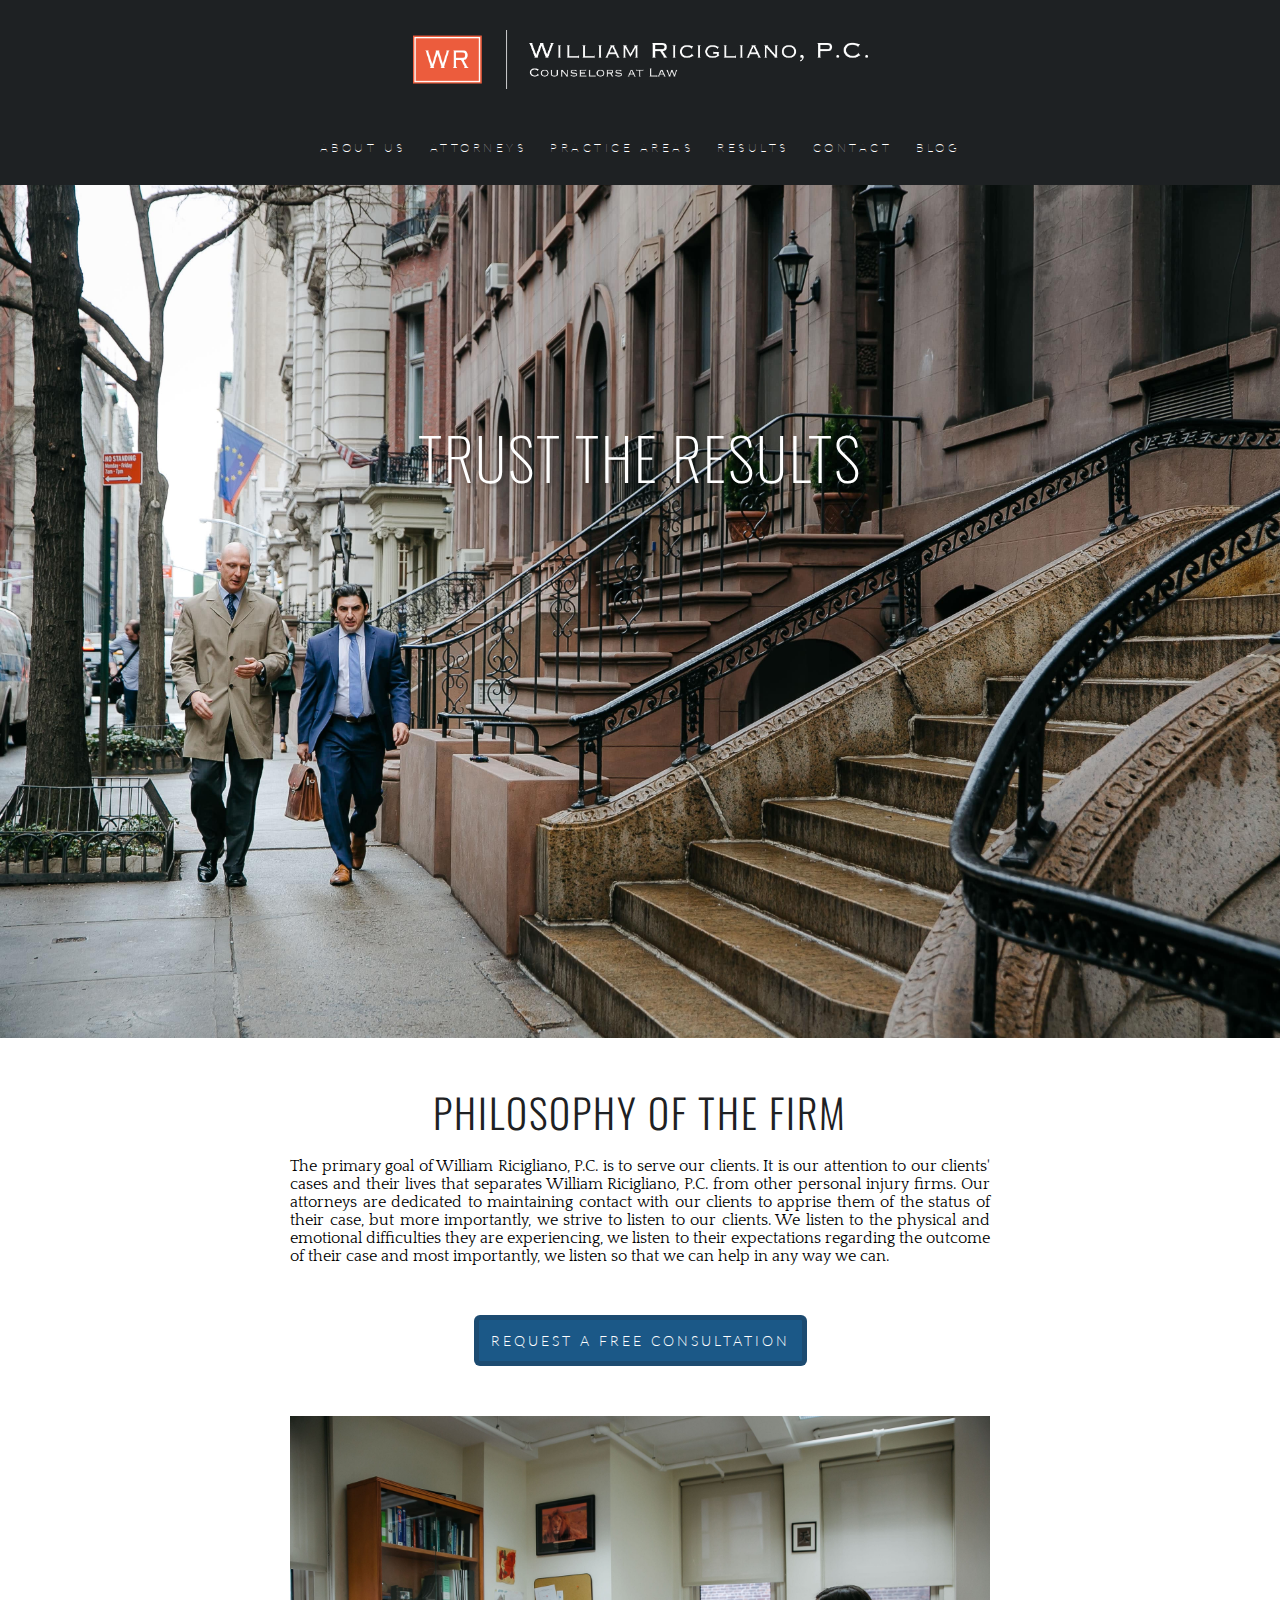
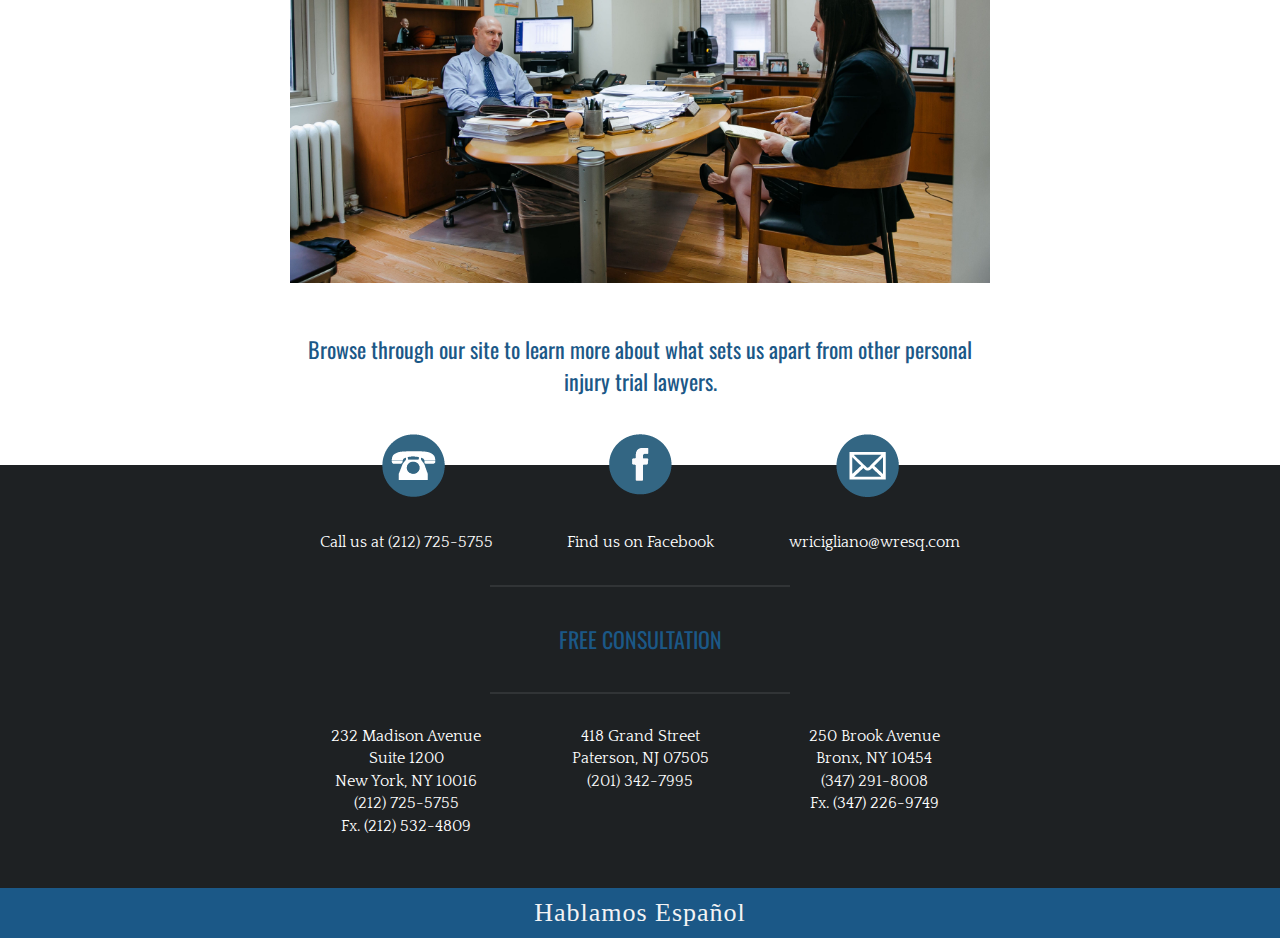
<file: index.html>
<!DOCTYPE html>
	<head>
		<link rel="stylesheet" href="style.css">
		<link rel="shortcut icon" href="imgs/favicon.ico" type="image/x-icon" />
		<script src="https://ajax.googleapis.com/ajax/libs/jquery/2.2.0/jquery.min.js"></script>
		<script type="text/javascript">
			function googleTranslateElementInit() {
			new google.translate.TranslateElement({pageLanguage: 'en', layout: google.translate.TranslateElement.FloatPosition.TOP_LEFT}, 'google_translate_element');
			}
			</script><script type="text/javascript" src="//translate.google.com/translate_a/element.js?cb=googleTranslateElementInit">
		</script>
		<script src="app.js"></script>
		<script>
		  (function(i,s,o,g,r,a,m){i['GoogleAnalyticsObject']=r;i[r]=i[r]||function(){
		  (i[r].q=i[r].q||[]).push(arguments)},i[r].l=1*new Date();a=s.createElement(o),
		  m=s.getElementsByTagName(o)[0];a.async=1;a.src=g;m.parentNode.insertBefore(a,m)
		  })(window,document,'script','https://www.google-analytics.com/analytics.js','ga');

		  ga('create', 'UA-81611781-1', 'auto');
		  ga('send', 'pageview');

		</script>
		<meta name="viewport" content="width=device-width, initial-scale=1">
		<title>William Ricigliano, P.C. | New York Personal Injury Attorney | Practicing in New York and New Jersey</title>
		<meta name="description" content="William Ricigliano, personal injury attorney in Manhattan, New York, counsels victims in auto accidents, liquor liability, construction accidents, product liability, construction accidents, and medical malpractice. Contact our attorneys serving the New York / New Jersey area today.">
		<meta name="keywords" content="personal injury, nyc, attorney, manhattan, new york, william ricigliano, construction accidents, labor law, wrongful death, suv rollovers, car crash, automotive defects, product liability, auto accidents, trucking accident, fall downs, negligence, medical malpractice, lawsuits, elevator accidents, pain and suffering, lost earnings, medical expenses, police brutality, attorney new york, head injury attorney, new york personal injury lawyer, personal injury attorney, accident attorney, injury lawyers manhattan, attorney paterson nj, new jersey law firm, malpractice lawyers brooklyn, trial lawyers queens, accident lawyer new york, new york malpractice attorney, construction accident attorney, new jersey birth injury attorney">
	</head>
	<body id="home-page-body">
		<div id="google_translate_element"></div>
		<div class="responsive-nav">
			<div class="responsive-nav-inner">
				<a class="responsive-nav-links" href="about.html">ABOUT US</a>
				<a class="responsive-nav-links dropbtn" href="attorneys.html">ATTORNEYS</a>
				<a class="responsive-nav-links" href="practice_areas.html">PRACTICE AREAS</a>
				<a class="responsive-nav-links" href="results.html">RESULTS</a>
				<a class="responsive-nav-links" href="contact.html">CONTACT</a>
				<a class="responsive-nav-links" href="blog.html">BLOG</a>
			</div>
		</div>
		<header id="home-page-nav">
			<img id="home-page-logo" src="imgs/Wresqlogo-main.png" title="WRESQ Logo" alt="William Ricigliano Logo">
			<div class="hamburger-menu">
				<div></div>
				<div></div>
				<div></div>
			</div>
			<nav>
				<div class="nav-container">
					<a class="nav-links" href="about.html">ABOUT US</a>
					<div class="dropdown index-dropdown">
						<a class="nav-links dropbtn" href="attorneys.html">ATTORNEYS</a>
						  <div class="dropdown-content index-dropdown">
						    <a class="index-dropdown" href="attorneys.html#bill">William Ricigliano</a>
						    <a class="index-dropdown" href="attorneys.html#frank">Frank Filopei</a>
						    <a class="index-dropdown" href="attorneys.html#shanna">Shanna Bailey</a>
						    <a class="index-dropdown" href="attorneys.html#toni">Toni Nicolo</a>
						  </div>
					</div>
					<a class="nav-links" href="practice_areas.html">PRACTICE AREAS</a>
					<a class="nav-links" href="results.html">RESULTS</a>
					<a class="nav-links" href="contact.html">CONTACT</a>
					<a class="nav-links" href="blog.html">BLOG</a>
				</div>
			</nav>
		</header>
		<div class="lander-image-container">
			<img class="lander-image" src="imgs/lawfirm-8.jpg" alt="Bill and Frank">
			<div class="text-overlay-image-container">
				<h3 id="trust-the-results">Trust the Results</h3>
			</div>
		</div>

		<div id="lander-philosophy-box">
			<h6 class="defined-width-text">Philosophy of the Firm</h6>
			<p>
				The primary goal of William Ricigliano, P.C. is to serve our clients. It is our attention to our clients&#39; cases and their lives that separates William Ricigliano, P.C. from other personal injury firms. Our attorneys are dedicated to maintaining contact with our clients to apprise them of the status of their case, but more importantly, we strive to listen to our clients. We listen to the physical and emotional difficulties they are experiencing, we listen to their expectations regarding the outcome of their case and most importantly, we listen so that we can help in any way we can.
			</p>
			<div class="cta-box">
				<button class="cta-large-button" onclick="location.href='mailto:wricigliano@wresq.com'">
					<a href="mailto:wricigliano@wresq.com">REQUEST A FREE CONSULTATION</a>
				</button>
			</div>
		</div>
		<div class="lander-slideshow">
			<img src="imgs/lawfirm-1.jpg" alt="Wresq Photo">
			<img src="imgs/lawfirm-2.jpg" alt="Wresq Photo">
			<img src="imgs/lawfirm-3.jpg" alt="Wresq Photo">
			<img src="imgs/lawfirm-4.jpg" alt="Wresq Photo">
			<img src="imgs/lawfirm-5.jpg" alt="Wresq Photo">
			<img src="imgs/lawfirm-6-big.jpg" alt="Wresq Photo">
			<img src="imgs/lawfirm-7.jpg" alt="Wresq Photo">
			<img src="imgs/lawfirm-8.jpg" alt="Wresq Photo">
		</div>
		<div id="lander-final-box">
			<h5 class="defined-width-text">Browse through our site to learn more about what sets us apart from other personal injury trial lawyers.</h5>
		</div>
		<footer class="index-footer">
			<div class="index-footer-icon-container">
				<a href="tel:+2127255755"><img class="footer-icons" src="imgs/phone-icon.png" alt="Phone Icon"></a>
				<a href="https://www.facebook.com/wresq/" target="_blank"><img class="footer-icons" src="imgs/fb-icon.png" alt="Facebook Icon"></a>
				<a href="mailto:wricigliano@Wresq.com"><img class="footer-icons" src="imgs/mail-icon.png" alt="Mail Icon"></a>
			</div>
			<div class="address-container">
				<p class="footer-address-line">Call us at <a class="footer-number" href="tel:+2127255755">(212) 725-5755</a></p>
				<a href="https://www.facebook.com/wresq/" target="_blank"><p class="footer-address-line">Find us on Facebook</p></a>
				<a href="mailto:wricigliano@wresq.com"><p class="footer-address-line">wricigliano@wresq.com</p></a>
			</div>
			<div class="thin-small-grey-divider-line"></div>
			<h5>FREE CONSULTATION</h5>
			<div class="thin-small-grey-divider-line"></div>
			<div class="address-container">
				<p class="footer-address-line footer-number">232 Madison Avenue<br>Suite 1200<br>New York, NY 10016<br><a class="footer-number" href="tel:+2127255755">(212) 725-5755</a><br>Fx. (212) 532-4809</p>
				<p class="footer-address-line footer-number">418 Grand Street<br>Paterson, NJ 07505<br><a class="footer-number" href="tel:+2013427995">(201) 342-7995</a></p>
				<p class="footer-address-line footer-number">250 Brook Avenue<br>Bronx, NY 10454<br><a class="footer-number" href="tel:+3472918008">(347) 291-8008</a><br>Fx. (347) 226-9749</p>
			</div>
			<div class="address-container">
				<h4>Hablamos Espa&ntilde;ol</h4>
			</div>
		</footer>
	</body>
</html>
</file>
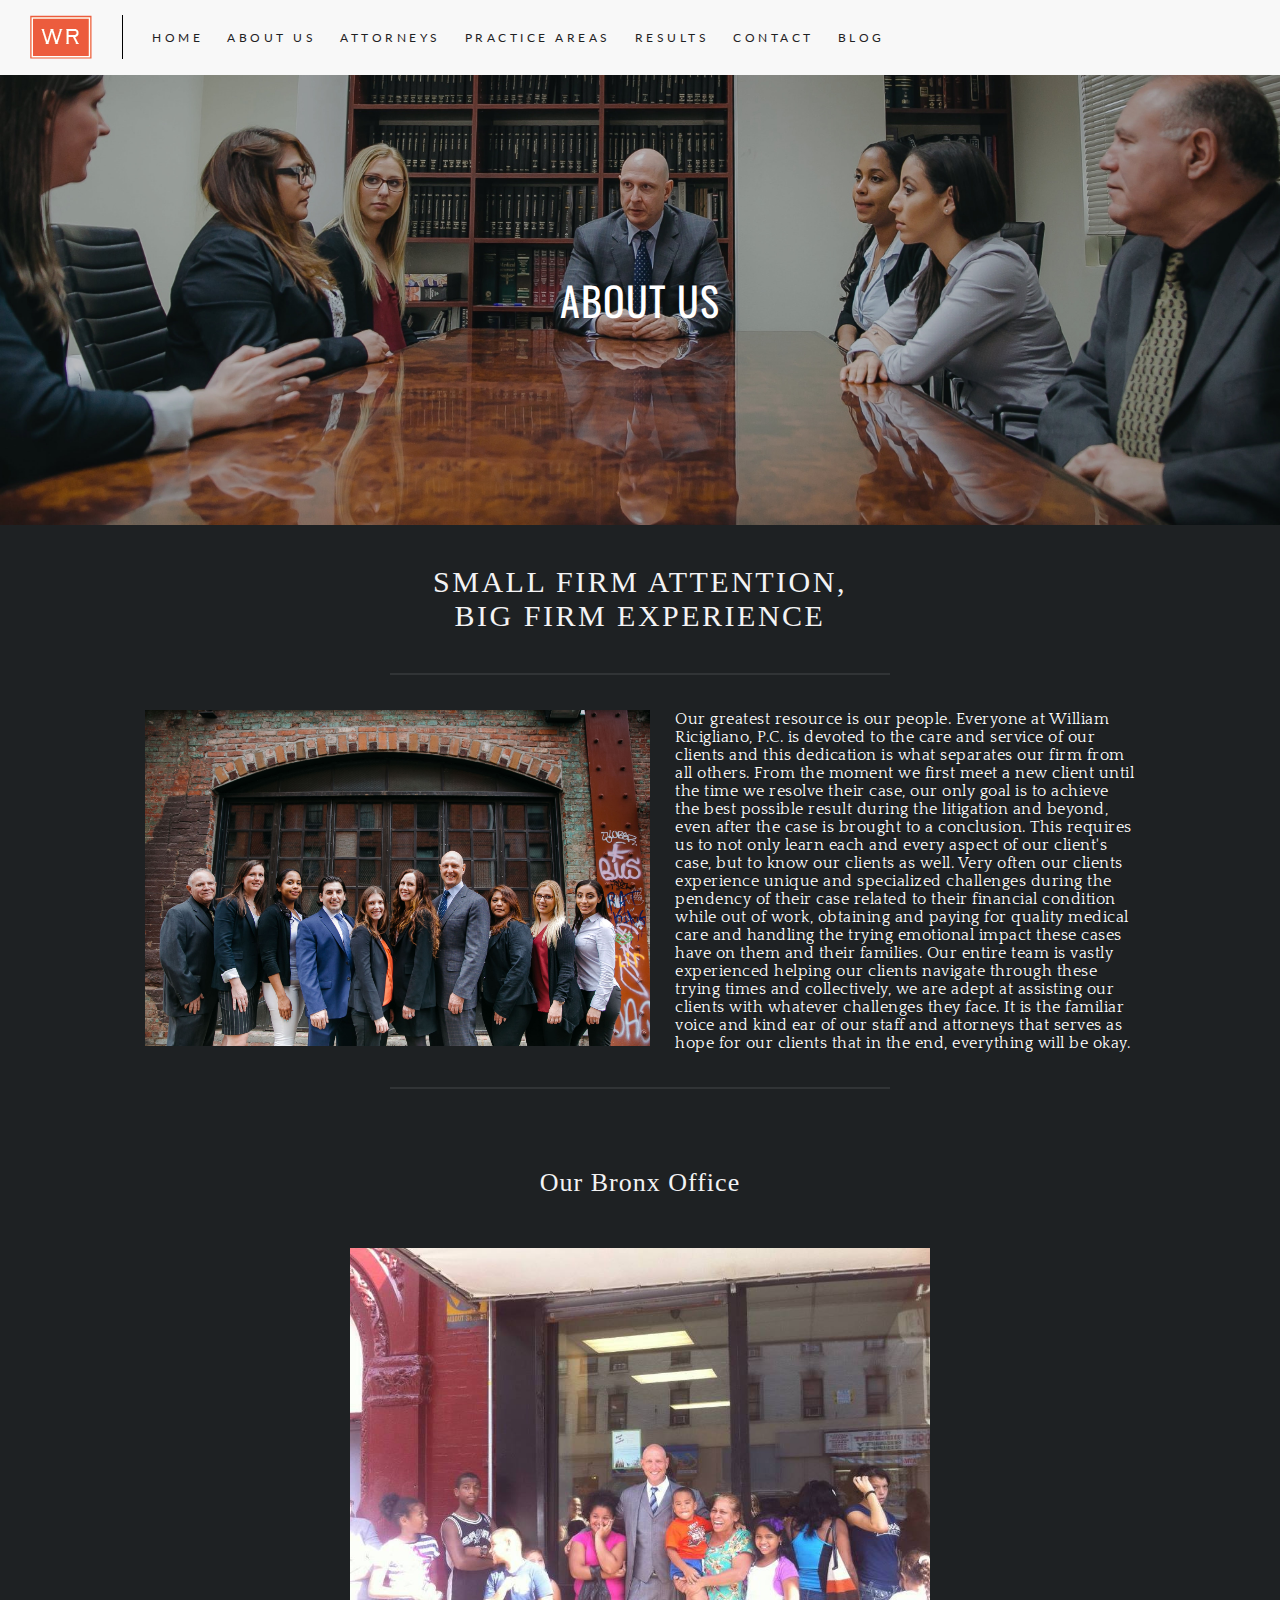
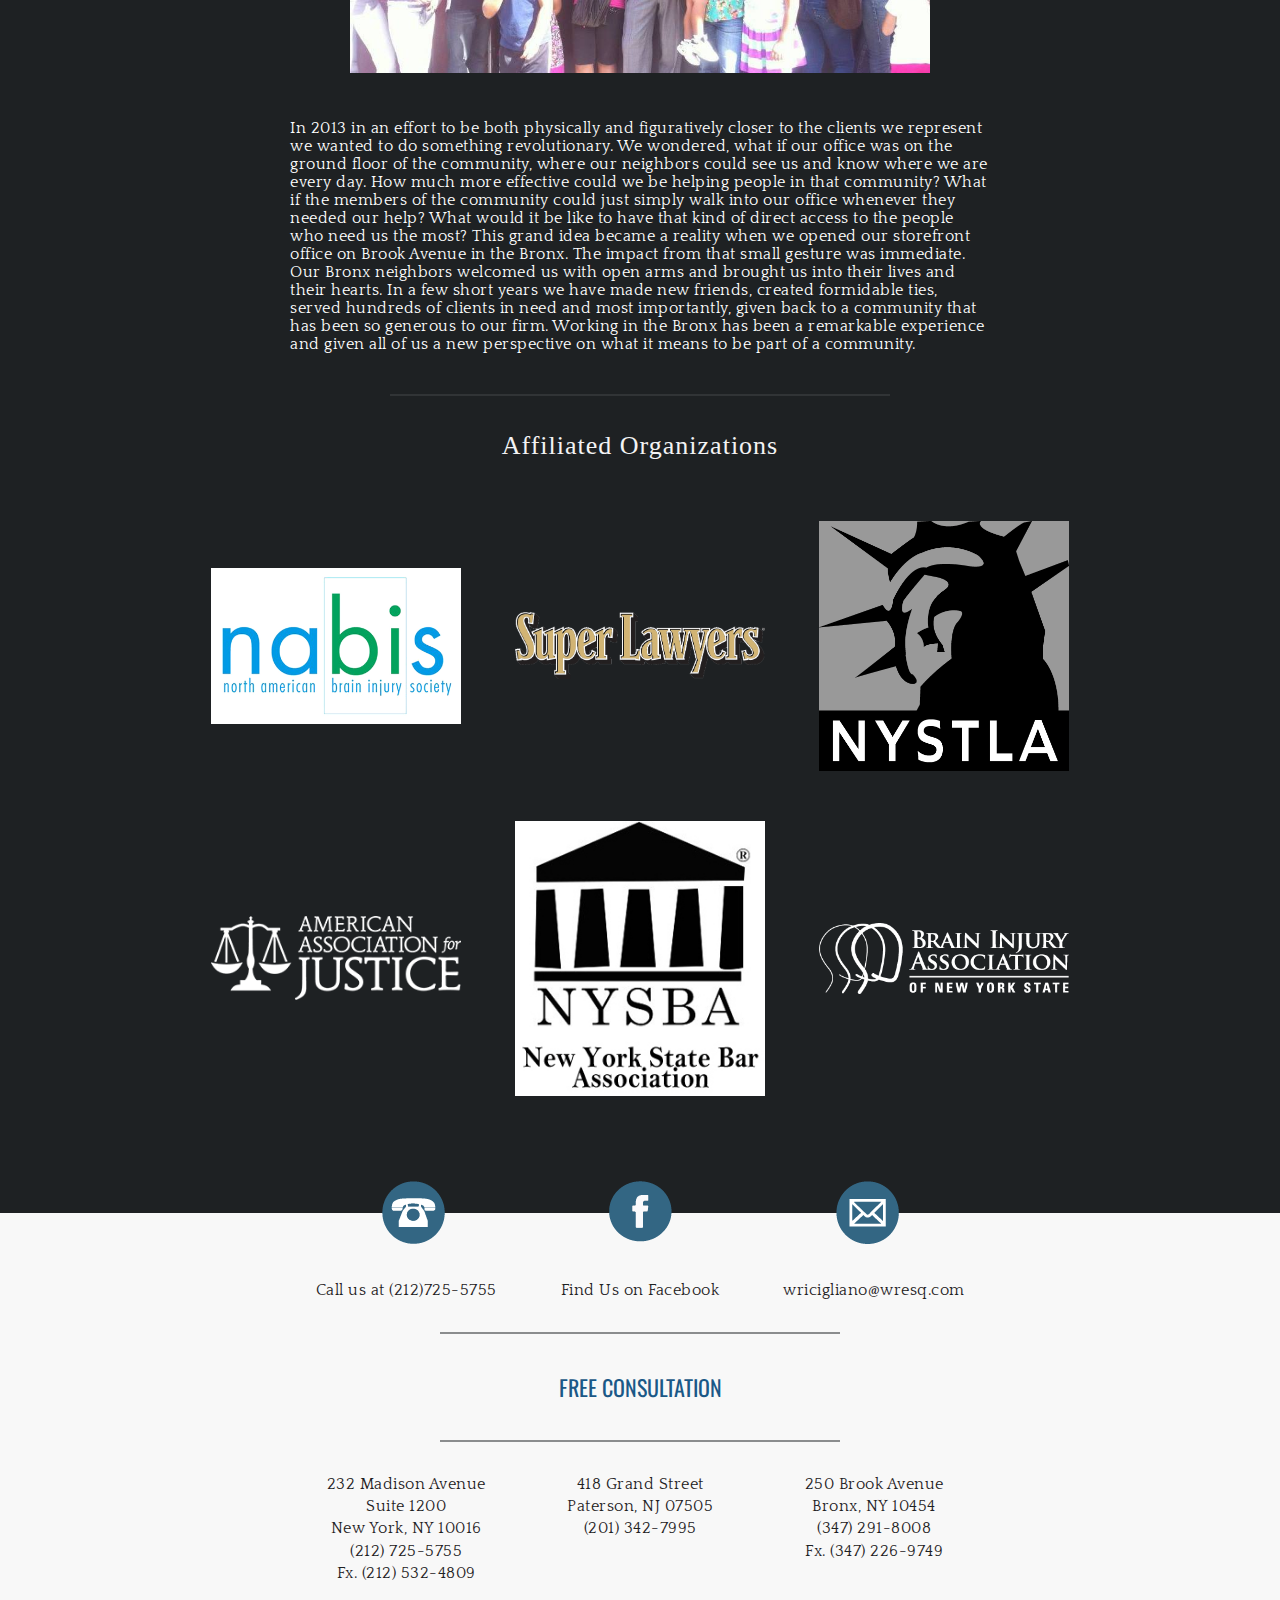
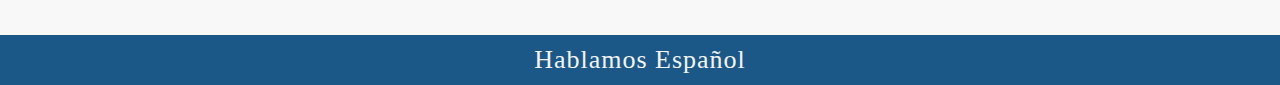
<file: about.html>
<!DOCTYPE html>
	<head>
		<link rel="stylesheet" href="style.css">
		<link rel="shortcut icon" href="imgs/favicon.ico" type="image/x-icon" />
		<script src="https://ajax.googleapis.com/ajax/libs/jquery/2.2.0/jquery.min.js"></script>
		<script type="text/javascript">
			function googleTranslateElementInit() {
			new google.translate.TranslateElement({pageLanguage: 'en', layout: google.translate.TranslateElement.FloatPosition.TOP_LEFT}, 'google_translate_element');
			}
			</script><script type="text/javascript" src="//translate.google.com/translate_a/element.js?cb=googleTranslateElementInit">
		</script>
		<script src="app.js"></script>
		<script>
		  (function(i,s,o,g,r,a,m){i['GoogleAnalyticsObject']=r;i[r]=i[r]||function(){
		  (i[r].q=i[r].q||[]).push(arguments)},i[r].l=1*new Date();a=s.createElement(o),
		  m=s.getElementsByTagName(o)[0];a.async=1;a.src=g;m.parentNode.insertBefore(a,m)
		  })(window,document,'script','https://www.google-analytics.com/analytics.js','ga');

		  ga('create', 'UA-81611781-1', 'auto');
		  ga('send', 'pageview');

		</script>
		<meta name="viewport" content="width=device-width, initial-scale=1">
		<title>William Ricigliano, P.C. | New York Personal Injury Attorney | Practicing in New York and New Jersey</title>
		<meta name="description" content="William Ricigliano, personal injury attorney in Manhattan, New York, counsels victims in auto accidents, liquor liability, construction accidents, product liability, construction accidents, and medical malpractice. Contact our attorney serving the New York / New Jersey area today.">
		<meta name="keywords" content="personal injury, nyc, attorney, manhattan, new york, william ricigliano, construction accidents, labor law, wrongful death, suv rollovers, car crash, automotive defects, product liability, auto accidents, trucking accident, fall downs, negligence, medical malpractice, lawsuits, elevator accidents, pain and suffering, lost earnings, medical expenses, police brutality, attorney new york, head injury attorney, new york personal injury lawyer, personal injury attorney, accident attorney, injury lawyers manhattan, attorney paterson nj, new jersey law firm, malpractice lawyers brooklyn, trial lawyers queens, accident lawyer new york, new york malpractice attorney, construction accident attorney, new jersey birth injury attorney">
	</head>
	<body class="non-lander-body">
		<div class="responsive-nav">
			<div class="responsive-nav-inner">
				<a class="responsive-nav-links" href="index.html">HOME</a>
				<a class="responsive-nav-links" href="about.html">ABOUT US</a>
				<a class="responsive-nav-links dropbtn" href="attorneys.html">ATTORNEYS</a>
				<a class="responsive-nav-links" href="practice_areas.html">PRACTICE AREAS</a>
				<a class="responsive-nav-links" href="results.html">RESULTS</a>
				<a class="responsive-nav-links" href="contact.html">CONTACT</a>
				<a class="responsive-nav-links" href="blog.html">BLOG</a>
			</div>
		</div>
		<header class="non-index-header">
			<a class="logo-link" href="index.html"><img id="header-logo" src="imgs/wr-nav-logo.png" alt="WR Logo"></a>
			<div class="alternate-hamburger-menu">
				<div></div>
				<div></div>
				<div></div>
			</div>
			<nav class="alternate-nav">
				<div class="nav-links-container">
					<a class="nav-links" href="index.html">HOME</a>
					<a class="nav-links" href="about.html">ABOUT US</a>
					<div class="dropdown">
						<a class="nav-links dropbtn" href="attorneys.html">ATTORNEYS</a>
						  <div class="dropdown-content">
						    <a href="attorneys.html#bill">William Ricigliano</a>
						    <a href="attorneys.html#frank">Frank Filopei</a>
						    <a href="attorneys.html#shanna">Shanna Bailey</a>
						    <a href="attorneys.html#toni">Toni Nicolo</a>
						  </div>
					</div>
					<a class="nav-links" href="practice_areas.html">PRACTICE AREAS</a>
					<a class="nav-links" href="results.html">RESULTS</a>
					<a class="nav-links" href="contact.html">CONTACT</a>
					<a class="nav-links" href="blog.html">BLOG</a>
				</div>
			</nav>
		</header>
		<div class="non-homepage-lander-image-container">
			<img class="non-homepage-image about-image" id="about-lander-img" src="imgs/lawfirm-6.jpg" alt="Sample Image">
			<div class="non-lander-text-overlay-container">
				<h3 class="center">About Us</h3>
			</div>
		</div>
		
		<h4 class="center-text defined-width-text" id="about-trust">Small firm attention,<br> big firm experience</h4>
		<div class="thin-large-grey-divider-line"></div>
		<div class="about-paragraph-1">
			<img src="imgs/lawfirm-81.jpg" alt="Ricigliano Staff Photo">
			<p>
				Our greatest resource is our people.  Everyone at William Ricigliano, P.C. is devoted to the care and service of our clients and this dedication is what separates our firm from all others.  From the moment we first meet a new client until the time we resolve their case, our only goal is to achieve the best possible result during the litigation and beyond, even after the case is brought to a conclusion.  This requires us to not only learn each and every aspect of our client&#39;s case, but to know our clients as well.  Very often our clients experience unique and specialized challenges during the pendency of their case related to their financial condition while out of work, obtaining and paying for quality medical care and handling the trying emotional impact these cases have on them and their families.  Our entire team is vastly experienced helping our clients navigate through these trying times and collectively, we are adept at assisting our clients with whatever challenges they face.  It is the familiar voice and kind ear of our staff and attorneys that serves as hope for our clients that in the end, everything will be okay.
			</p>
		</div>
		<div class="thin-large-grey-divider-line"></div>

		<div class="twenty-spacer"></div>
		<div class="twenty-spacer"></div>

		<h4 class="center-text defined-width-text">Our Bronx Office</h4>
		<div id="slideshow-text-container">
			<div class="about-slideshow">
				<img src="imgs/bronx1.jpg" alt="Wresq Bronx Office">
				<img src="imgs/bronx2.jpg" alt="Wresq Bronx Office">
				<img src="imgs/bronx3.jpg" alt="Wresq Bronx Office">
				<img src="imgs/bronx4.jpg" alt="Wresq Bronx Office">
				<img src="imgs/bronx5.jpg" alt="Wresq Bronx Office">
				<img src="imgs/bronx6.jpg" alt="Wresq Bronx Office">
			</div>
			<div class="twenty-spacer"></div>
			<p class="defined-width-text centered-text">
				In 2013 in an effort to be both physically and figuratively closer to the clients we represent we wanted to do something revolutionary.  We wondered, what if our office was on the ground floor of the community, where our neighbors could see us and know where we are every day.  How much more effective could we be helping people in that community?  What if the members of the community could just simply walk into our office whenever they needed our help?  What would it be like to have that kind of direct access to the people who need us the most?  This grand idea became a reality when we opened our storefront office on Brook Avenue in the Bronx.  The impact from that small gesture was immediate.  Our Bronx neighbors welcomed us with open arms and brought us into their lives and their hearts.  In a few short years we have made new friends, created formidable ties, served hundreds of clients in need and most importantly, given back to a community that has been so generous to our firm.  Working in the Bronx has been a remarkable experience and given all of us a new perspective on what it means to be  part of a community. 
			</p>
			<div class="twenty-spacer"></div>
		</div>
		<div class="thin-large-grey-divider-line"></div>

		<div id="about-orgz-box">
			<h4 class="center-text">Affiliated Organizations</h4>
			<img src="imgs/NABIS-logo.jpg" title="North American Brain Injury Society" alt="Nabis Logo">
			<img src="imgs/SuperLawyers_logo.png" title="Super Lawyers Logo" alt="Super Lawyers Logo">
			<img src="imgs/nystla-logo.png" title="New York State Trial Lawyers Association" alt="New York State Trial Lawyers Association Logo">
			<img src="imgs/AAJ-logo.png" title="American Association for Justice" alt="American Association for Justice Logo">
			<img src="imgs/NYSBA-logo.jpg" title="New York State Bar Association" alt="New York State Bar Association Logo">
			<img src="imgs/BIANY-logo.png" title="Brain Injury Association of New York State" alt="Brain Injury Association of New York State Logo">
		</div>
		
		<div class="twenty-spacer"></div>
		<div class="twenty-spacer"></div>
		<div class="twenty-spacer"></div>

		<footer class="non-index-footer">
			<div class="footer-icon-container">
				<a href="tel:+2127255755"><img class="footer-icons" src="imgs/phone-icon.png" alt="Phone Icon"></a>
				<a href="https://www.facebook.com/wresq/" target="_blank"><img class="footer-icons" src="imgs/fb-icon.png" alt="Facebook Icon"></a>
				<a href="mailto:wricigliano@Wresq.com"><img class="footer-icons" src="imgs/mail-icon.png" alt="Mail Icon"></a>
			</div>
			<div class="address-container">
				<p class="footer-address-line">Call us at <a class="non-index-footer-num" href="tel:+2127255755">(212)725-5755</a></p>
				<a href="https://www.facebook.com/wresq/" target="_blank"><p class="footer-address-line">Find Us on Facebook</p></a>
				<a href="mailto:wricigliano@Wresq.com"><p class="footer-address-line">wricigliano@wresq.com</p></a>
			</div>
			<div class="dkgray-divider-line"></div>
			<h5>FREE CONSULTATION</h5>
			<div class="dkgray-divider-line"></div>
			<div class="address-container">
				<p class="footer-address-line non-index-footer-num">232 Madison Avenue<br>Suite 1200<br>New York, NY 10016<br><a class="non-index-footer-num" href="tel:+2127255755">(212) 725-5755</a><br>Fx. (212) 532-4809</p>
				<p class="footer-address-line non-index-footer-num">418 Grand Street<br>Paterson, NJ 07505<br><a class="non-index-footer-num" href="tel:+2013427995">(201) 342-7995</a></p>		
				<p class="footer-address-line non-index-footer-num">250 Brook Avenue<br>Bronx, NY 10454<br><a class="non-index-footer-num" href="tel:+3472918008">(347) 291-8008</a><br>Fx. (347) 226-9749</p>
			</div>
			<div class="address-container">
				<h4>Hablamos Espa&ntilde;ol</h4>
			</div>
		</footer>
	</body>
</html>
</file>
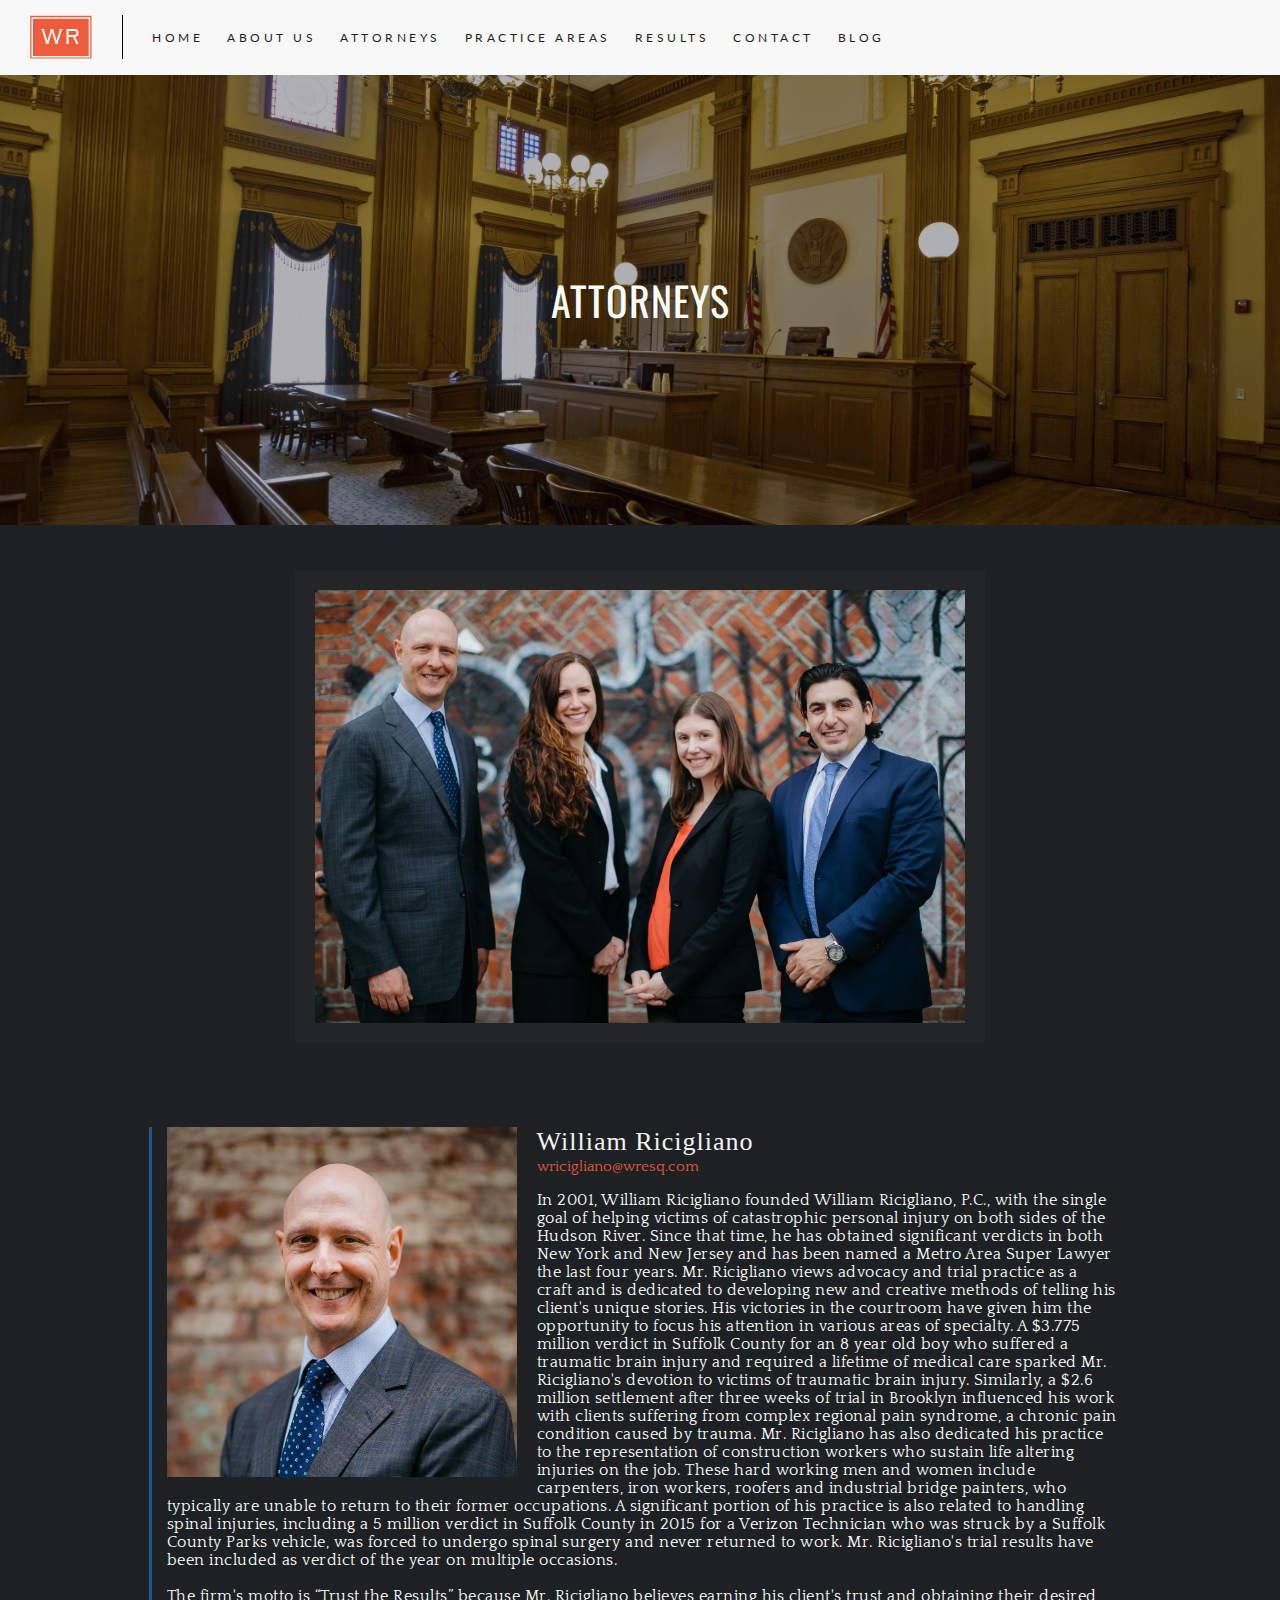
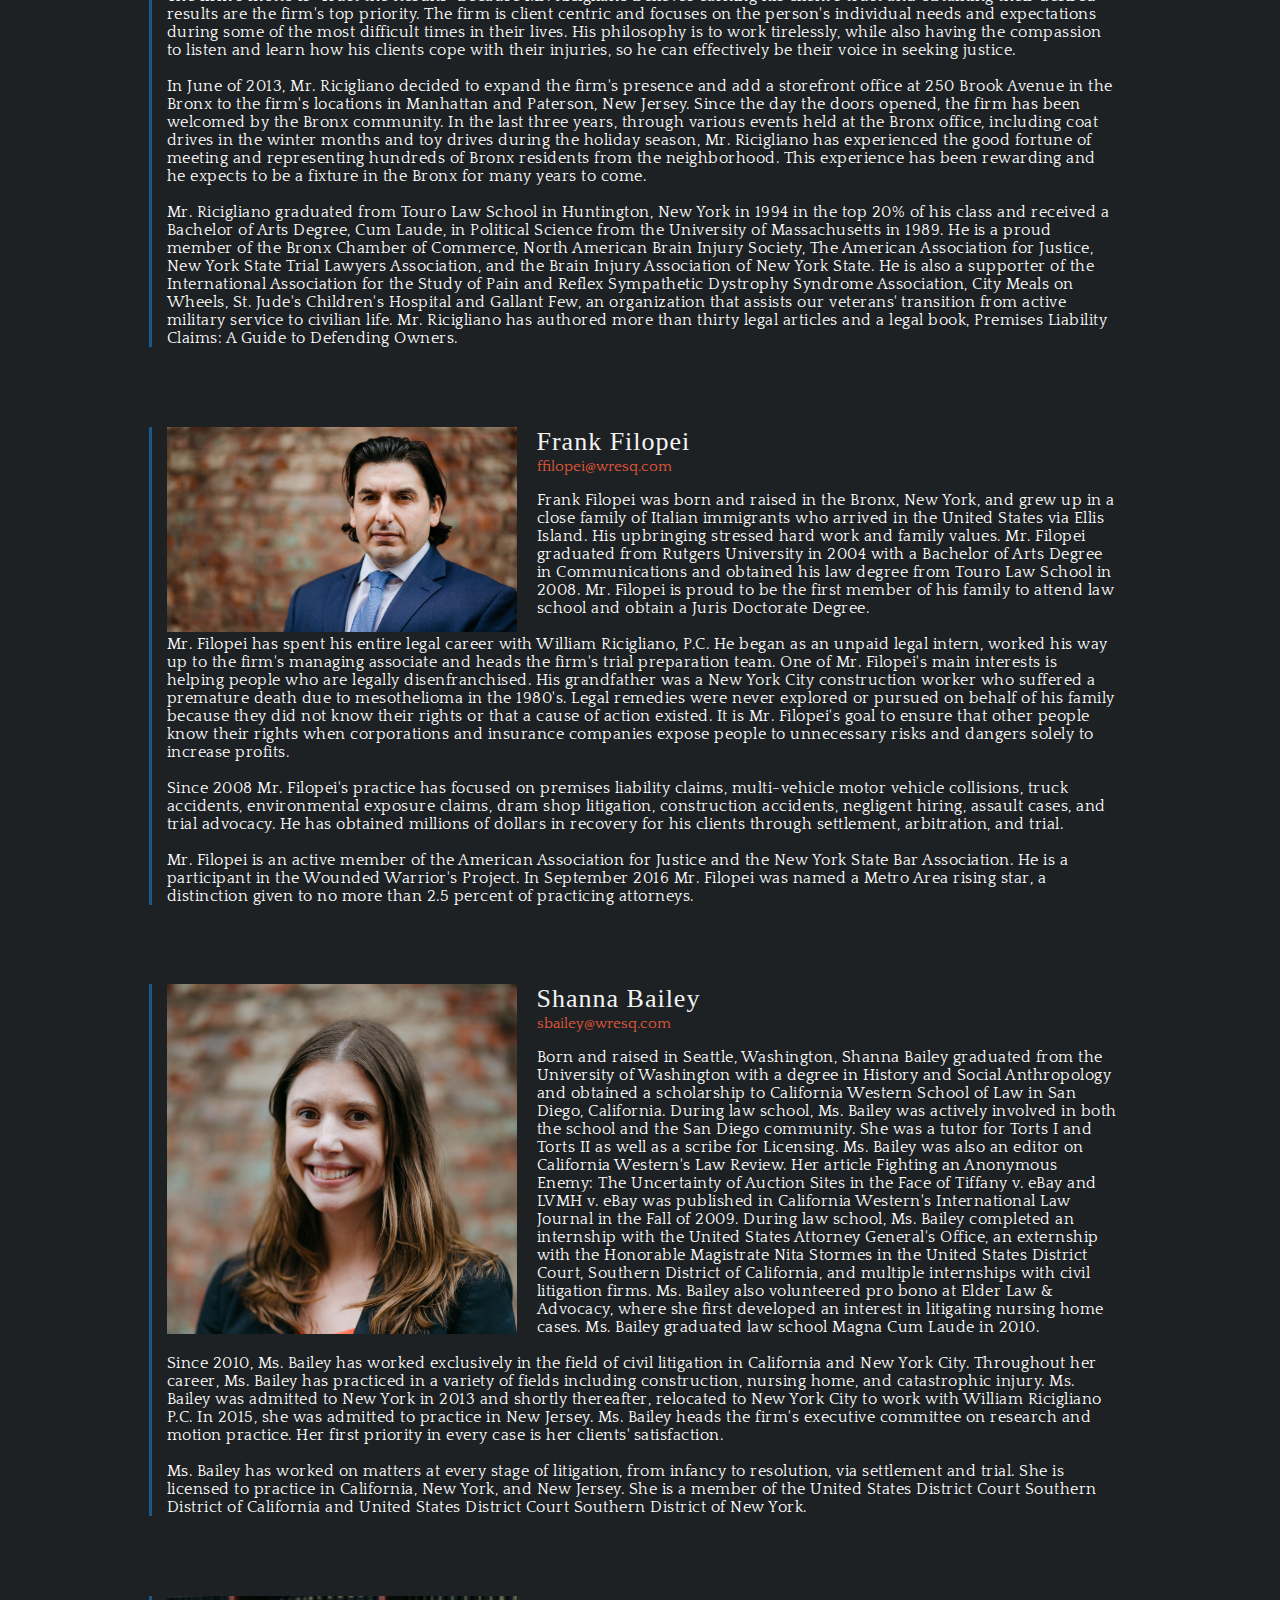
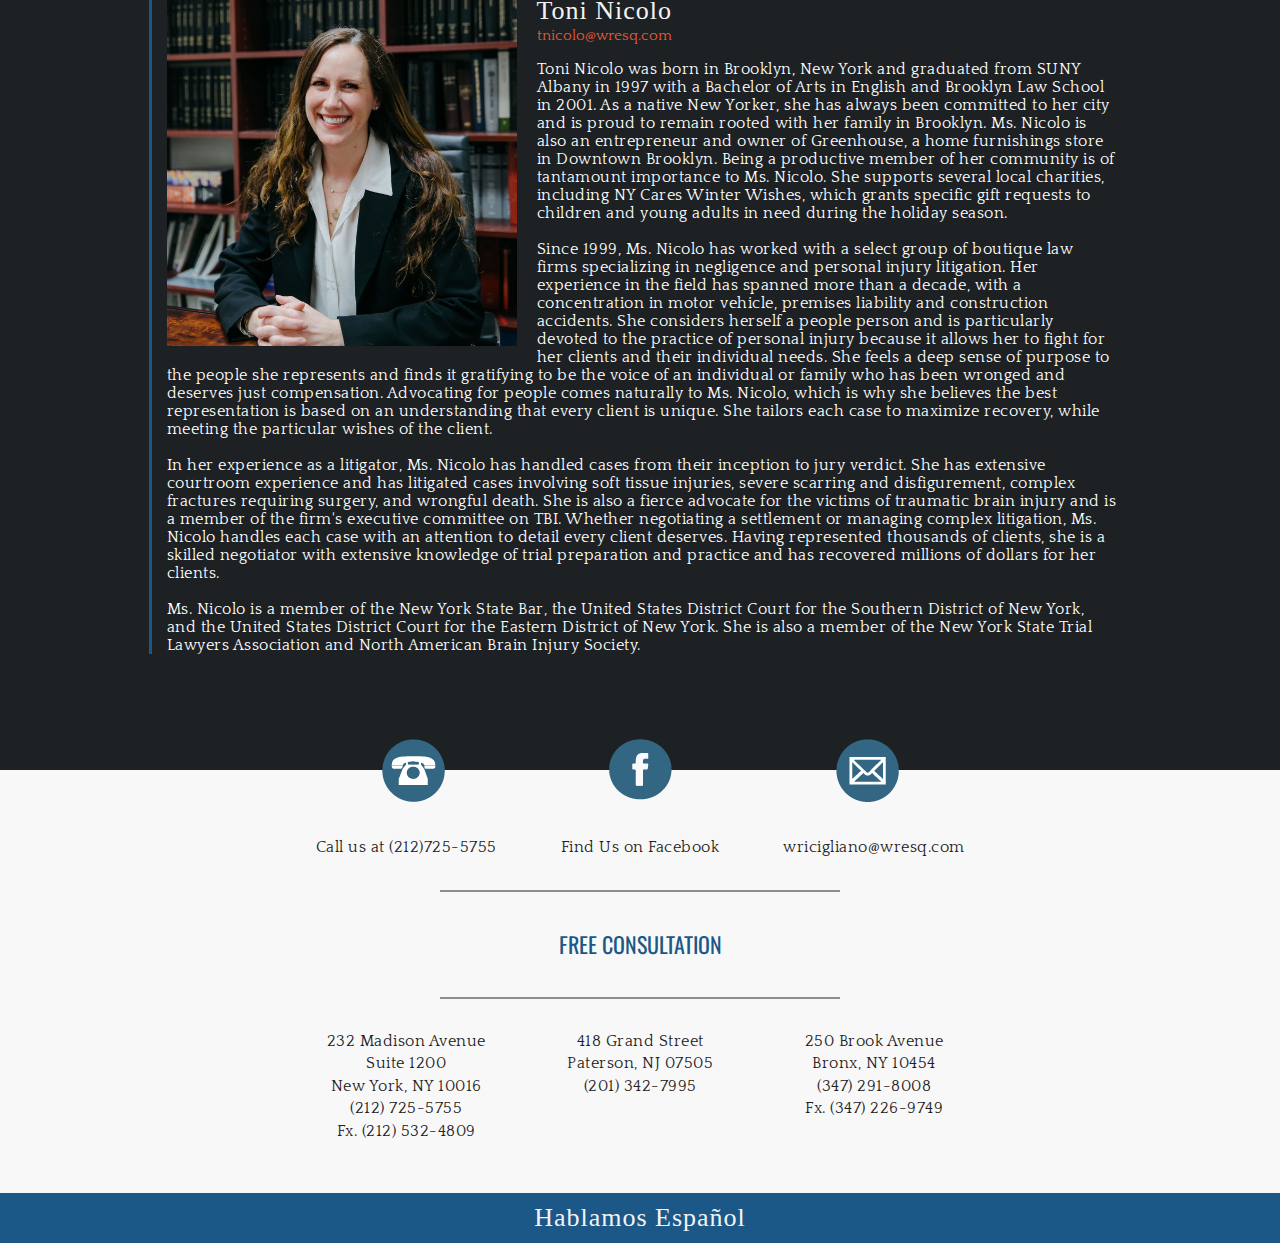
<file: attorneys.html>
<!DOCTYPE html>
	<head>
		<link rel="stylesheet" href="style.css">
		<link rel="shortcut icon" href="imgs/favicon.ico" type="image/x-icon" />
		<script src="https://ajax.googleapis.com/ajax/libs/jquery/2.2.0/jquery.min.js"></script>
		<script type="text/javascript">
			function googleTranslateElementInit() {
			new google.translate.TranslateElement({pageLanguage: 'en', layout: google.translate.TranslateElement.FloatPosition.TOP_LEFT}, 'google_translate_element');
			}
			</script><script type="text/javascript" src="//translate.google.com/translate_a/element.js?cb=googleTranslateElementInit">
		</script>
		<script src="app.js"></script>
		<script>
		  (function(i,s,o,g,r,a,m){i['GoogleAnalyticsObject']=r;i[r]=i[r]||function(){
		  (i[r].q=i[r].q||[]).push(arguments)},i[r].l=1*new Date();a=s.createElement(o),
		  m=s.getElementsByTagName(o)[0];a.async=1;a.src=g;m.parentNode.insertBefore(a,m)
		  })(window,document,'script','https://www.google-analytics.com/analytics.js','ga');

		  ga('create', 'UA-81611781-1', 'auto');
		  ga('send', 'pageview');

		</script>
		<meta name="viewport" content="width=device-width, initial-scale=1">
		<title>William Ricigliano, P.C. | New York Personal Injury Attorney | Practicing in New York and New Jersey</title>
		<meta name="description" content="William Ricigliano, personal injury attorney in Manhattan, New York, counsels victims in auto accidents, liquor liability, construction accidents, product liability, construction accidents, and medical malpractice. Contact our attorney serving the New York / New Jersey area today.">
		<meta name="keywords" content="personal injury, nyc, attorney, manhattan, new york, william ricigliano, construction accidents, labor law, wrongful death, suv rollovers, car crash, automotive defects, product liability, auto accidents, trucking accident, fall downs, negligence, medical malpractice, lawsuits, elevator accidents, pain and suffering, lost earnings, medical expenses, police brutality, attorney new york, head injury attorney, new york personal injury lawyer, personal injury attorney, accident attorney, injury lawyers manhattan, attorney paterson nj, new jersey law firm, malpractice lawyers brooklyn, trial lawyers queens, accident lawyer new york, new york malpractice attorney, construction accident attorney, new jersey birth injury attorney">
	</head>
	<body class="non-lander-body">
		<div class="responsive-nav">
			<div class="responsive-nav-inner">
				<a class="responsive-nav-links" href="index.html">HOME</a>
				<a class="responsive-nav-links" href="about.html">ABOUT US</a>
				<a class="responsive-nav-links dropbtn" href="attorneys.html">ATTORNEYS</a>
				<a class="responsive-nav-links" href="practice_areas.html">PRACTICE AREAS</a>
				<a class="responsive-nav-links" href="results.html">RESULTS</a>
				<a class="responsive-nav-links" href="contact.html">CONTACT</a>
				<a class="responsive-nav-links" href="blog.html">BLOG</a>
			</div>
		</div>
		<header class="non-index-header">
			<a class="logo-link" href="index.html"><img id="header-logo" src="imgs/wr-nav-logo.png" alt="WR Logo"></a>
			<div class="alternate-hamburger-menu">
				<div></div>
				<div></div>
				<div></div>
			</div>
			<nav class="alternate-nav">
				<div class="nav-links-container">
					<a class="nav-links" href="index.html">HOME</a>
					<a class="nav-links" href="about.html">ABOUT US</a>
					<div class="dropdown">
						<a class="nav-links dropbtn" href="attorneys.html">ATTORNEYS</a>
						  <div class="dropdown-content">
						    <a href="attorneys.html#bill">William Ricigliano</a>
						    <a href="attorneys.html#frank">Frank Filopei</a>
						    <a href="attorneys.html#shanna">Shanna Bailey</a>
						    <a href="attorneys.html#toni">Toni Nicolo</a>
						  </div>
					</div>
					<a class="nav-links" href="practice_areas.html">PRACTICE AREAS</a>
					<a class="nav-links" href="results.html">RESULTS</a>
					<a class="nav-links" href="contact.html">CONTACT</a>
					<a class="nav-links" href="blog.html">BLOG</a>
				</div>
			</nav>
		</header>
		<div class="non-homepage-lander-image-container">
			<img class="non-homepage-image about-image" id="atty-lander-img" src="imgs/attorney-lander-photo.png" alt="Sample Image">
			<div class="non-lander-text-overlay-container">
				<h3 class="center">Attorneys</h3>
			</div>
		</div>
		<div class="twenty-spacer"></div>
		
		<div class="atty-photo-container">
			<img src="imgs/attorney-group-photo.jpg" alt="Attorney Group Photo" title="Attorney Group Photo">
		</div>

		<div class="twenty-spacer"></div>
		<div id="bill" class="attorney-container">
			<div class="attorney-inner-container">
				<div class="attorney-photo-container">
					<img class="attorney-photo" src="imgs/bill-photo.jpg" alt="William Ricigliano Bio Photo">
				</div>
				<h4>William Ricigliano</h4>
				<a class="atty-email" href="mailto:wricigliano@wresq.com">wricigliano@wresq.com</a>
				<p>
					In 2001, William Ricigliano founded William Ricigliano, P.C., with the single goal of helping victims of catastrophic personal injury on both sides of the Hudson River. Since that time, he has obtained significant verdicts in both New York and New Jersey and has been named a Metro Area Super Lawyer the last four years. Mr. Ricigliano views advocacy and trial practice as a craft and is dedicated to developing new and creative methods of telling his client&#39;s unique stories. His victories in the courtroom have given him the opportunity to focus his attention in various areas of specialty. A $3.775 million verdict in Suffolk County for an 8 year old boy who suffered a traumatic brain injury and required a lifetime of medical care sparked Mr. Ricigliano&#39;s devotion to victims of traumatic brain injury. Similarly, a $2.6 million settlement after three weeks of trial in Brooklyn influenced his work with clients suffering from complex regional pain syndrome, a chronic pain condition caused by trauma. Mr. Ricigliano has also dedicated his practice to the representation of construction workers who sustain life altering injuries on the job. These hard working men and women include carpenters, iron workers, roofers and industrial bridge painters, who typically are unable to return to their former occupations. A significant portion of his practice is also related to handling spinal injuries, including a 5 million verdict in Suffolk County in 2015 for a Verizon Technician who was struck by a Suffolk County Parks vehicle, was forced to undergo spinal surgery and never returned to work. Mr. Ricigliano&#39;s trial results have been included as verdict of the year on multiple occasions.
					<br><br>
					The firm&#39;s motto is &ldquo;Trust the Results&rdquo; because Mr. Ricigliano believes earning his client&#39;s trust and obtaining their desired results are the firm&#39;s top priority. The firm is client centric and focuses on the person&#39;s individual needs and expectations during some of the most difficult times in their lives. His philosophy is to work tirelessly, while also having the compassion to listen and learn how his clients cope with their injuries, so he can effectively be their voice in seeking justice.
					<br><br>
					In June of 2013, Mr. Ricigliano decided to expand the firm&#39;s presence and add a storefront office at 250 Brook Avenue in the Bronx to the firm&#39;s locations in Manhattan and Paterson, New Jersey. Since the day the doors opened, the firm has been welcomed by the Bronx community. In the last three years, through various events held at the Bronx office, including coat drives in the winter months and toy drives during the holiday season, Mr. Ricigliano has experienced the good fortune of meeting and representing hundreds of Bronx residents from the neighborhood. This experience has been rewarding and he expects to be a fixture in the Bronx for many years to come.
					<br><br>
					Mr. Ricigliano graduated from Touro Law School in Huntington, New York in 1994 in the top 20% of his class and received a Bachelor of Arts Degree, Cum Laude, in Political Science from the University of Massachusetts in 1989. He is a proud member of the Bronx Chamber of Commerce, North American Brain Injury Society, The American Association for Justice, New York State Trial Lawyers Association, and the Brain Injury Association of New York State. He is also a supporter of the International Association for the Study of Pain and Reflex Sympathetic Dystrophy Syndrome Association, City Meals on Wheels, St. Jude&#39;s Children&#39;s Hospital and Gallant Few, an organization that assists our veterans&#39; transition from active military service to civilian life. Mr. Ricigliano has authored more than thirty legal articles and a legal book, Premises Liability Claims: A Guide to Defending Owners.
				</p>
			</div>
		</div>
		<div class="twenty-spacer"></div>
		<div id="frank" class="attorney-container">
			<div class="attorney-inner-container">
				<div class="attorney-photo-container">
					<img class="attorney-photo" src="imgs/frank-photo.jpeg" alt="Frank Filopei Bio Photo">
				</div>
				<h4>Frank Filopei</h4>
				<a class="atty-email" href="mailto:ffilopei@wresq.com">ffilopei@wresq.com</a>
				<p>
					Frank Filopei was born and raised in the Bronx, New York, and  grew up in a close family of Italian immigrants who arrived in the United States via Ellis Island. His upbringing stressed hard work and family values.  Mr. Filopei graduated from Rutgers University in 2004 with a Bachelor of Arts Degree in Communications and obtained his law degree from Touro Law School in 2008. Mr. Filopei is proud to be the first member of his family to attend law school and obtain a Juris Doctorate Degree.
				<br><br>
					Mr. Filopei has spent his entire legal career with William Ricigliano, P.C. He began as an unpaid legal intern, worked his way up to the firm&#39;s managing associate and heads the firm&#39;s trial preparation team. One of Mr. Filopei&#39;s main interests is helping people who are legally disenfranchised. His grandfather was a New York City construction worker who suffered a premature death due to mesothelioma in the 1980&#39;s. Legal remedies were never explored or pursued on behalf of his family because they did not know their rights or that a cause of action existed. It is Mr. Filopei&#39;s goal to ensure that other people know their rights when corporations and insurance companies expose people to unnecessary risks and dangers solely to increase profits. 
				<br><br>
					Since 2008 Mr. Filopei&#39;s practice has focused on premises liability claims, multi-vehicle motor vehicle collisions, truck accidents, environmental exposure claims, dram shop litigation, construction accidents, negligent hiring, assault cases, and trial advocacy. He has obtained millions of dollars in recovery for his clients through settlement, arbitration, and trial.
				<br><br>
					Mr. Filopei is an active member of the American Association for Justice and the New York State Bar Association. He is a participant in the Wounded Warrior&#39;s Project. In September 2016 Mr. Filopei was named a Metro Area rising star, a distinction given to no more than 2.5 percent of practicing attorneys.  
				</p>
			</div>
		</div>
		<div class="twenty-spacer"></div>
		<div id="shanna" class="attorney-container shanna">
			<div class="attorney-inner-container">
				<div class="attorney-photo-container">
					<img class="attorney-photo" src="imgs/shanna-photo.jpg" alt="Shanna Bailey Bio Photo">
				</div>
				<h4>Shanna Bailey</h4>
				<a class="atty-email" href="mailto:sbailey@wresq.com">sbailey@wresq.com</a>
				<p>
					Born and raised in Seattle, Washington, Shanna Bailey graduated from the University of Washington with a degree in History and Social Anthropology and obtained a scholarship to California Western School of Law in San Diego, California. During law school, Ms. Bailey was actively involved in both the school and the San Diego community. She was a tutor for Torts I and Torts II as well as a scribe for Licensing. Ms. Bailey was also an editor on California Western&#39;s Law Review. Her article Fighting an Anonymous Enemy: The Uncertainty of Auction Sites in the Face of Tiffany v. eBay and LVMH v. eBay was published in California Western&#39;s International Law Journal in the Fall of 2009. During law school, Ms. Bailey completed an internship with the United States Attorney General&#39;s Office, an externship with the Honorable Magistrate Nita Stormes in the United States District Court, Southern District of California, and multiple internships with civil litigation firms. Ms. Bailey also volunteered pro bono at Elder Law &amp; Advocacy, where she first developed an  interest in litigating nursing home cases. Ms. Bailey graduated  law school Magna Cum Laude in 2010.
				<br><br>
					Since 2010, Ms. Bailey has worked exclusively in the field of civil litigation in California and New York City. Throughout her career, Ms. Bailey has practiced in a variety of fields including construction, nursing home, and catastrophic injury. Ms. Bailey was admitted to New York in 2013 and shortly thereafter, relocated to New York City to work with William Ricigliano P.C. In 2015, she was admitted to practice in New Jersey. Ms. Bailey heads the firm&#39;s executive committee on research and  motion practice. Her first priority in every case is her clients&#39; satisfaction.
				<br><br>
					Ms. Bailey has worked on matters at every stage of litigation, from infancy to resolution, via settlement and trial. She is licensed to practice in California, New York, and New Jersey. She is a member of the United States District Court Southern District of California and United States District Court Southern District of New York.
				</p>
			</div>
		</div>
		<div class="twenty-spacer"></div>
		<div id="toni" class="attorney-container toni">
			<div class="attorney-inner-container">
				<div class="attorney-photo-container">
					<img class="attorney-photo" src="imgs/toni-photo.jpg" alt="Toni Nicolo Bio Photo">
				</div>
				<h4>Toni Nicolo</h4>
				<a class="atty-email" href="mailto:tnicolo@wresq.com">tnicolo@wresq.com</a>
				<p>
					Toni Nicolo was born in Brooklyn, New York and graduated from SUNY Albany in 1997 with a Bachelor of Arts in English and Brooklyn Law School in 2001. As a native New Yorker, she has always been committed to her city and is proud to remain rooted with her family in Brooklyn. Ms. Nicolo is also an entrepreneur and owner of Greenhouse, a home furnishings store in Downtown Brooklyn. Being a productive member of her community is of tantamount importance to Ms. Nicolo. She supports several local charities, including NY Cares Winter Wishes, which grants specific gift requests to children and young adults in need during the holiday season.
				<br><br>
					Since 1999, Ms. Nicolo has worked with a select group of boutique law firms specializing in negligence and personal injury litigation.  Her experience in the field has spanned more than a decade, with a concentration in motor vehicle, premises liability and construction accidents.  She considers herself a people person and is particularly devoted to the practice of personal injury because it allows her to fight for her clients and their individual needs.  She feels a deep sense of purpose to the people she represents and finds it gratifying to be the voice of an individual or family who has been wronged and deserves just compensation.  Advocating for people comes naturally to Ms. Nicolo, which is why she believes the best representation is based on an understanding that every client is unique.  She tailors each case to maximize recovery, while meeting the particular wishes of the client.
				<br><br>  
					In her experience as a litigator, Ms. Nicolo has handled cases from their inception to jury verdict.  She has extensive courtroom experience and has litigated cases involving soft tissue injuries, severe scarring and disfigurement, complex fractures requiring surgery, and wrongful death.  She is also a fierce advocate for the victims of traumatic brain injury and is a member of the firm&#39;s executive committee on TBI.  Whether negotiating a settlement or managing complex litigation, Ms. Nicolo handles each case with an attention to detail every client deserves.  Having represented thousands of clients, she is a skilled negotiator with extensive knowledge of trial preparation and practice and has recovered millions of dollars for her clients.
				<br><br>
					Ms. Nicolo is a member of the New York State Bar, the United States District Court for the Southern District of New York, and the United States District Court for the Eastern District of New York.  She is also a member of the New York State Trial Lawyers Association and North American Brain Injury Society.
				</p>
			</div>
		</div>

		<div class="twenty-spacer"></div>
		<div class="twenty-spacer"></div>
		<div class="twenty-spacer"></div>

		<footer class="non-index-footer">
			<div class="footer-icon-container">
				<a href="tel:+2127255755"><img class="footer-icons" src="imgs/phone-icon.png" alt="Phone Icon"></a>
				<a href="https://www.facebook.com/wresq/" target="_blank"><img class="footer-icons" src="imgs/fb-icon.png" alt="Facebook Icon"></a>
				<a href="mailto:wricigliano@Wresq.com"><img class="footer-icons" src="imgs/mail-icon.png" alt="Mail Icon"></a>
			</div>
			<div class="address-container">
				<p class="footer-address-line">Call us at <a class="non-index-footer-num" href="tel:+2127255755">(212)725-5755</a></p>
				<a href="https://www.facebook.com/wresq/" target="_blank"><p class="footer-address-line">Find Us on Facebook</p></a>
				<a href="mailto:wricigliano@Wresq.com"><p class="footer-address-line">wricigliano@wresq.com</p></a>
			</div>
			<div class="dkgray-divider-line"></div>
			<h5>FREE CONSULTATION</h5>
			<div class="dkgray-divider-line"></div>
			<div class="address-container">
				<p class="footer-address-line non-index-footer-num">232 Madison Avenue<br>Suite 1200<br>New York, NY 10016<br><a class="non-index-footer-num" href="tel:+2127255755">(212) 725-5755</a><br>Fx. (212) 532-4809</p>
				<p class="footer-address-line non-index-footer-num">418 Grand Street<br>Paterson, NJ 07505<br><a class="non-index-footer-num" href="tel:+2013427995">(201) 342-7995</a></p>		
				<p class="footer-address-line non-index-footer-num">250 Brook Avenue<br>Bronx, NY 10454<br><a class="non-index-footer-num" href="tel:+3472918008">(347) 291-8008</a><br>Fx. (347) 226-9749</p>
			</div>
			<div class="address-container">
				<h4>Hablamos Espa&ntilde;ol</h4>
			</div>
		</footer>
	</body>
</html>
</file>
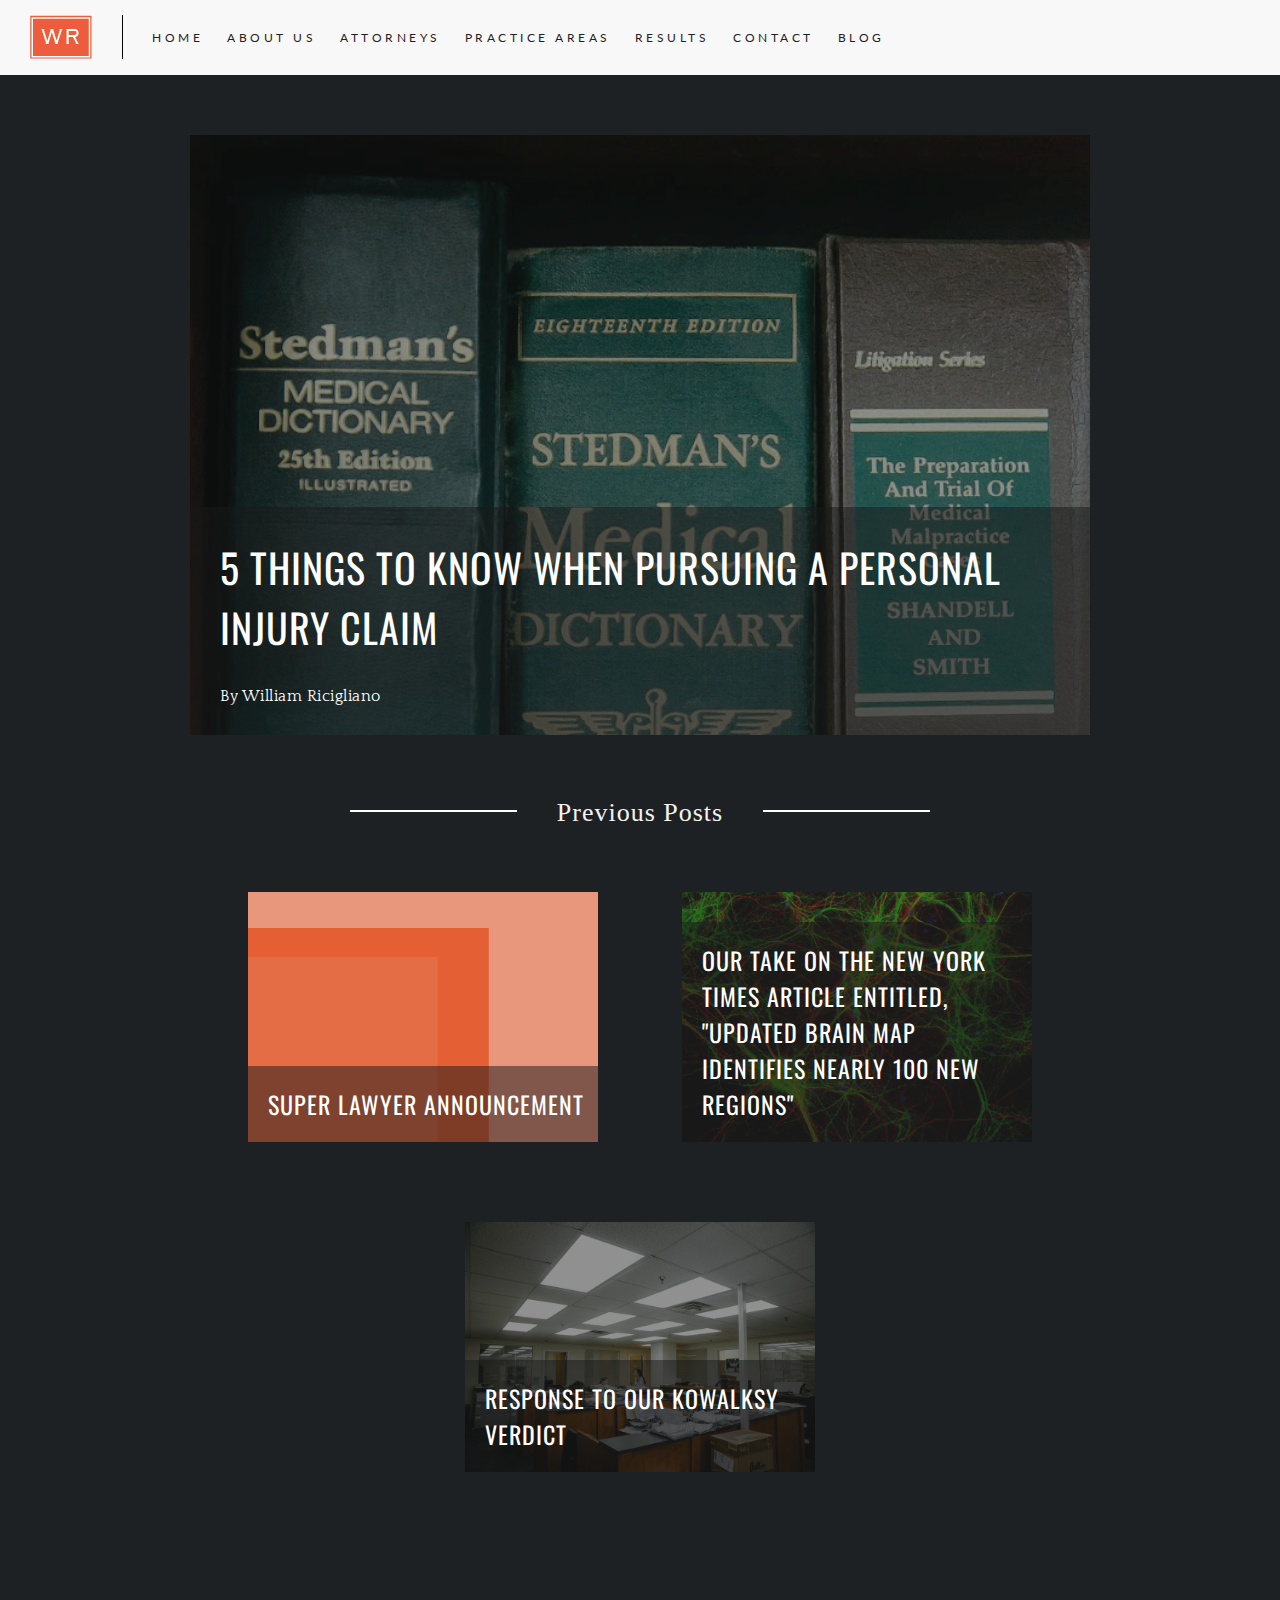
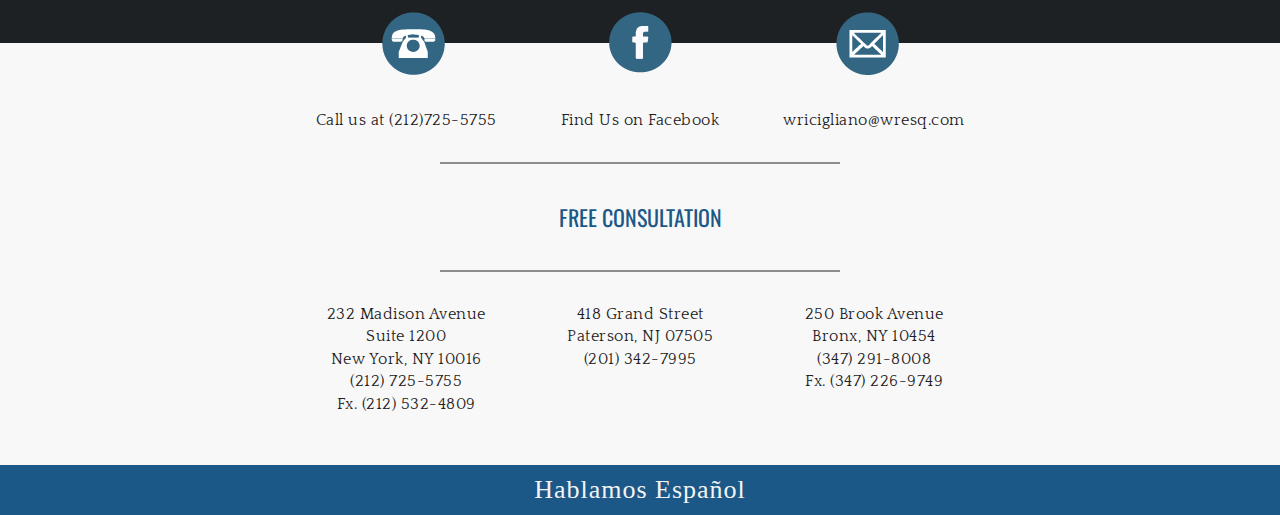
<file: blog.html>
<!DOCTYPE html>
	<head>
		<link rel="stylesheet" href="style.css">
		<link rel="shortcut icon" href="imgs/favicon.ico" type="image/x-icon" />
		<script src="https://ajax.googleapis.com/ajax/libs/jquery/2.2.0/jquery.min.js"></script>
		<script type="text/javascript">
			function googleTranslateElementInit() {
			new google.translate.TranslateElement({pageLanguage: 'en', layout: google.translate.TranslateElement.FloatPosition.TOP_LEFT}, 'google_translate_element');
			}
			</script><script type="text/javascript" src="//translate.google.com/translate_a/element.js?cb=googleTranslateElementInit">
		</script>
		<script src="app.js"></script>
		<script>
		  (function(i,s,o,g,r,a,m){i['GoogleAnalyticsObject']=r;i[r]=i[r]||function(){
		  (i[r].q=i[r].q||[]).push(arguments)},i[r].l=1*new Date();a=s.createElement(o),
		  m=s.getElementsByTagName(o)[0];a.async=1;a.src=g;m.parentNode.insertBefore(a,m)
		  })(window,document,'script','https://www.google-analytics.com/analytics.js','ga');

		  ga('create', 'UA-81611781-1', 'auto');
		  ga('send', 'pageview');

		</script>
		<meta name="viewport" content="width=device-width, initial-scale=1">
		<title>William Ricigliano, P.C. | New York Personal Injury Attorney | Practicing in New York and New Jersey</title>
		<meta name="description" content="William Ricigliano, personal injury attorney in Manhattan, New York, counsels victims in auto accidents, liquor liability, construction accidents, product liability, construction accidents, and medical malpractice. Contact our attorney serving the New York / New Jersey area today.">
		<meta name="keywords" content="personal injury, nyc, attorney, manhattan, new york, william ricigliano, construction accidents, labor law, wrongful death, suv rollovers, car crash, automotive defects, product liability, auto accidents, trucking accident, fall downs, negligence, medical malpractice, lawsuits, elevator accidents, pain and suffering, lost earnings, medical expenses, police brutality, attorney new york, head injury attorney, new york personal injury lawyer, personal injury attorney, accident attorney, injury lawyers manhattan, attorney paterson nj, new jersey law firm, malpractice lawyers brooklyn, trial lawyers queens, accident lawyer new york, new york malpractice attorney, construction accident attorney, new jersey birth injury attorney">
	</head>
	<body class="non-lander-body">
		<div class="responsive-nav">
			<div class="responsive-nav-inner">
				<a class="responsive-nav-links" href="index.html">HOME</a>
				<a class="responsive-nav-links" href="about.html">ABOUT US</a>
				<a class="responsive-nav-links dropbtn" href="attorneys.html">ATTORNEYS</a>
				<a class="responsive-nav-links" href="practice_areas.html">PRACTICE AREAS</a>
				<a class="responsive-nav-links" href="results.html">RESULTS</a>
				<a class="responsive-nav-links" href="contact.html">CONTACT</a>
				<a class="responsive-nav-links" href="blog.html">BLOG</a>
			</div>
		</div>
		<header class="non-index-header">
			<a class="logo-link" href="index.html"><img id="header-logo" src="imgs/wr-nav-logo.png" alt="WR Logo"></a>
			<div class="alternate-hamburger-menu">
				<div></div>
				<div></div>
				<div></div>
			</div>
			<nav class="alternate-nav">
				<div class="nav-links-container">
					<a class="nav-links" href="index.html">HOME</a>
					<a class="nav-links" href="about.html">ABOUT US</a>
					<div class="dropdown">
						<a class="nav-links dropbtn" href="attorneys.html">ATTORNEYS</a>
						  <div class="dropdown-content">
						    <a href="attorneys.html#bill">William Ricigliano</a>
						    <a href="attorneys.html#frank">Frank Filopei</a>
						    <a href="attorneys.html#shanna">Shanna Bailey</a>
						    <a href="attorneys.html#toni">Toni Nicolo</a>
						  </div>
					</div>
					<a class="nav-links" href="practice_areas.html">PRACTICE AREAS</a>
					<a class="nav-links" href="results.html">RESULTS</a>
					<a class="nav-links" href="contact.html">CONTACT</a>
					<a class="nav-links" href="blog.html">BLOG</a>
				</div>
			</nav>
		</header>
		<div class="featured-post-container center" id="PI-claim-post">
			<div class="featured-post-text-container">
				<h3 class="featured-post-header"><a href="posts/5_Things_to_Know_When_Pursuing_a_Personal_Injury_Claim.html" class="underline-link">5 Things to Know When Pursuing a Personal Injury Claim</a></h3>
				<p class="featured-post-sub">By William Ricigliano</p>
			</div>
		</div>
		<div class="twenty-spacer"></div>
		<div class="twenty-spacer"></div>

		<div class="dividing-line-text center">
			<h4 class="center">Previous Posts</h4>
		</div>
		
		<div class="twenty-spacer"></div>
		<div class="twenty-spacer"></div>


		<div class="posts-container">
			<div class="post" id="super-lawyer-post">
				<div class="post-title-container">
					<h3><a href="posts/super_lawyer_announcement.html" class="underline-link">Super Lawyer Announcement</a></h3>
				</div>
			</div>
			<div class="post" id="nyt-post">
				<div class="post-title-container">
					<h3><a href="posts/NYT_response.html" class="underline-link">Our Take on The New York Times article entitled, "Updated Brain Map Identifies Nearly 100 New Regions"</a></h3>
				</div>
			</div>
			<div class="post" id="kowalsky-post">
				<div class="post-title-container">
					<h3><a href="posts/kowalsky_response.html" class="underline-link">Response to Our Kowalksy Verdict</a></h3>
				</div>
			</div>
		</div>

		<div class="twenty-spacer"></div>
		<div class="twenty-spacer"></div>
		<div class="twenty-spacer"></div>
		

		<footer class="non-index-footer">
			<div class="footer-icon-container">
				<a href="tel:+2127255755"><img class="footer-icons" src="imgs/phone-icon.png" alt="Phone Icon"></a>
				<a href="https://www.facebook.com/wresq/" target="_blank"><img class="footer-icons" src="imgs/fb-icon.png" alt="Facebook Icon"></a>
				<a href="mailto:wricigliano@Wresq.com"><img class="footer-icons" src="imgs/mail-icon.png" alt="Mail Icon"></a>
			</div>
			<div class="address-container">
				<p class="footer-address-line">Call us at <a class="non-index-footer-num" href="tel:+2127255755">(212)725-5755</a></p>
				<a href="https://www.facebook.com/wresq/" target="_blank"><p class="footer-address-line">Find Us on Facebook</p></a>
				<a href="mailto:wricigliano@Wresq.com"><p class="footer-address-line">wricigliano@wresq.com</p></a>
			</div>
			<div class="dkgray-divider-line"></div>
			<h5>FREE CONSULTATION</h5>
			<div class="dkgray-divider-line"></div>
			<div class="address-container">
				<p class="footer-address-line non-index-footer-num">232 Madison Avenue<br>Suite 1200<br>New York, NY 10016<br><a class="non-index-footer-num" href="tel:+2127255755">(212) 725-5755</a><br>Fx. (212) 532-4809</p>
				<p class="footer-address-line non-index-footer-num">418 Grand Street<br>Paterson, NJ 07505<br><a class="non-index-footer-num" href="tel:+2013427995">(201) 342-7995</a></p>		
				<p class="footer-address-line non-index-footer-num">250 Brook Avenue<br>Bronx, NY 10454<br><a class="non-index-footer-num" href="tel:+3472918008">(347) 291-8008</a><br>Fx. (347) 226-9749</p>
			</div>
			<div class="address-container">
				<h4>Hablamos Espa&ntilde;ol</h4>
			</div>
		</footer>
	</body>
</html>
</file>
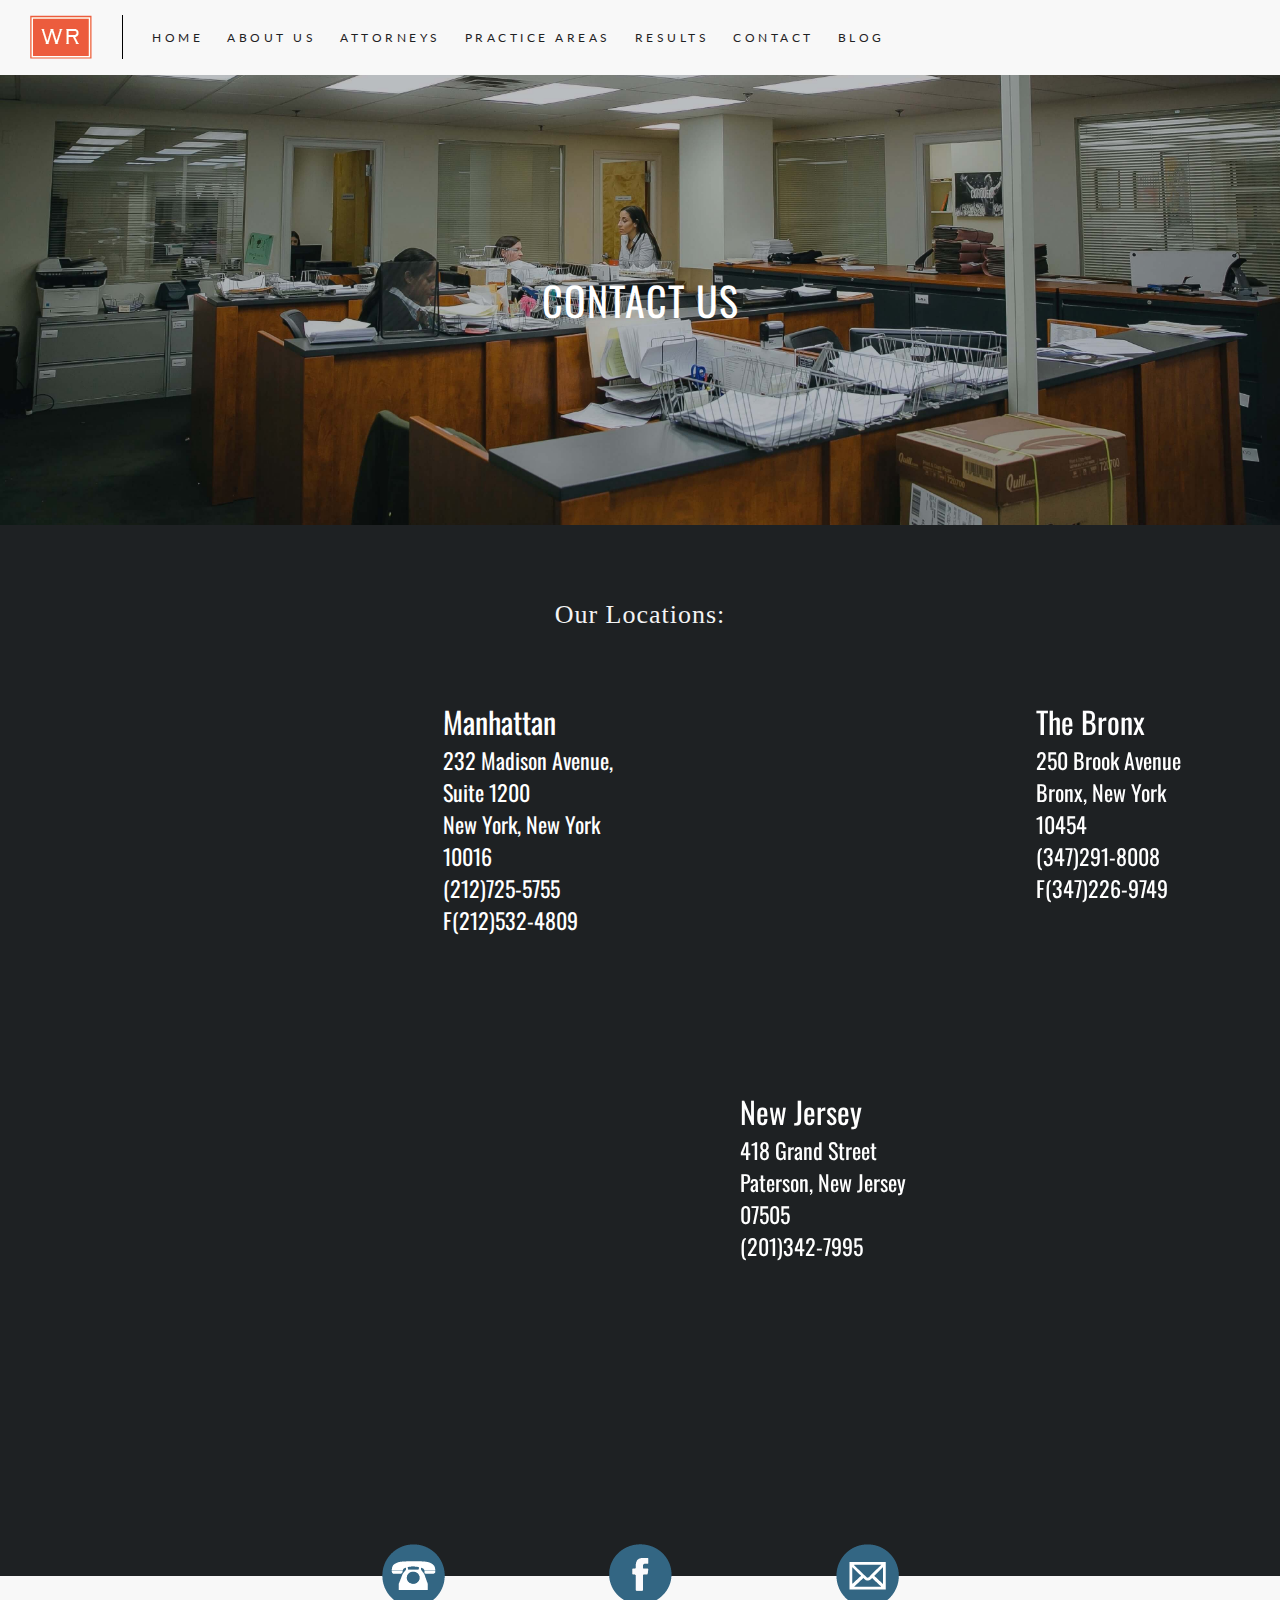
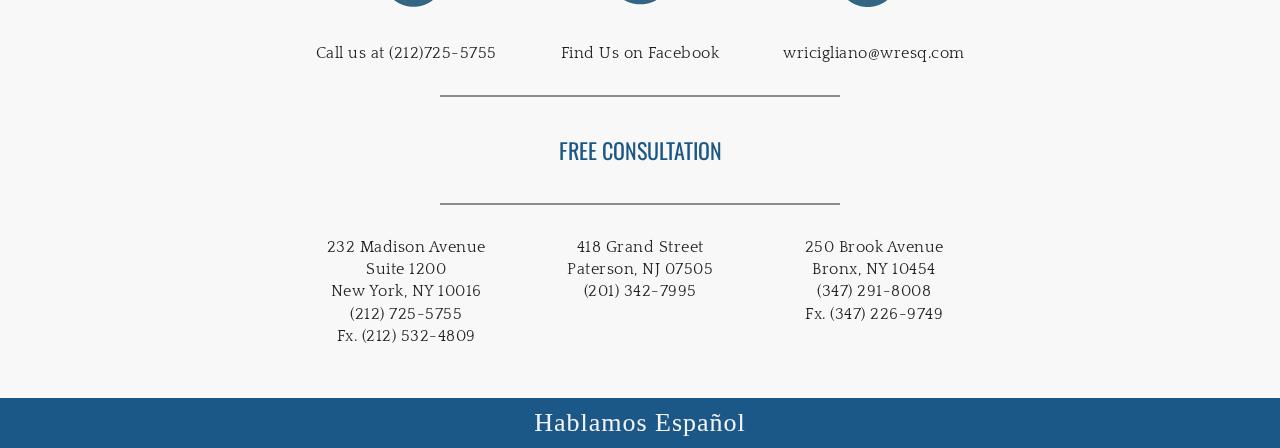
<file: contact.html>
<!DOCTYPE html>
	<head>
		<link rel="stylesheet" href="style.css">
		<link rel="shortcut icon" href="imgs/favicon.ico" type="image/x-icon" />
		<script src="https://ajax.googleapis.com/ajax/libs/jquery/2.2.0/jquery.min.js"></script>
		<script type="text/javascript">
			function googleTranslateElementInit() {
			new google.translate.TranslateElement({pageLanguage: 'en', layout: google.translate.TranslateElement.FloatPosition.TOP_LEFT}, 'google_translate_element');
			}
			</script><script type="text/javascript" src="//translate.google.com/translate_a/element.js?cb=googleTranslateElementInit">
		</script>
		<script src="app.js"></script>
		<script>
		  (function(i,s,o,g,r,a,m){i['GoogleAnalyticsObject']=r;i[r]=i[r]||function(){
		  (i[r].q=i[r].q||[]).push(arguments)},i[r].l=1*new Date();a=s.createElement(o),
		  m=s.getElementsByTagName(o)[0];a.async=1;a.src=g;m.parentNode.insertBefore(a,m)
		  })(window,document,'script','https://www.google-analytics.com/analytics.js','ga');

		  ga('create', 'UA-81611781-1', 'auto');
		  ga('send', 'pageview');

		</script>
		<meta name="viewport" content="width=device-width, initial-scale=1">
		<title>William Ricigliano, P.C. | New York Personal Injury Attorney | Practicing in New York and New Jersey</title>
		<meta name="description" content="William Ricigliano, personal injury attorney in Manhattan, New York, counsels victims in auto accidents, liquor liability, construction accidents, product liability, construction accidents, and medical malpractice. Contact our attorney serving the New York / New Jersey area today.">
		<meta name="keywords" content="personal injury, nyc, attorney, manhattan, new york, william ricigliano, construction accidents, labor law, wrongful death, suv rollovers, car crash, automotive defects, product liability, auto accidents, trucking accident, fall downs, negligence, medical malpractice, lawsuits, elevator accidents, pain and suffering, lost earnings, medical expenses, police brutality, attorney new york, head injury attorney, new york personal injury lawyer, personal injury attorney, accident attorney, injury lawyers manhattan, attorney paterson nj, new jersey law firm, malpractice lawyers brooklyn, trial lawyers queens, accident lawyer new york, new york malpractice attorney, construction accident attorney, new jersey birth injury attorney">
		<meta name="format-detection" content="telephone=no">
	</head>
	<body class="non-lander-body">
		<div class="responsive-nav">
			<div class="responsive-nav-inner">
				<a class="responsive-nav-links" href="index.html">HOME</a>
				<a class="responsive-nav-links" href="about.html">ABOUT US</a>
				<a class="responsive-nav-links dropbtn" href="attorneys.html">ATTORNEYS</a>
				<a class="responsive-nav-links" href="practice_areas.html">PRACTICE AREAS</a>
				<a class="responsive-nav-links" href="results.html">RESULTS</a>
				<a class="responsive-nav-links" href="contact.html">CONTACT</a>
				<a class="responsive-nav-links" href="blog.html">BLOG</a>
			</div>
		</div>
		<header class="non-index-header">
			<a class="logo-link" href="index.html"><img id="header-logo" src="imgs/wr-nav-logo.png" alt="WR Logo"></a>
			<div class="alternate-hamburger-menu">
				<div></div>
				<div></div>
				<div></div>
			</div>
			<nav class="alternate-nav">
				<div class="nav-links-container">
					<a class="nav-links" href="index.html">HOME</a>
					<a class="nav-links" href="about.html">ABOUT US</a>
					<div class="dropdown">
						<a class="nav-links dropbtn" href="attorneys.html">ATTORNEYS</a>
						  <div class="dropdown-content">
						    <a href="attorneys.html#bill">William Ricigliano</a>
						    <a href="attorneys.html#frank">Frank Filopei</a>
						    <a href="attorneys.html#shanna">Shanna Bailey</a>
						    <a href="attorneys.html#toni">Toni Nicolo</a>
						  </div>
					</div>
					<a class="nav-links" href="practice_areas.html">PRACTICE AREAS</a>
					<a class="nav-links" href="results.html">RESULTS</a>
					<a class="nav-links" href="contact.html">CONTACT</a>
					<a class="nav-links" href="blog.html">BLOG</a>
				</div>
			</nav>
		</header>
		<div class="non-homepage-lander-image-container">
			<img class="non-homepage-image about-image" src="imgs/lawfirm-office.jpg" alt="Sample Image">
			<div class="non-lander-text-overlay-container">
				<h3 class="center">Contact Us</h3>
			</div>
		</div>
		<div class="twenty-spacer"></div>
		<div class="twenty-spacer"></div>
		<div class="contact-box-1">
			<h4 class="center-text">Our Locations:</h4>
			<div class="contact-box">
				<iframe class="google-location" src="https://www.google.com/maps/embed?pb=!1m18!1m12!1m3!1d3022.5497954443954!2d-73.98404984907901!3d40.74993087922639!2m3!1f0!2f0!3f0!3m2!1i1024!2i768!4f13.1!3m3!1m2!1s0x89c259074b5d1551%3A0xee7286688b7d51e!2s232+Madison+Ave%2C+New+York%2C+NY+10016!5e0!3m2!1sen!2sus!4v1454541183992" frameborder="0" style="border:0" allowfullscreen></iframe>
				<div class="location-text-box">
					<h5 class="bold-location">Manhattan</h5>
					<h5>232 Madison Avenue,<br>Suite 1200<br>New York, New York<br>10016<br>(212)725-5755<br>F(212)532-4809</h5>
				</div>
			</div>
			<div class="contact-box">
				<iframe class="google-location" src="https://www.google.com/maps/embed?pb=!1m18!1m12!1m3!1d3019.9206261863574!2d-73.92105218464377!3d40.807737979321615!2m3!1f0!2f0!3f0!3m2!1i1024!2i768!4f13.1!3m3!1m2!1s0x89c2f5c3d3243255%3A0xeaefa4921cb2c221!2s250+Brook+Ave%2C+Bronx%2C+NY+10454!5e0!3m2!1sen!2sus!4v1454541990889" width="600" height="450" frameborder="0" style="border:0" allowfullscreen></iframe>
				<div class="location-text-box">
					<h5 class="bold-location">The Bronx</h5>
					<h5>250 Brook Avenue<br>Bronx, New York<br>10454<br>(347)291-8008<br>F(347)226-9749</h5>
				</div>
			</div>
			<div class="contact-box">
				<iframe class="google-location" src="https://www.google.com/maps/embed?pb=!1m18!1m12!1m3!1d3015.122362175614!2d-74.17222488464039!3d40.91306287931056!2m3!1f0!2f0!3f0!3m2!1i1024!2i768!4f13.1!3m3!1m2!1s0x89c2fc33301793ed%3A0xc0255bced832a399!2s418+Grand+St%2C+Paterson%2C+NJ+07505!5e0!3m2!1sen!2sus!4v1454542094592" width="600" height="450" frameborder="0" style="border:0" allowfullscreen></iframe>
				<div class="location-text-box">
					<h5 class="bold-location">New Jersey</h5>
					<h5>418 Grand Street<br>Paterson, New Jersey<br>07505<br>(201)342-7995</h5>
				</div>
			</div>
		</div>

		<footer class="non-index-footer">
			<div class="footer-icon-container">
				<a href="tel:+2127255755"><img class="footer-icons" src="imgs/phone-icon.png" alt="Phone Icon"></a>
				<a href="https://www.facebook.com/wresq/" target="_blank"><img class="footer-icons" src="imgs/fb-icon.png" alt="Facebook Icon"></a>
				<a href="mailto:wricigliano@Wresq.com"><img class="footer-icons" src="imgs/mail-icon.png" alt="Mail Icon"></a>
			</div>
			<div class="address-container">
				<p class="footer-address-line">Call us at <a class="non-index-footer-num" href="tel:+2127255755">(212)725-5755</a></p>
				<a href="https://www.facebook.com/wresq/" target="_blank"><p class="footer-address-line">Find Us on Facebook</p></a>
				<a href="mailto:wricigliano@Wresq.com"><p class="footer-address-line">wricigliano@wresq.com</p></a>
			</div>
			<div class="dkgray-divider-line"></div>
			<h5>FREE CONSULTATION</h5>
			<div class="dkgray-divider-line"></div>
			<div class="address-container">
				<p class="footer-address-line non-index-footer-num">232 Madison Avenue<br>Suite 1200<br>New York, NY 10016<br><a class="non-index-footer-num" href="tel:+2127255755">(212) 725-5755</a><br>Fx. (212) 532-4809</p>
				<p class="footer-address-line non-index-footer-num">418 Grand Street<br>Paterson, NJ 07505<br><a class="non-index-footer-num" href="tel:+2013427995">(201) 342-7995</a></p>		
				<p class="footer-address-line non-index-footer-num">250 Brook Avenue<br>Bronx, NY 10454<br><a class="non-index-footer-num" href="tel:+3472918008">(347) 291-8008</a><br>Fx. (347) 226-9749</p>
			</div>
			<div class="address-container">
				<h4>Hablamos Espa&ntilde;ol</h4>
			</div>
		</footer>	
	</body>
</html>
</file>
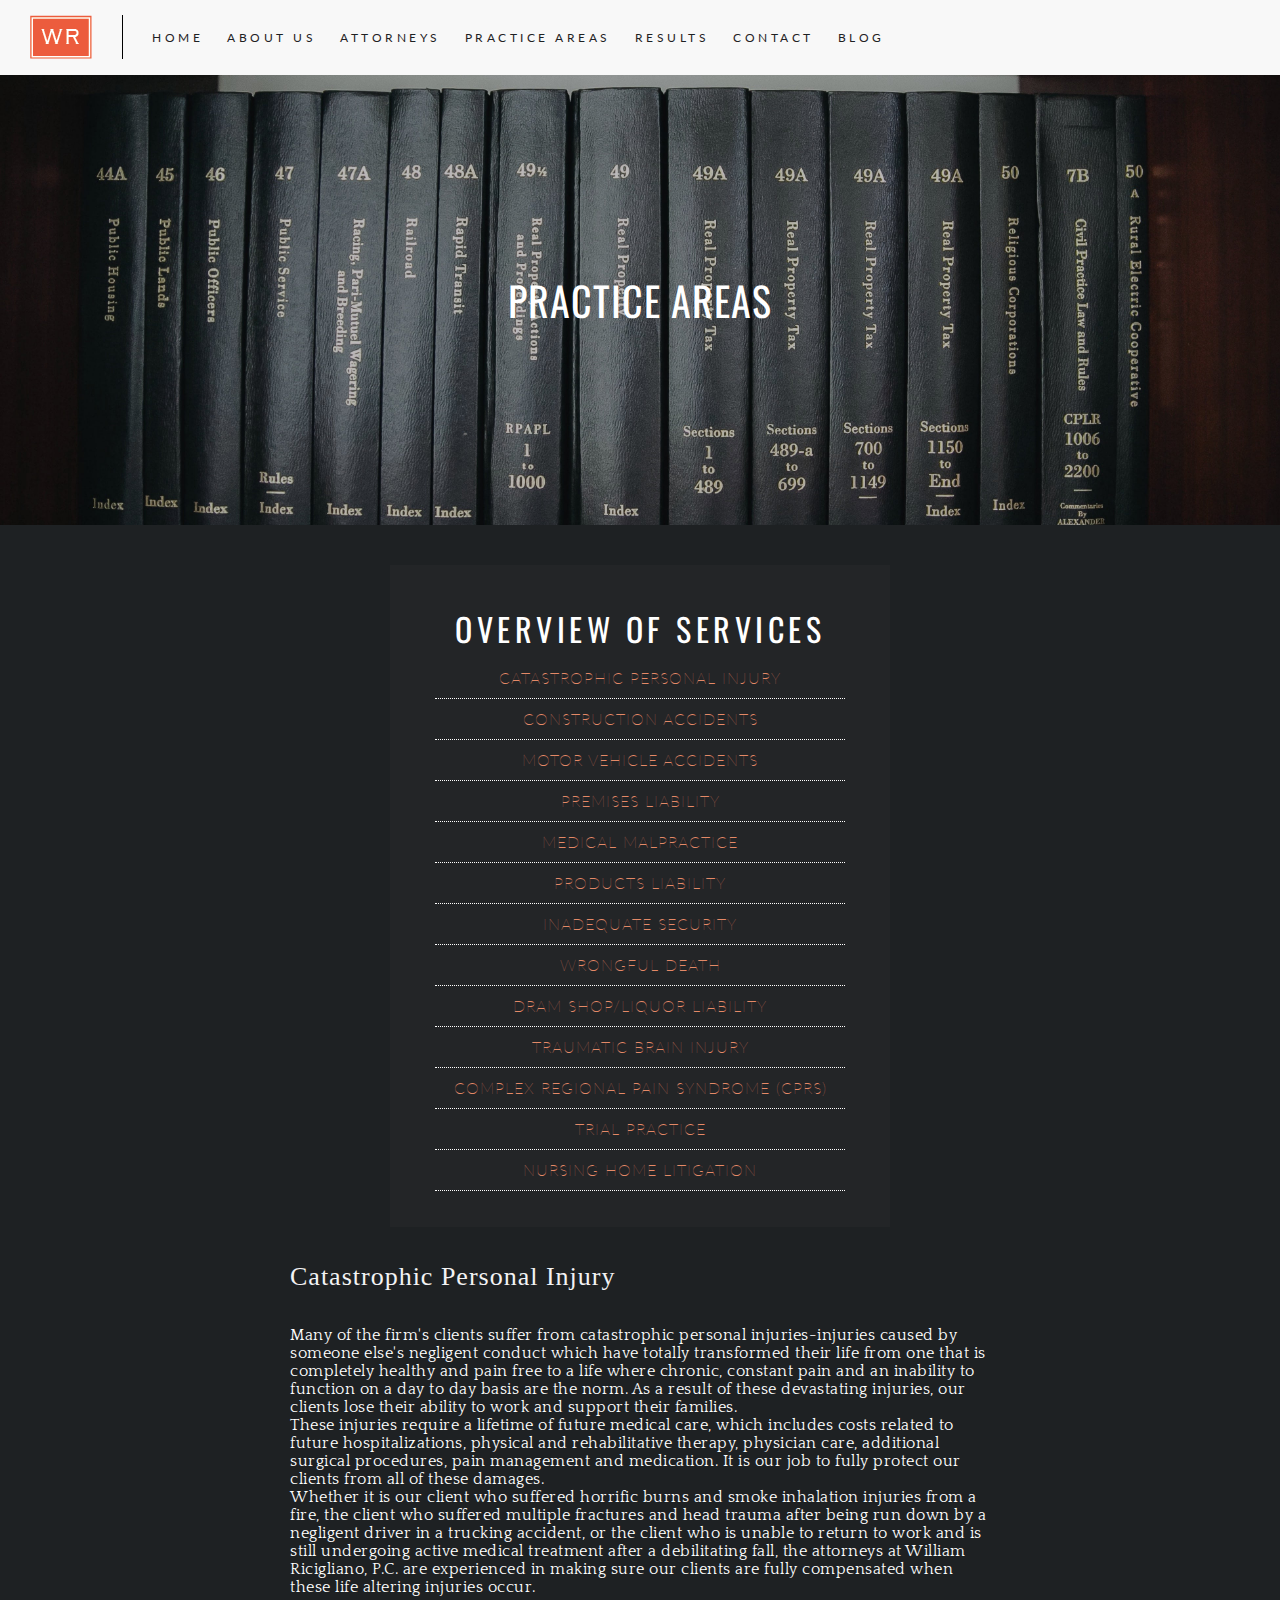
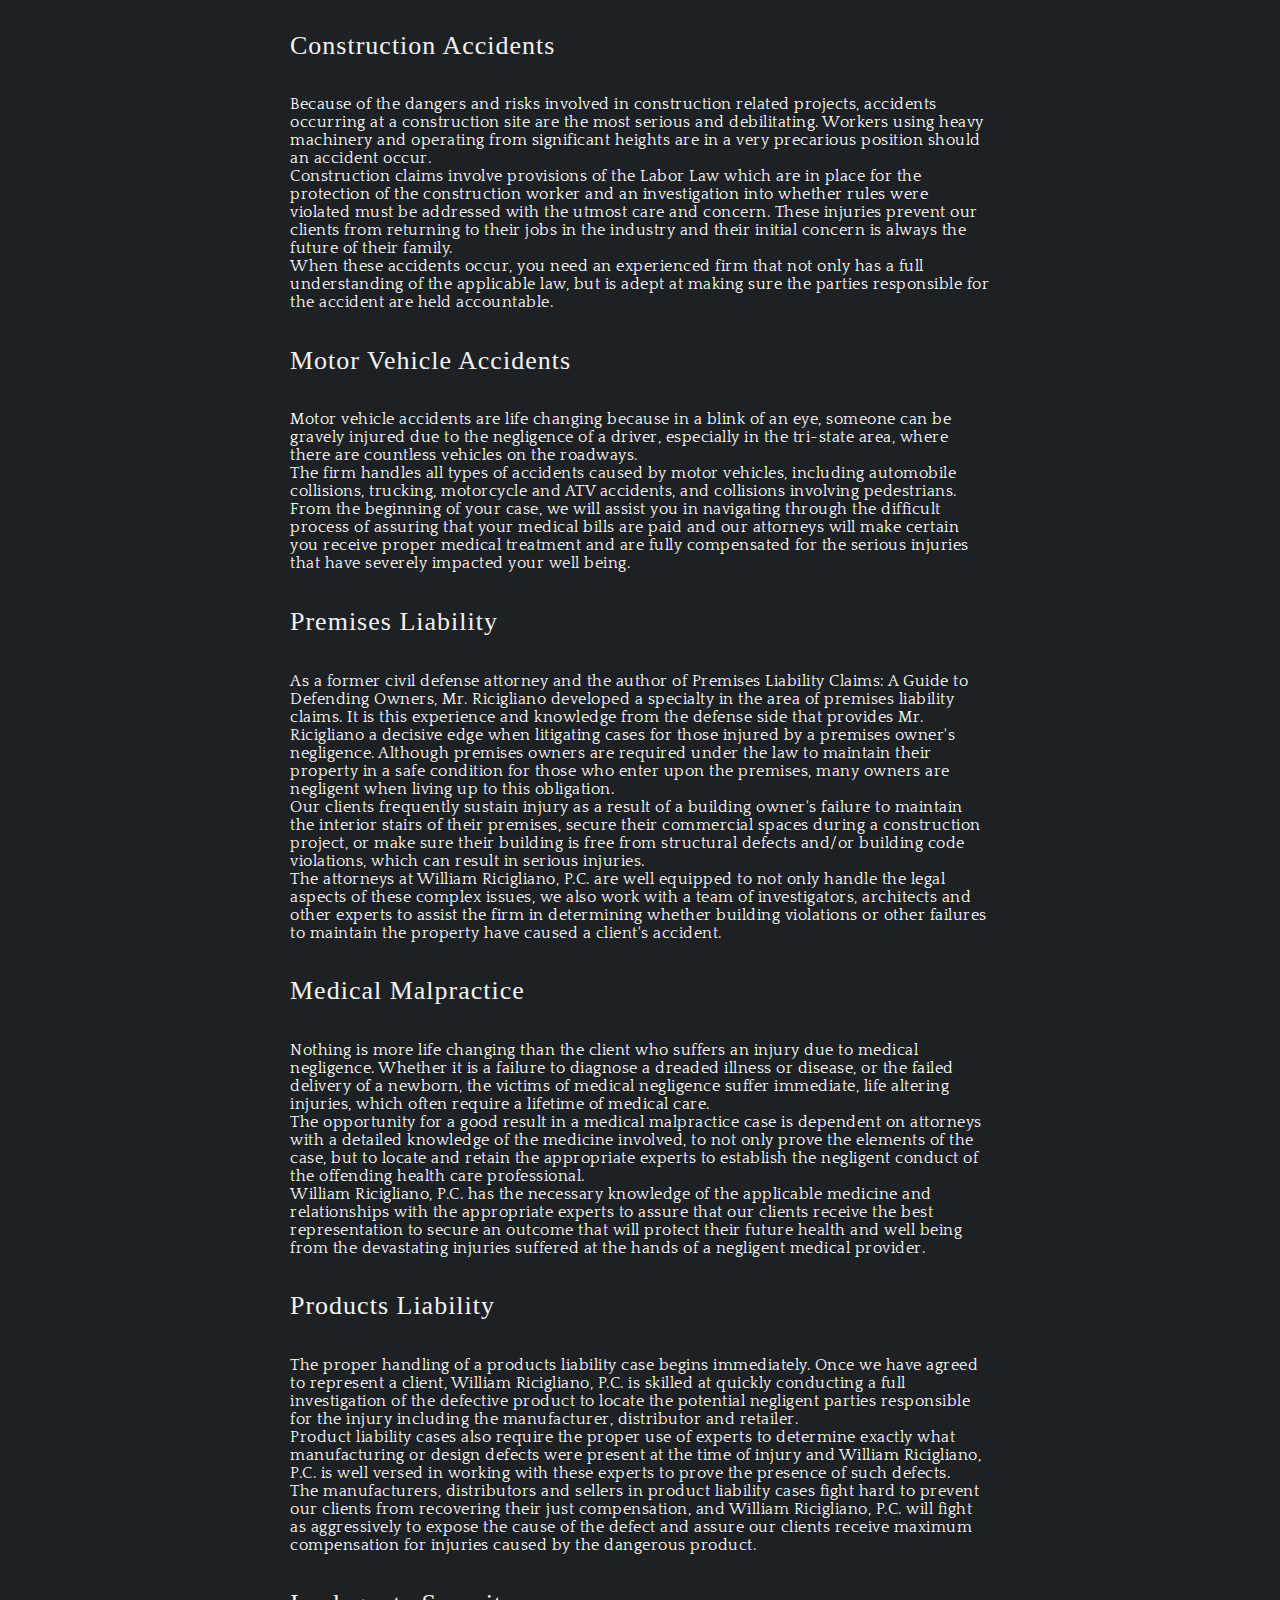
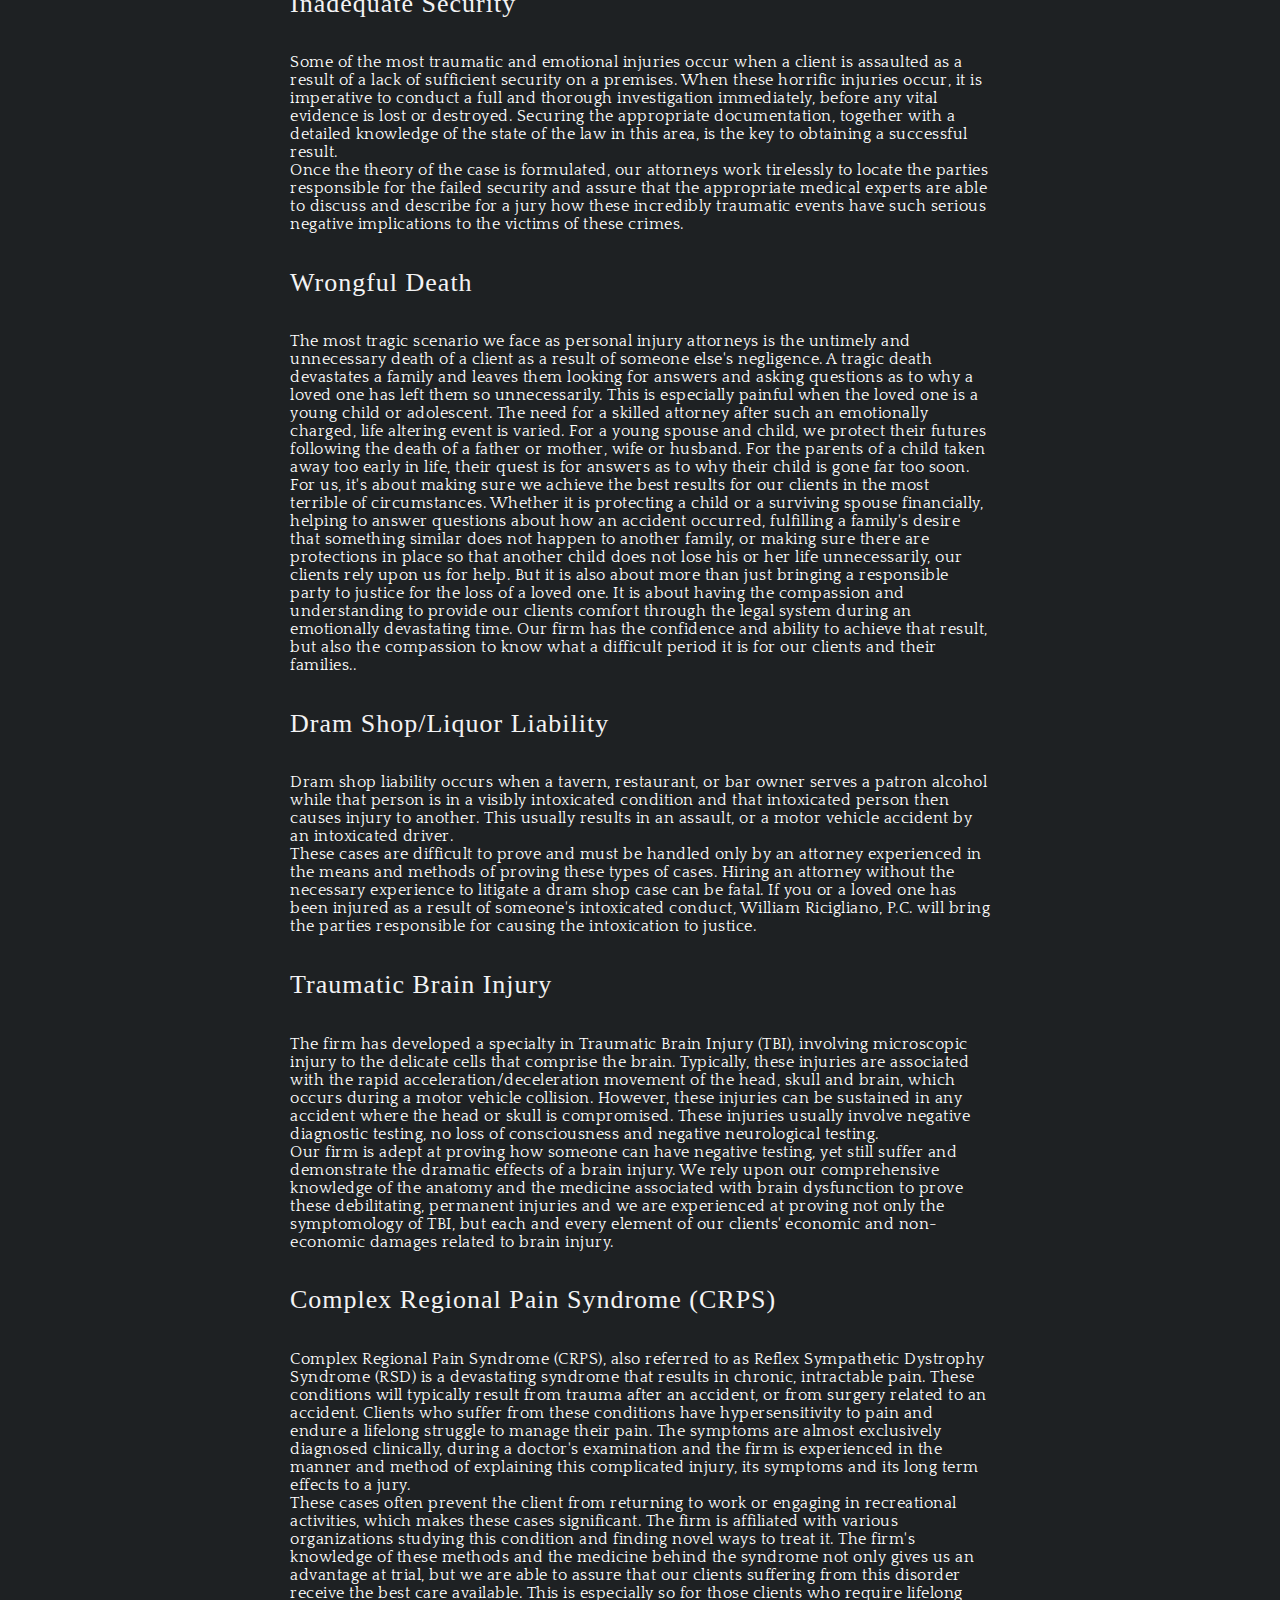
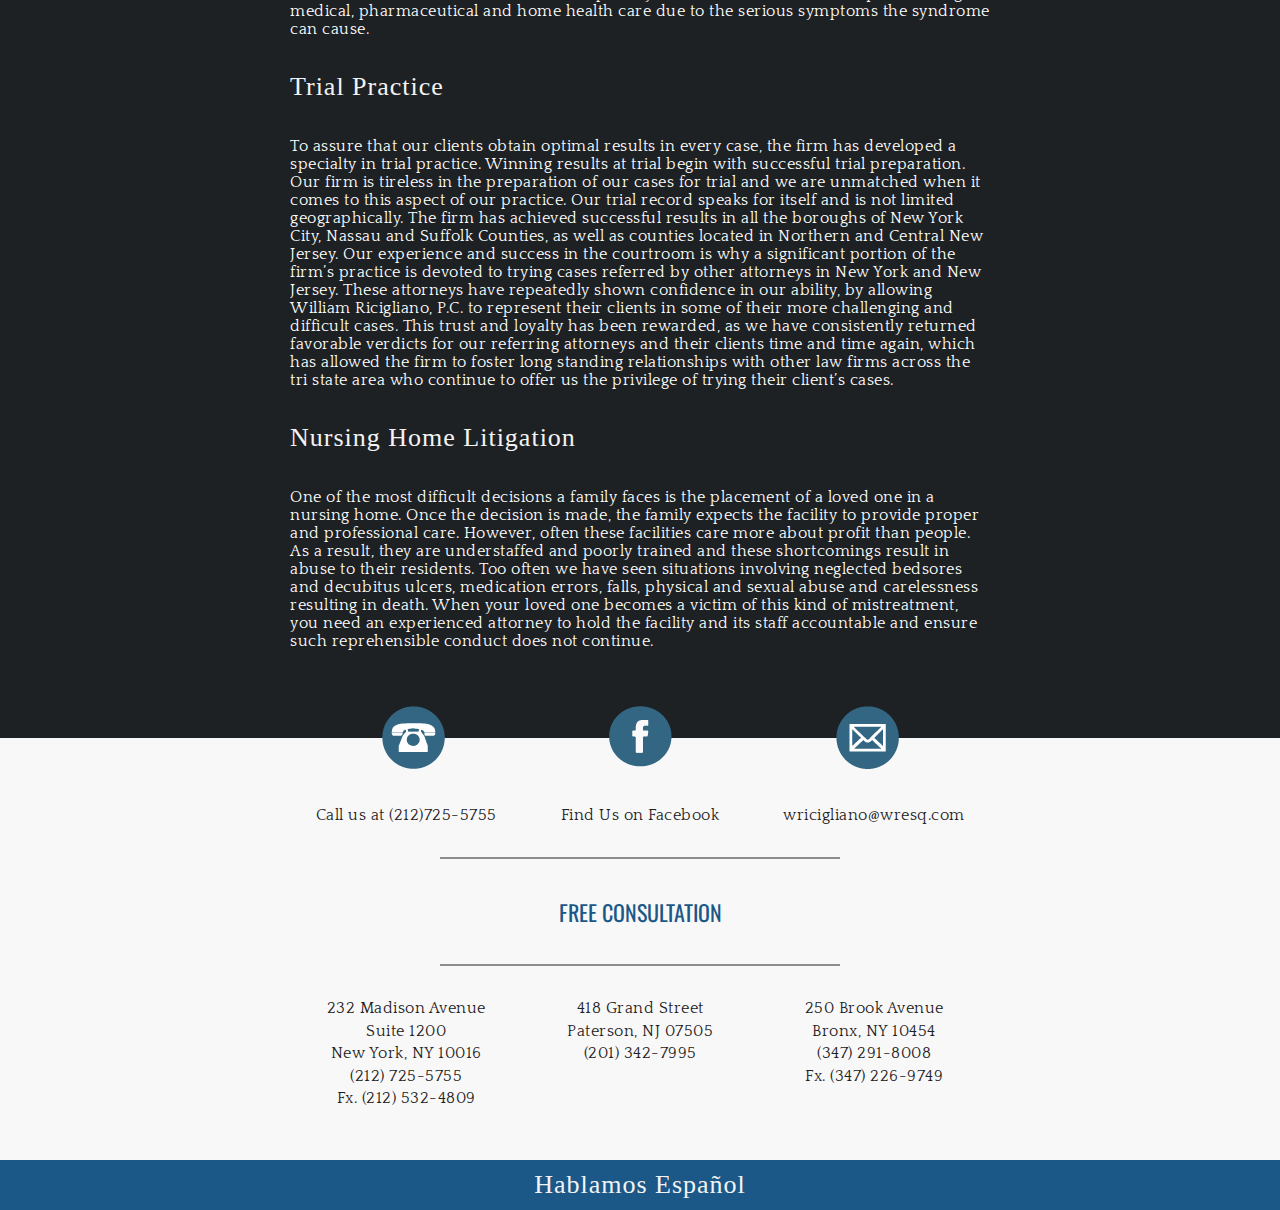
<file: practice_areas.html>
<!DOCTYPE html>
	<head>
		<link rel="stylesheet" href="style.css">
		<link rel="shortcut icon" href="imgs/favicon.ico" type="image/x-icon" />
		<script src="https://ajax.googleapis.com/ajax/libs/jquery/2.2.0/jquery.min.js"></script>
		<script type="text/javascript">
			function googleTranslateElementInit() {
			new google.translate.TranslateElement({pageLanguage: 'en', layout: google.translate.TranslateElement.FloatPosition.TOP_LEFT}, 'google_translate_element');
			}
			</script><script type="text/javascript" src="//translate.google.com/translate_a/element.js?cb=googleTranslateElementInit">
		</script>
		<script src="app.js"></script>
		<script>
		  (function(i,s,o,g,r,a,m){i['GoogleAnalyticsObject']=r;i[r]=i[r]||function(){
		  (i[r].q=i[r].q||[]).push(arguments)},i[r].l=1*new Date();a=s.createElement(o),
		  m=s.getElementsByTagName(o)[0];a.async=1;a.src=g;m.parentNode.insertBefore(a,m)
		  })(window,document,'script','https://www.google-analytics.com/analytics.js','ga');

		  ga('create', 'UA-81611781-1', 'auto');
		  ga('send', 'pageview');

		</script>
		<meta name="viewport" content="width=device-width, initial-scale=1">
		<title>William Ricigliano, P.C. | New York Personal Injury Attorney | Practicing in New York and New Jersey</title>
		<meta name="description" content="William Ricigliano, personal injury attorney in Manhattan, New York, counsels victims in auto accidents, liquor liability, construction accidents, product liability, construction accidents, and medical malpractice. Contact our attorney serving the New York / New Jersey area today.">
		<meta name="keywords" content="personal injury, nyc, attorney, manhattan, new york, william ricigliano, construction accidents, labor law, wrongful death, suv rollovers, car crash, automotive defects, product liability, auto accidents, trucking accident, fall downs, negligence, medical malpractice, lawsuits, elevator accidents, pain and suffering, lost earnings, medical expenses, police brutality, attorney new york, head injury attorney, new york personal injury lawyer, personal injury attorney, accident attorney, injury lawyers manhattan, attorney paterson nj, new jersey law firm, malpractice lawyers brooklyn, trial lawyers queens, accident lawyer new york, new york malpractice attorney, construction accident attorney, new jersey birth injury attorney">
	</head>
	<body class="non-lander-body">
		<div class="responsive-nav">
			<div class="responsive-nav-inner">
				<a class="responsive-nav-links" href="index.html">HOME</a>
				<a class="responsive-nav-links" href="about.html">ABOUT US</a>
				<a class="responsive-nav-links dropbtn" href="attorneys.html">ATTORNEYS</a>
				<a class="responsive-nav-links" href="practice_areas.html">PRACTICE AREAS</a>
				<a class="responsive-nav-links" href="results.html">RESULTS</a>
				<a class="responsive-nav-links" href="contact.html">CONTACT</a>
				<a class="responsive-nav-links" href="blog.html">BLOG</a>
			</div>
		</div>
		<header class="non-index-header">
			<a class="logo-link" href="index.html"><img id="header-logo" src="imgs/wr-nav-logo.png" alt="WR Logo"></a>
			<div class="alternate-hamburger-menu">
				<div></div>
				<div></div>
				<div></div>
			</div>
			<nav class="alternate-nav">
				<div class="nav-links-container">
					<a class="nav-links" href="index.html">HOME</a>
					<a class="nav-links" href="about.html">ABOUT US</a>
					<div class="dropdown">
						<a class="nav-links dropbtn" href="attorneys.html">ATTORNEYS</a>
						  <div class="dropdown-content">
						    <a href="attorneys.html#bill">William Ricigliano</a>
						    <a href="attorneys.html#frank">Frank Filopei</a>
						    <a href="attorneys.html#shanna">Shanna Bailey</a>
						    <a href="attorneys.html#toni">Toni Nicolo</a>
						  </div>
					</div>
					<a class="nav-links" href="practice_areas.html">PRACTICE AREAS</a>
					<a class="nav-links" href="results.html">RESULTS</a>
					<a class="nav-links" href="contact.html">CONTACT</a>
					<a class="nav-links" href="blog.html">BLOG</a>
				</div>
			</nav>
		</header>
		<div class="non-homepage-lander-image-container">
			<img class="non-homepage-image about-image" src="imgs/law-books.jpg" alt="WRESQ Legal Books">
			<div class="non-lander-text-overlay-container">
				<h3 class="center">Practice Areas</h3>
			</div>
		</div>
		<div class="twenty-spacer"></div>
		<div class="twenty-spacer"></div>
		<div id="practice-areas-link-box" class="defined-width-text center-text">
			<h5>Overview of Services</h5>
			<ul id="overview-services-link-box">
				<li><a href="#catastrophic-personal-injury">Catastrophic Personal Injury</a></li>
				<li><a href="#construction-accidents">Construction Accidents</a></li>
				<li><a href="#motor-vehicle-accidents">Motor Vehicle Accidents</a></li>
				<li><a href="#premises-liability">Premises Liability</a></li>
				<li><a href="#medical-malpractice">Medical Malpractice</a></li>
				<li><a href="#products-liability">Products Liability</a></li>
				<li><a href="#inadequate-security">Inadequate Security</a></li>
				<li><a href="#wrongful-death">Wrongful Death</a></li>
				<li><a href="#dram-shop">Dram Shop/Liquor Liability</a></li>
				<li><a href="#tbi">Traumatic Brain Injury</a></li>
				<li><a href="#crps">Complex Regional Pain Syndrome (CPRS)</a></li>
				<li><a href="#trial-practice">Trial Practice</a></li>
				<li><a href="#nursing-home">Nursing Home Litigation</a></li>
			</ul>
		</div>

		<div class="defined-width-text" id="catastrophic-personal-injury">
			<h4>Catastrophic Personal Injury</h4>
			<p>Many of the firm&#39;s clients suffer from catastrophic personal injuries-injuries caused by someone else&#39;s negligent conduct which have totally transformed their life from one that is completely healthy and pain free to a life where chronic, constant pain and an inability to function on a day to day basis are the norm.  As a result of these devastating injuries, our clients lose their ability to work and support their families.<br>
			These injuries require a lifetime of future medical care, which includes costs related to future hospitalizations, physical and rehabilitative therapy, physician care, additional surgical procedures, pain management and medication. It is our job to fully protect our clients from all of these damages.<br>
			Whether it is our client who suffered horrific burns and smoke inhalation injuries from a fire, the client who suffered multiple fractures and head trauma after being run down by a negligent driver in a trucking accident, or the client who is unable to return to work and is still undergoing active medical treatment after a debilitating fall, the attorneys at William Ricigliano, P.C. are experienced in making sure our clients are fully compensated when these life altering injuries occur.</p>
		</div>
		<div class="defined-width-text" id="construction-accidents">
			<h4>Construction Accidents</h4>
			<p>Because of the dangers and risks involved in construction related projects, accidents occurring at a construction site are the most serious and debilitating. Workers using heavy machinery and operating from significant heights are in a very precarious position should an accident occur.<br>
			Construction claims involve provisions of the Labor Law which are in place for the protection of the construction worker and an investigation into whether rules were violated must be addressed with the utmost care and concern. These injuries prevent our clients from returning to their jobs in the industry and their initial concern is always the future of their family.<br>
			When these accidents occur, you need an experienced firm that not only has a full understanding of the applicable law, but is adept at making sure the parties responsible for the accident are held accountable.</p>
		</div>
		<div class="defined-width-text" id="motor-vehicle-accidents">
			<h4>Motor Vehicle Accidents</h4>
			<p>Motor vehicle accidents are life changing because in a blink of an eye, someone can be gravely injured due to the negligence of a driver, especially in the tri-state area, where there are countless vehicles on the roadways.<br>The firm handles all types of accidents caused by motor vehicles, including automobile collisions, trucking, motorcycle and ATV accidents, and collisions involving pedestrians.<br>
			From the beginning of your case, we will assist you in navigating through the difficult process of assuring that your medical bills are paid and our attorneys will make certain you receive proper medical treatment and are fully compensated for the serious injuries that have severely impacted your well being.
			</p>
		</div>
		<div class="defined-width-text" id="premises-liability">
			<h4>Premises Liability</h4>
			<p>As a former civil defense attorney and the author of Premises Liability Claims: A Guide to Defending Owners, Mr. Ricigliano developed a specialty in the area of premises liability claims. It is this experience and knowledge from the defense side that provides Mr. Ricigliano a decisive edge when litigating cases for those injured by a premises owner&#39;s negligence.  Although premises owners are required under the law to maintain their property in a safe condition for those who enter upon the premises, many owners are negligent when living up to this obligation.<br>
			Our clients frequently sustain injury as a result of a building owner&#39;s failure to maintain the interior stairs of their premises, secure their commercial spaces during a construction project, or make sure their building is free from structural defects and/or building code violations, which can result in serious injuries.<br>
			The attorneys at William Ricigliano, P.C. are well equipped to not only handle the legal aspects of these complex issues, we also work with a team of investigators, architects and other experts to assist the firm in determining whether building violations or other failures to maintain the property have caused a client&#39;s accident.</p>
		</div>
		<div class="defined-width-text" id="medical-malpractice">
			<h4>Medical Malpractice</h4>
			<p>Nothing is more life changing than the client who suffers an injury due to medical negligence.  Whether it is a failure to diagnose a dreaded illness or disease, or the failed delivery of a newborn, the victims of medical negligence suffer immediate, life altering injuries, which often require a lifetime of medical care.<br>
			The opportunity for a good result in a medical malpractice case is dependent on attorneys with a detailed knowledge of the medicine involved, to not only prove the elements of the case, but to locate and retain the appropriate experts to establish the negligent conduct of the offending health care professional.<br>
			William Ricigliano, P.C. has the necessary knowledge of the applicable medicine and relationships with the appropriate experts to assure that our clients receive the best representation to secure an outcome that will protect their future health and well being from the devastating injuries suffered at the hands of a negligent medical provider.
			</p>
		</div>
		<div class="defined-width-text" id="products-liability">
			<h4>Products Liability</h4>
			<p>The proper handling of a products liability case begins immediately. Once we have agreed to represent a client, William Ricigliano, P.C. is skilled at quickly conducting a full investigation of the defective product to locate the potential negligent parties responsible for the injury including the manufacturer, distributor and retailer.<br>
			Product liability cases also require the proper use of experts to determine exactly what manufacturing or design defects were present at the time of injury and William Ricigliano, P.C. is well versed in working with these experts to prove the presence of such defects.<br>
			The manufacturers, distributors and sellers in product liability cases fight hard to prevent our clients from recovering their just compensation, and William Ricigliano, P.C. will fight as aggressively to expose the cause of the defect and assure our clients receive maximum compensation for injuries caused by the dangerous product.</p>
		</div>
		<div class="defined-width-text" id="inadequate-security">
			<h4>Inadequate Security</h4>
			<p>Some of the most traumatic and emotional injuries occur when a client is assaulted as a result of a lack of sufficient security on a premises. When these horrific injuries occur, it is imperative to conduct a full and thorough investigation immediately, before any vital evidence is lost or destroyed. Securing the appropriate documentation, together with a detailed knowledge of the state of the law in this area, is the key to obtaining a successful result.<br>
			Once the theory of the case is formulated, our attorneys work tirelessly to locate the parties responsible for the failed security and assure that the appropriate medical experts are able to discuss and describe for a jury how these incredibly traumatic events have such serious negative implications to the victims of these crimes.</p>
		</div>
		<div class="defined-width-text" id="wrongful-death">
			<h4>Wrongful Death</h4>
			<p>The most tragic scenario we face as personal injury attorneys is the untimely and unnecessary death of a client as a result of someone else&#39;s negligence. A tragic death devastates a family and leaves them looking for answers and asking questions as to why a loved one has left them so unnecessarily. This is especially painful when the loved one is a young child or adolescent. The need for a skilled attorney after such an emotionally charged, life altering event is varied. For a young spouse and child, we protect their futures following the death of a father or mother, wife or husband. For the parents of a child taken away too early in life, their quest is for answers as to why their child is gone far too soon. For us, it&#39;s about making sure we achieve the best results for our clients in the most terrible of circumstances. Whether it is protecting a child or a surviving spouse financially, helping to answer questions about how an accident occurred, fulfilling a family&#39;s desire that something similar does not happen to another family, or making sure there are protections in place so that another child does not lose his or her life unnecessarily, our clients rely upon us for help. But it is also about more than just bringing a responsible party to justice for the loss of a loved one. It is about having the compassion and understanding to provide our clients comfort through the legal system during an emotionally devastating time. Our firm has the confidence and ability to achieve that result, but also the compassion to know what a difficult period it is for our clients and their families..</p>
		</div>
		<div class="defined-width-text" id="dram-shop">
			<h4>Dram Shop/Liquor Liability</h4>
			<p>Dram shop liability occurs when a tavern, restaurant, or bar owner serves a patron alcohol while that person is in a visibly intoxicated condition and that intoxicated person then causes injury to another. This usually results in an assault, or a motor vehicle accident by an intoxicated driver.<br>
			These cases are difficult to prove and must be handled only by an attorney experienced in the means and methods of proving these types of cases. Hiring an attorney without the necessary experience to litigate a dram shop case can be fatal. If you or a loved one has been injured as a result of someone&#39;s intoxicated conduct, William Ricigliano, P.C. will bring the parties responsible for causing the intoxication to justice.</p>
		</div>
		<div class="defined-width-text" id="tbi">
			<h4>Traumatic Brain Injury</h4>
			<p>The firm has developed a specialty in Traumatic Brain Injury (TBI), involving microscopic injury to the delicate cells that comprise the brain. Typically, these injuries are associated with the rapid acceleration/deceleration movement of the head, skull and brain, which occurs during a motor vehicle collision.  However, these injuries can be sustained in any accident where the head or skull is compromised. These injuries usually involve negative diagnostic testing, no loss of consciousness and negative neurological testing.<br>
			Our firm is adept at proving how someone can have negative testing, yet still suffer and demonstrate the dramatic effects of a brain injury. We rely upon our comprehensive knowledge of the anatomy and the  medicine associated with brain dysfunction to prove these debilitating, permanent injuries and we are experienced at proving not only the symptomology of TBI, but each and every element of our clients&#39; economic and non-economic damages related to brain injury.</p>
		</div>
		<div class="defined-width-text" id="crps">
			<h4>Complex Regional Pain Syndrome (CRPS)</h4>
			<p>Complex Regional Pain Syndrome (CRPS), also referred to as Reflex Sympathetic Dystrophy Syndrome (RSD) is a devastating syndrome that results in chronic, intractable pain. These conditions will typically result from trauma after an accident, or from surgery related to an accident. Clients who suffer from these conditions have hypersensitivity to pain and endure a lifelong struggle to manage their pain. The symptoms are almost exclusively diagnosed clinically, during a doctor&#39;s examination and the firm is experienced in the manner and method of explaining this complicated injury, its symptoms and its long term effects to a jury.<br>
			These cases often prevent the client from returning to work or engaging in recreational activities, which makes these cases significant. The firm is affiliated with various organizations studying this condition and finding novel ways to treat it. The firm&#39;s knowledge of these methods and the medicine behind the syndrome not only gives us an advantage at trial, but we are able to assure that our clients suffering from this disorder receive the best care available. This is especially so for those clients who require lifelong medical, pharmaceutical and home health care due to the serious symptoms the syndrome can cause.</p>
		</div>
		<div class="defined-width-text" id="trial-practice">
			<h4>Trial Practice</h4>
			<p>To assure that our clients obtain optimal results in every case, the firm has developed a specialty in trial practice.  Winning results at trial begin with successful trial preparation.  Our firm is tireless in the preparation of our cases for trial and we are unmatched when it comes to this aspect of our practice.  Our trial record speaks for itself and is not limited geographically.  The firm has achieved successful results in all the boroughs of New York City, Nassau and Suffolk Counties, as well as counties located in Northern and Central New Jersey. 
			Our experience and success in the courtroom is why a significant portion of the firm’s practice is devoted to trying cases referred by other attorneys in New York and New Jersey.  These attorneys have repeatedly shown confidence in our ability, by allowing William Ricigliano, P.C. to represent their clients in some of their more challenging and difficult cases.
			This  trust and loyalty has been rewarded, as we have consistently returned favorable verdicts for our referring attorneys and their clients time and time again, which has allowed the firm to foster long standing relationships with other law firms across the tri state area who continue to offer us the privilege of trying their client’s cases.</p>
		</div>
		<div class="defined-width-text" id="nursing-home">
			<h4>Nursing Home Litigation</h4>
			<p>One of the most difficult decisions a family faces is the placement of a loved one in a nursing home.  Once the decision is made, the family expects the facility to provide proper and professional care.   However, often these facilities care more about profit than people.  As a result, they are understaffed and poorly trained and these shortcomings result in abuse to their residents.  Too often we have seen situations involving neglected bedsores and decubitus ulcers, medication errors, falls, physical and sexual abuse and carelessness resulting in death.  When your loved one becomes a victim of this kind of mistreatment, you need an experienced attorney to hold the facility and its staff accountable and ensure such reprehensible conduct does not continue.</p>
		</div>
		<div class="twenty-spacer"></div>
		<div class="twenty-spacer"></div>
		<footer class="non-index-footer">
			<div class="footer-icon-container">
				<a href="tel:+2127255755"><img class="footer-icons" src="imgs/phone-icon.png" alt="Phone Icon"></a>
				<a href="https://www.facebook.com/wresq/" target="_blank"><img class="footer-icons" src="imgs/fb-icon.png" alt="Facebook Icon"></a>
				<a href="mailto:wricigliano@Wresq.com"><img class="footer-icons" src="imgs/mail-icon.png" alt="Mail Icon"></a>
			</div>
			<div class="address-container">
				<p class="footer-address-line">Call us at <a class="non-index-footer-num" href="tel:+2127255755">(212)725-5755</a></p>
				<a href="https://www.facebook.com/wresq/" target="_blank"><p class="footer-address-line">Find Us on Facebook</p></a>
				<a href="mailto:wricigliano@Wresq.com"><p class="footer-address-line">wricigliano@wresq.com</p></a>
			</div>
			<div class="dkgray-divider-line"></div>
			<h5>FREE CONSULTATION</h5>
			<div class="dkgray-divider-line"></div>
			<div class="address-container">
				<p class="footer-address-line non-index-footer-num">232 Madison Avenue<br>Suite 1200<br>New York, NY 10016<br><a class="non-index-footer-num" href="tel:+2127255755">(212) 725-5755</a><br>Fx. (212) 532-4809</p>
				<p class="footer-address-line non-index-footer-num">418 Grand Street<br>Paterson, NJ 07505<br><a class="non-index-footer-num" href="tel:+2013427995">(201) 342-7995</a></p>		
				<p class="footer-address-line non-index-footer-num">250 Brook Avenue<br>Bronx, NY 10454<br><a class="non-index-footer-num" href="tel:+3472918008">(347) 291-8008</a><br>Fx. (347) 226-9749</p>
			</div>
			<div class="address-container">
				<h4>Hablamos Espa&ntilde;ol</h4>
			</div>
		</footer>		
	</body>
</html>
</file>
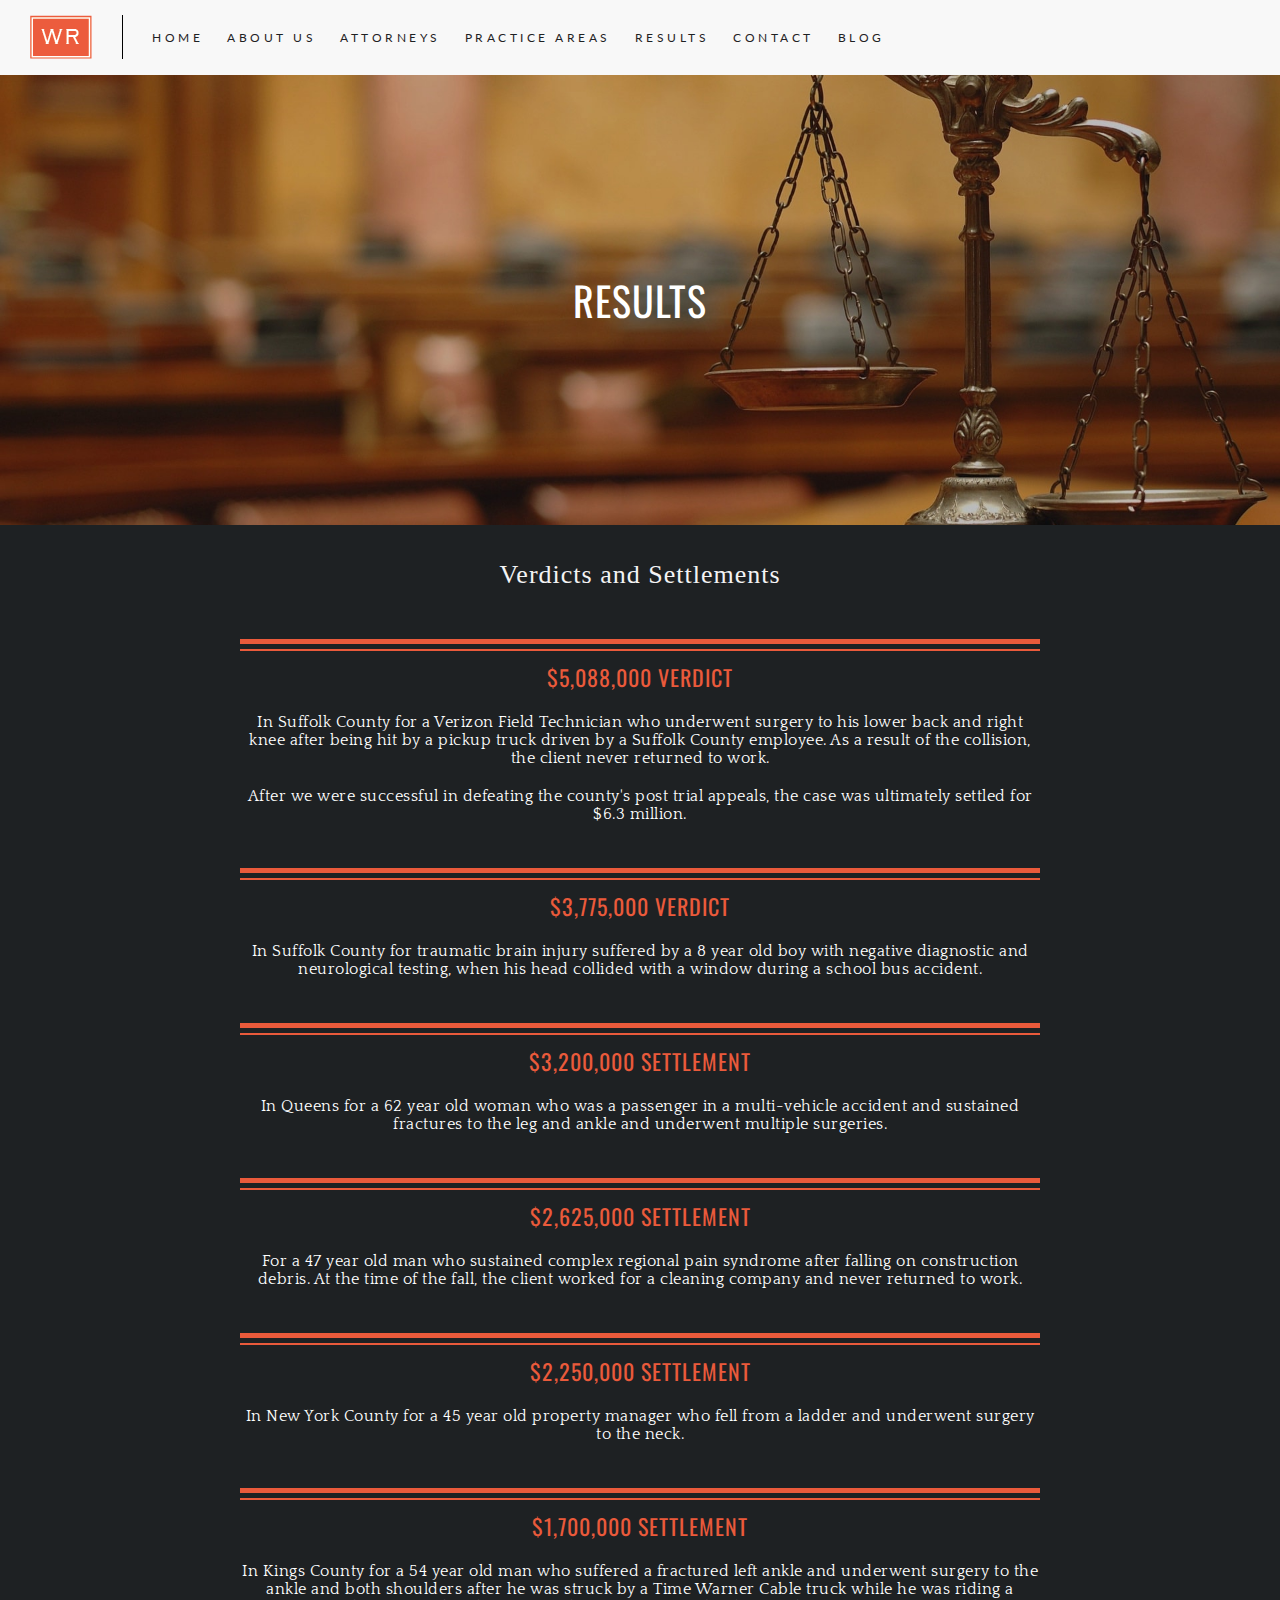
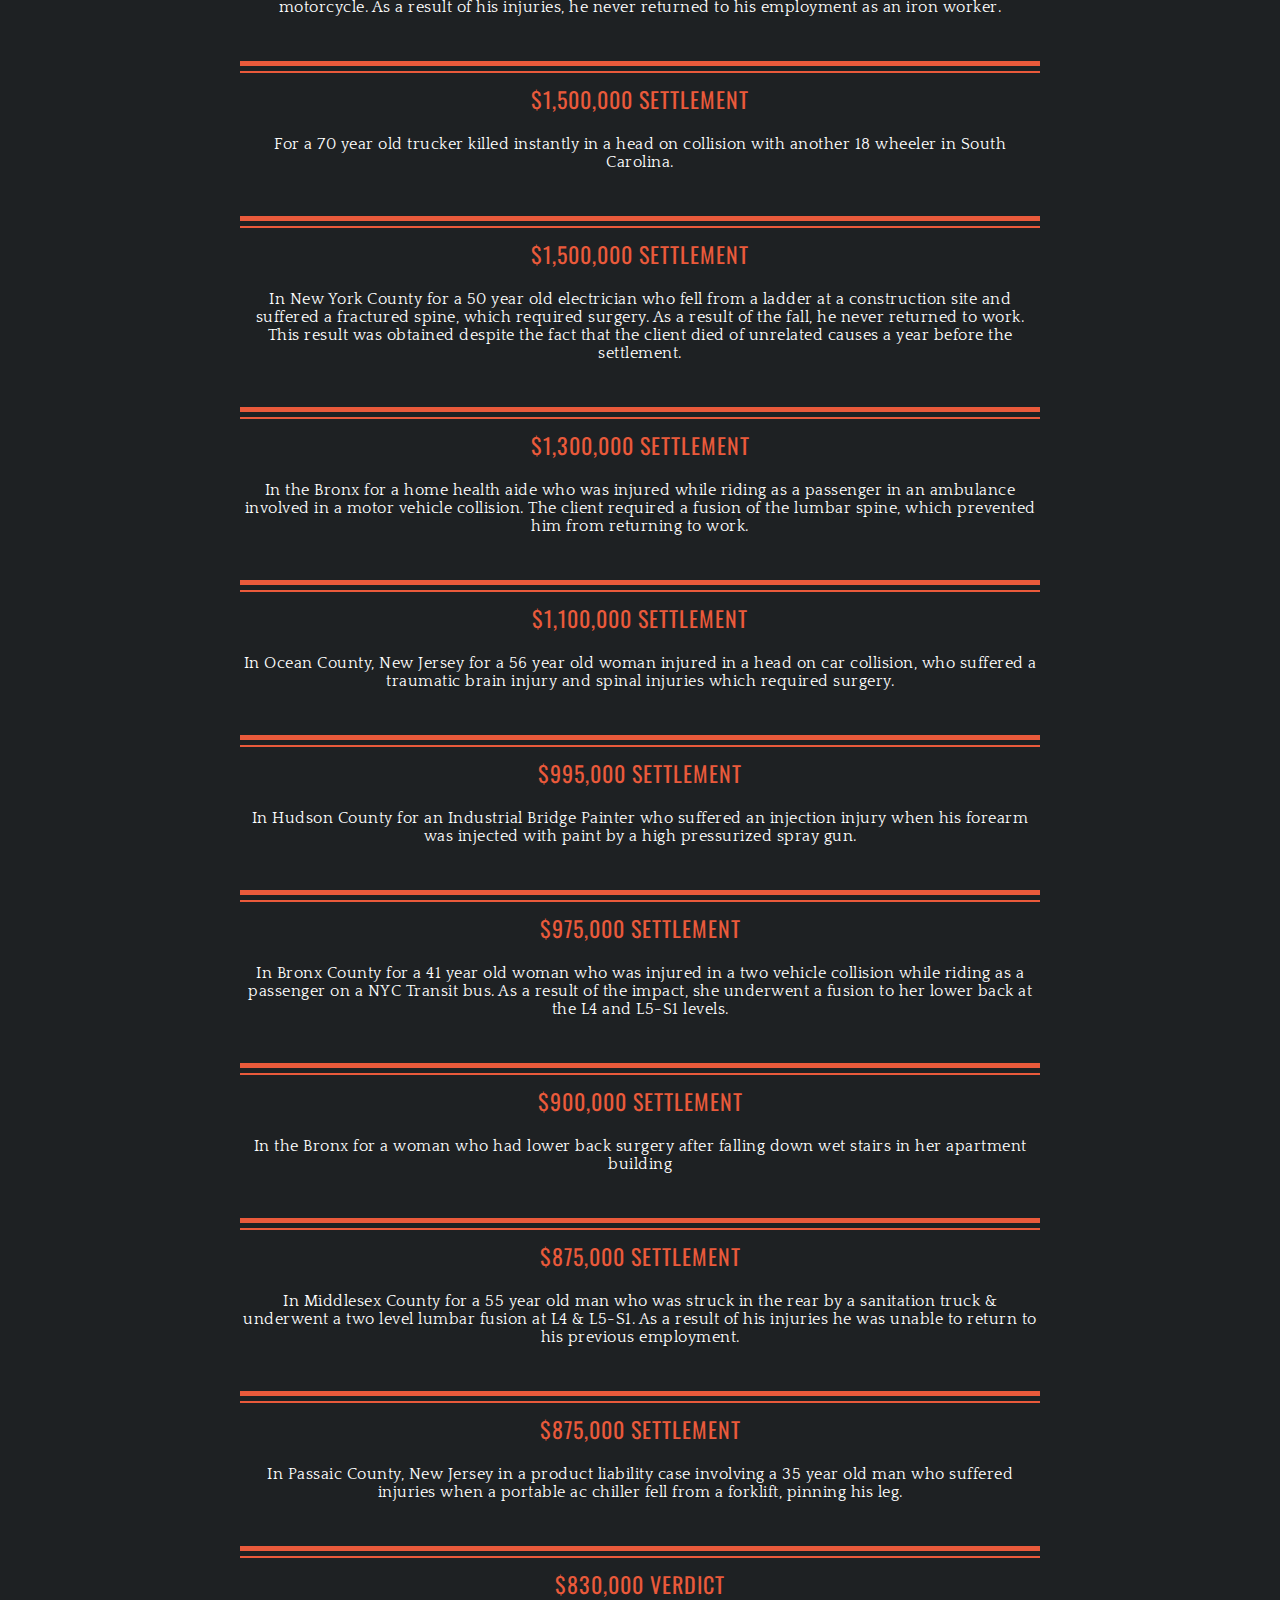
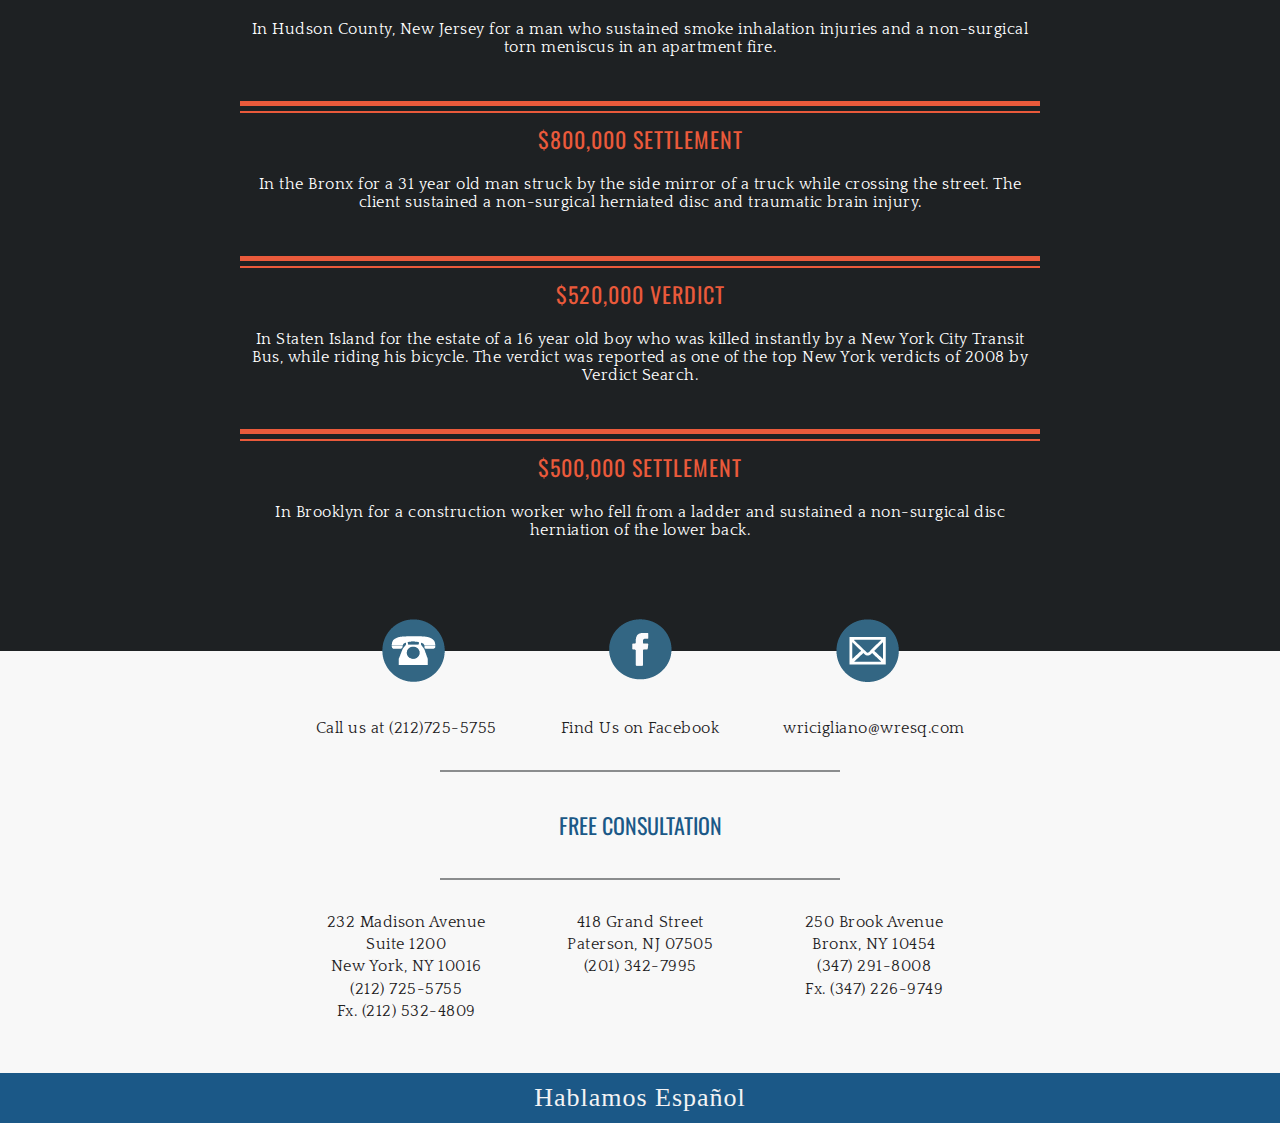
<file: results.html>
<!DOCTYPE html>
	<head>
		<link rel="stylesheet" href="style.css">
		<link rel="shortcut icon" href="imgs/favicon.ico" type="image/x-icon" />
		<script src="https://ajax.googleapis.com/ajax/libs/jquery/2.2.0/jquery.min.js"></script>
		<script type="text/javascript">
			function googleTranslateElementInit() {
			new google.translate.TranslateElement({pageLanguage: 'en', layout: google.translate.TranslateElement.FloatPosition.TOP_LEFT}, 'google_translate_element');
			}
			</script><script type="text/javascript" src="//translate.google.com/translate_a/element.js?cb=googleTranslateElementInit">
		</script>
		<script src="app.js"></script>
		<script>
		  (function(i,s,o,g,r,a,m){i['GoogleAnalyticsObject']=r;i[r]=i[r]||function(){
		  (i[r].q=i[r].q||[]).push(arguments)},i[r].l=1*new Date();a=s.createElement(o),
		  m=s.getElementsByTagName(o)[0];a.async=1;a.src=g;m.parentNode.insertBefore(a,m)
		  })(window,document,'script','https://www.google-analytics.com/analytics.js','ga');

		  ga('create', 'UA-81611781-1', 'auto');
		  ga('send', 'pageview');

		</script>
		<meta name="viewport" content="width=device-width, initial-scale=1">
		<title>William Ricigliano, P.C. | New York Personal Injury Attorney | Practicing in New York and New Jersey</title>
		<meta name="description" content="William Ricigliano, personal injury attorney in Manhattan, New York, counsels victims in auto accidents, liquor liability, construction accidents, product liability, construction accidents, and medical malpractice. Contact our attorney serving the New York / New Jersey area today.">
		<meta name="keywords" content="personal injury, nyc, attorney, manhattan, new york, william ricigliano, construction accidents, labor law, wrongful death, suv rollovers, car crash, automotive defects, product liability, auto accidents, trucking accident, fall downs, negligence, medical malpractice, lawsuits, elevator accidents, pain and suffering, lost earnings, medical expenses, police brutality, attorney new york, head injury attorney, new york personal injury lawyer, personal injury attorney, accident attorney, injury lawyers manhattan, attorney paterson nj, new jersey law firm, malpractice lawyers brooklyn, trial lawyers queens, accident lawyer new york, new york malpractice attorney, construction accident attorney, new jersey birth injury attorney">
	</head>
	<body class="non-lander-body">
		<div class="responsive-nav">
			<div class="responsive-nav-inner">
				<a class="responsive-nav-links" href="index.html">HOME</a>
				<a class="responsive-nav-links" href="about.html">ABOUT US</a>
				<a class="responsive-nav-links dropbtn" href="attorneys.html">ATTORNEYS</a>
				<a class="responsive-nav-links" href="practice_areas.html">PRACTICE AREAS</a>
				<a class="responsive-nav-links" href="results.html">RESULTS</a>
				<a class="responsive-nav-links" href="contact.html">CONTACT</a>
				<a class="responsive-nav-links" href="blog.html">BLOG</a>
			</div>
		</div>
		<header class="non-index-header">
			<a class="logo-link" href="index.html"><img id="header-logo" src="imgs/wr-nav-logo.png" alt="WR Logo"></a>
			<div class="alternate-hamburger-menu">
				<div></div>
				<div></div>
				<div></div>
			</div>
			<nav class="alternate-nav">
				<div class="nav-links-container">
					<a class="nav-links" href="index.html">HOME</a>
					<a class="nav-links" href="about.html">ABOUT US</a>
					<div class="dropdown">
						<a class="nav-links dropbtn" href="attorneys.html">ATTORNEYS</a>
						  <div class="dropdown-content">
						    <a href="attorneys.html#bill">William Ricigliano</a>
						    <a href="attorneys.html#frank">Frank Filopei</a>
						    <a href="attorneys.html#shanna">Shanna Bailey</a>
						    <a href="attorneys.html#toni">Toni Nicolo</a>
						  </div>
					</div>
					<a class="nav-links" href="practice_areas.html">PRACTICE AREAS</a>
					<a class="nav-links" href="results.html">RESULTS</a>
					<a class="nav-links" href="contact.html">CONTACT</a>
					<a class="nav-links" href="blog.html">BLOG</a>
				</div>
			</nav>
		</header>
		<div class="non-homepage-lander-image-container">
			<img class="non-homepage-image about-image" src="imgs/stockscale.jpg" alt="Sample Image">
			<div class="non-lander-text-overlay-container">
				<h3 class="center">Results</h3>
			</div>
		</div>
		<div class="results-container">
			<h4 class="center-text">Verdicts and Settlements</h4>
				<div class="individual-result-container">
					<div class="thick-orange-divider-line"></div>
					<div class="thin-orange-divider-line"></div>
					<h5>$5,088,000 Verdict</h5>
					<p>
						In Suffolk County for a Verizon Field Technician who underwent surgery to his lower back and right knee after being hit by a pickup truck driven by a Suffolk County employee. As a result of the collision, the client never returned to work.
					</p>
					<p>
						After we were successful in defeating the county's post trial appeals, the case was ultimately settled for $6.3 million.
					</p>
				</div>
				<div class="individual-result-container">
					<div class="thick-orange-divider-line"></div>
					<div class="thin-orange-divider-line"></div>
					<h5>$3,775,000 Verdict</h5> 
					<p>
						In Suffolk County for traumatic brain injury suffered by a 8 year old boy with negative diagnostic and neurological testing, when his head collided with a window during a school bus accident.
					</p>
				</div>
				<div class="individual-result-container">
					<div class="thick-orange-divider-line"></div>
					<div class="thin-orange-divider-line"></div>
					<h5>$3,200,000 Settlement</h5> 
					<p>
						In Queens for a 62 year old woman who was a passenger in a multi-vehicle accident and sustained fractures to the leg and ankle and underwent multiple surgeries.
					</p> 
				</div>
				<div class="individual-result-container">
					<div class="thick-orange-divider-line"></div>
					<div class="thin-orange-divider-line"></div>
					<h5>$2,625,000 Settlement</h5> 
					<p>For a 47 year old man who sustained complex regional pain syndrome after falling on construction debris.  At the time of the fall, the client worked for a cleaning company and never returned to work.</p>
				</div>
				<div class="individual-result-container">
					<div class="thick-orange-divider-line"></div>
					<div class="thin-orange-divider-line"></div>
					<h5>$2,250,000 Settlement</h5>
					<p>In New York County for a 45 year old property manager who fell from a ladder and underwent surgery to the neck.</p>
				</div>
				<div class="individual-result-container">
					<div class="thick-orange-divider-line"></div>
					<div class="thin-orange-divider-line"></div>
					<h5>$1,700,000 Settlement</h5>
					<p>In Kings County for a 54 year old man who suffered a fractured left ankle and underwent surgery to the ankle and both shoulders after he was struck by a Time Warner Cable truck while he was riding a motorcycle. As a result of his injuries, he never returned to his employment as an iron worker.</p>
				</div>
				<div class="individual-result-container">
					<div class="thick-orange-divider-line"></div>
					<div class="thin-orange-divider-line"></div>
					<h5>$1,500,000 Settlement</h5>
					<p>For a 70 year old trucker killed instantly in a head on collision with another 18 wheeler in South Carolina.</p>
				</div>
				<div class="individual-result-container">
					<div class="thick-orange-divider-line"></div>
					<div class="thin-orange-divider-line"></div>
					<h5>$1,500,000 Settlement</h5>
					<p>
						In New York County for a 50 year old electrician who fell from a ladder at a construction site and suffered a fractured spine, which required surgery. As a result of the fall, he never returned to work. This result was obtained despite the fact that the client died of unrelated causes a year before the settlement.
					</p>
				</div>
				<div class="individual-result-container">
					<div class="thick-orange-divider-line"></div>
					<div class="thin-orange-divider-line"></div>
					<h5>$1,300,000 Settlement</h5>
					<p>
						In the Bronx for a home health aide who was injured while riding as a passenger in an ambulance involved in a motor vehicle collision. The client required a fusion of the lumbar spine, which prevented him from returning to work.
					</p>
				</div>
				<div class="individual-result-container">
					<div class="thick-orange-divider-line"></div>
					<div class="thin-orange-divider-line"></div>
					<h5>$1,100,000 Settlement</h5>
					<p>
						In Ocean County, New Jersey for a 56 year old woman injured in a head on car collision, who suffered a traumatic brain injury and spinal injuries which required surgery.
					</p>
				</div>
				<div class="individual-result-container">
					<div class="thick-orange-divider-line"></div>
					<div class="thin-orange-divider-line"></div>
					<h5>$995,000 Settlement</h5>
					<p>In Hudson County for an Industrial Bridge Painter who suffered an injection injury when his forearm was injected with paint by a high pressurized spray gun.</p>
				</div>
				<div class="individual-result-container">
					<div class="thick-orange-divider-line"></div>
					<div class="thin-orange-divider-line"></div>
					<h5>$975,000 Settlement</h5>
					<p>In Bronx County for a 41 year old woman who was injured in a two vehicle collision while riding as a passenger on a NYC Transit bus. As a result of the impact, she underwent a fusion to her lower back at the L4 and L5-S1 levels.</p>
				</div>
				<div class="individual-result-container">
					<div class="thick-orange-divider-line"></div>
					<div class="thin-orange-divider-line"></div>
					<h5>$900,000 Settlement</h5>
					<p>In the Bronx for a woman who had lower back surgery after falling down wet stairs in her apartment building</p>
				</div>
				<div class="individual-result-container">
					<div class="thick-orange-divider-line"></div>
					<div class="thin-orange-divider-line"></div>
					<h5>$875,000 Settlement</h5>
					<p>In Middlesex County for a 55 year old man who was struck in the rear by a sanitation truck & underwent a two level lumbar fusion at L4 & L5-S1. As a result of his injuries he was unable to return to his previous employment.</p>
				</div>
				<div class="individual-result-container">
					<div class="thick-orange-divider-line"></div>
					<div class="thin-orange-divider-line"></div>
					<h5>$875,000 Settlement</h5>
					<p>In Passaic County, New Jersey in a product liability case involving a 35 year old man who suffered injuries when a portable ac chiller fell from a forklift, pinning his leg.</p>
				</div>
				<div class="individual-result-container">
					<div class="thick-orange-divider-line"></div>
					<div class="thin-orange-divider-line"></div>
					<h5>$830,000 Verdict</h5>
					<p>In Hudson County, New Jersey for a man who sustained smoke inhalation injuries and a non-surgical torn meniscus in an apartment fire.</p>
				</div>
				<div class="individual-result-container">
					<div class="thick-orange-divider-line"></div>
					<div class="thin-orange-divider-line"></div>
					<h5>$800,000 Settlement</h5>
					<p>In the Bronx for a 31 year old man struck by the side mirror of a truck while crossing the street. The client sustained a non-surgical herniated disc and traumatic brain injury.</p>
				</div>
				<div class="individual-result-container">
					<div class="thick-orange-divider-line"></div>
					<div class="thin-orange-divider-line"></div>
					<h5>$520,000 Verdict</h5>
					<p>In Staten Island for the estate of a 16 year old boy who was killed instantly by a New York City Transit Bus, while riding his bicycle. The verdict was reported as one of the top New York verdicts of 2008 by Verdict Search.</p>
				</div>
				<div class="individual-result-container">
					<div class="thick-orange-divider-line"></div>
					<div class="thin-orange-divider-line"></div>
					<h5>$500,000 Settlement</h5>
					<p>In Brooklyn for a construction worker who fell from a ladder and sustained a non-surgical disc herniation of the lower back.</p>
				</div>
			</div>
		<footer class="non-index-footer">
			<div class="footer-icon-container">
				<a href="tel:+2127255755"><img class="footer-icons" src="imgs/phone-icon.png" alt="Phone Icon"></a>
				<a href="https://www.facebook.com/wresq/" target="_blank"><img class="footer-icons" src="imgs/fb-icon.png" alt="Facebook Icon"></a>
				<a href="mailto:wricigliano@Wresq.com"><img class="footer-icons" src="imgs/mail-icon.png" alt="Mail Icon"></a>
			</div>
			<div class="address-container">
				<p class="footer-address-line">Call us at <a class="non-index-footer-num" href="tel:+2127255755">(212)725-5755</a></p>
				<a href="https://www.facebook.com/wresq/" target="_blank"><p class="footer-address-line">Find Us on Facebook</p></a>
				<a href="mailto:wricigliano@Wresq.com"><p class="footer-address-line">wricigliano@wresq.com</p></a>
			</div>
			<div class="dkgray-divider-line"></div>
			<h5>FREE CONSULTATION</h5>
			<div class="dkgray-divider-line"></div>
			<div class="address-container">
				<p class="footer-address-line non-index-footer-num">232 Madison Avenue<br>Suite 1200<br>New York, NY 10016<br><a class="non-index-footer-num" href="tel:+2127255755">(212) 725-5755</a><br>Fx. (212) 532-4809</p>
				<p class="footer-address-line non-index-footer-num">418 Grand Street<br>Paterson, NJ 07505<br><a class="non-index-footer-num" href="tel:+2013427995">(201) 342-7995</a></p>		
				<p class="footer-address-line non-index-footer-num">250 Brook Avenue<br>Bronx, NY 10454<br><a class="non-index-footer-num" href="tel:+3472918008">(347) 291-8008</a><br>Fx. (347) 226-9749</p>
			</div>
			<div class="address-container">
				<h4>Hablamos Espa&ntilde;ol</h4>
			</div>
		</footer>
	</body>
</html>
</file>
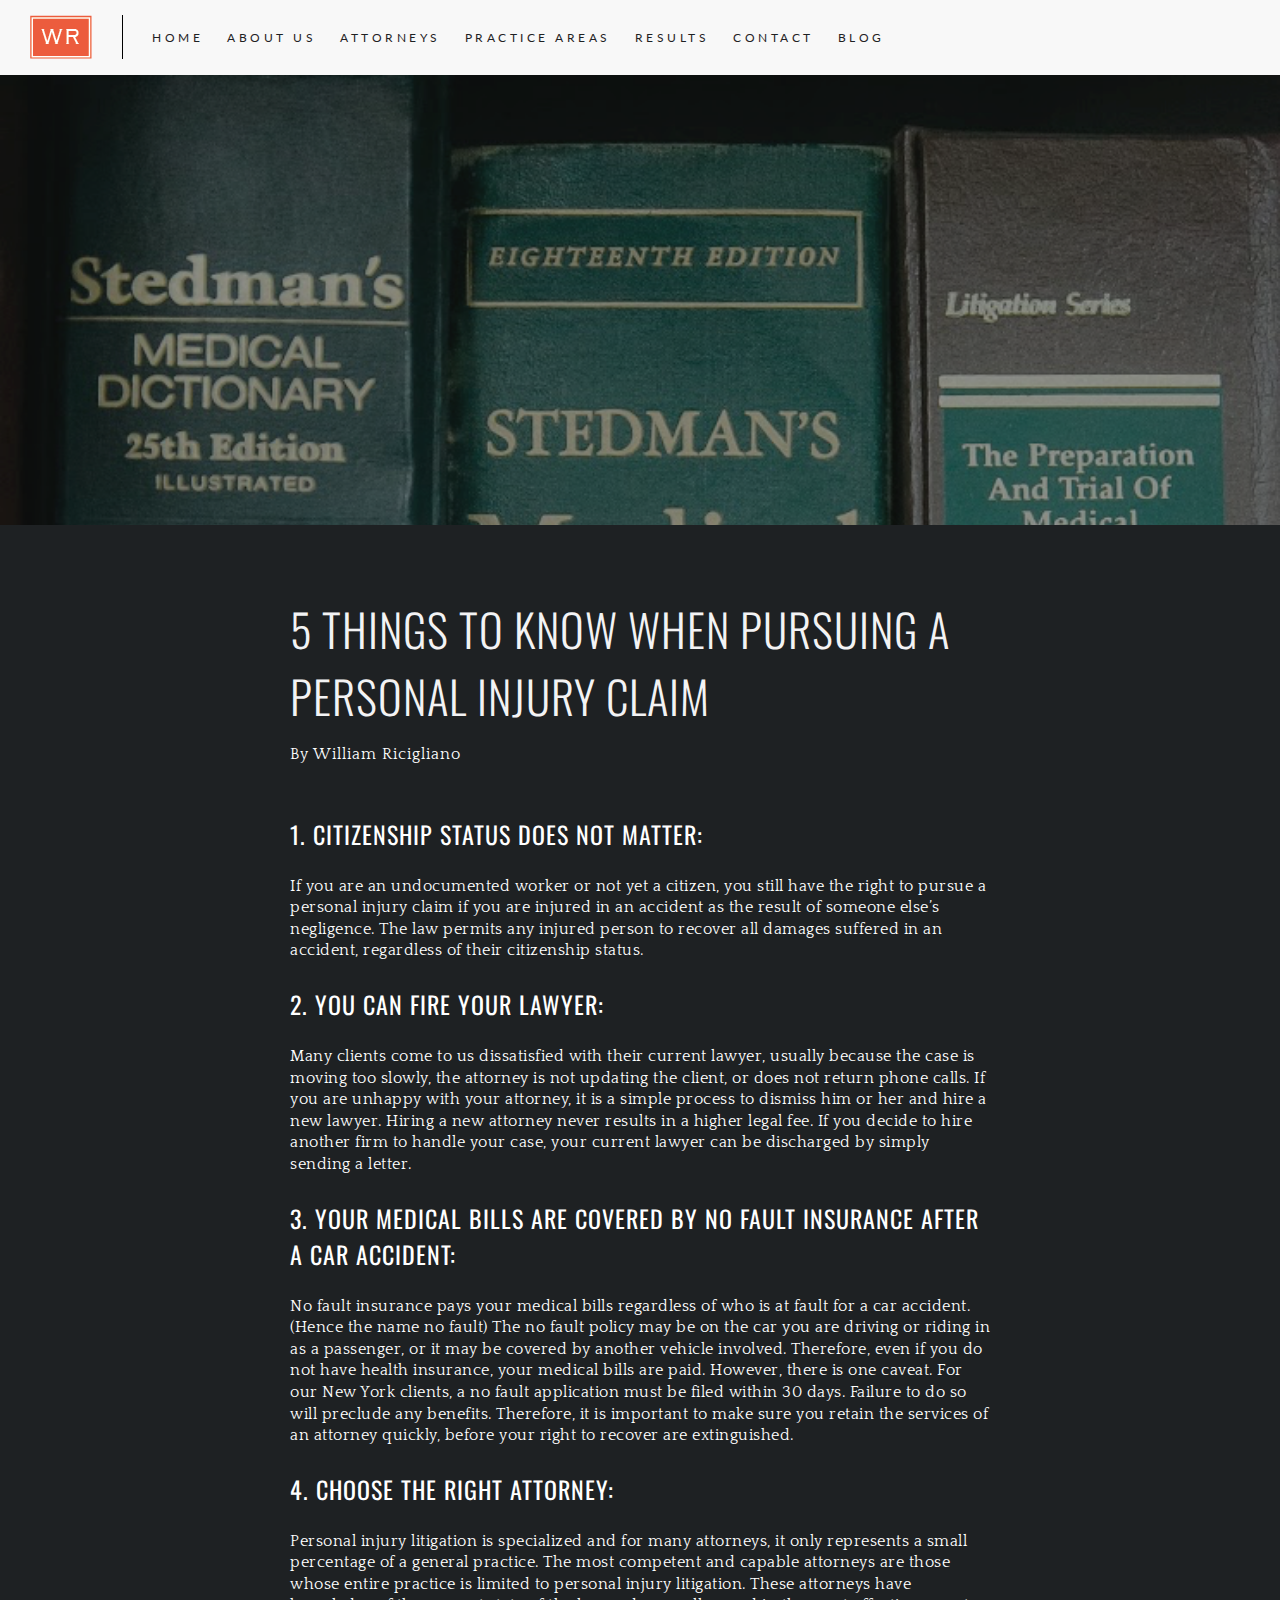
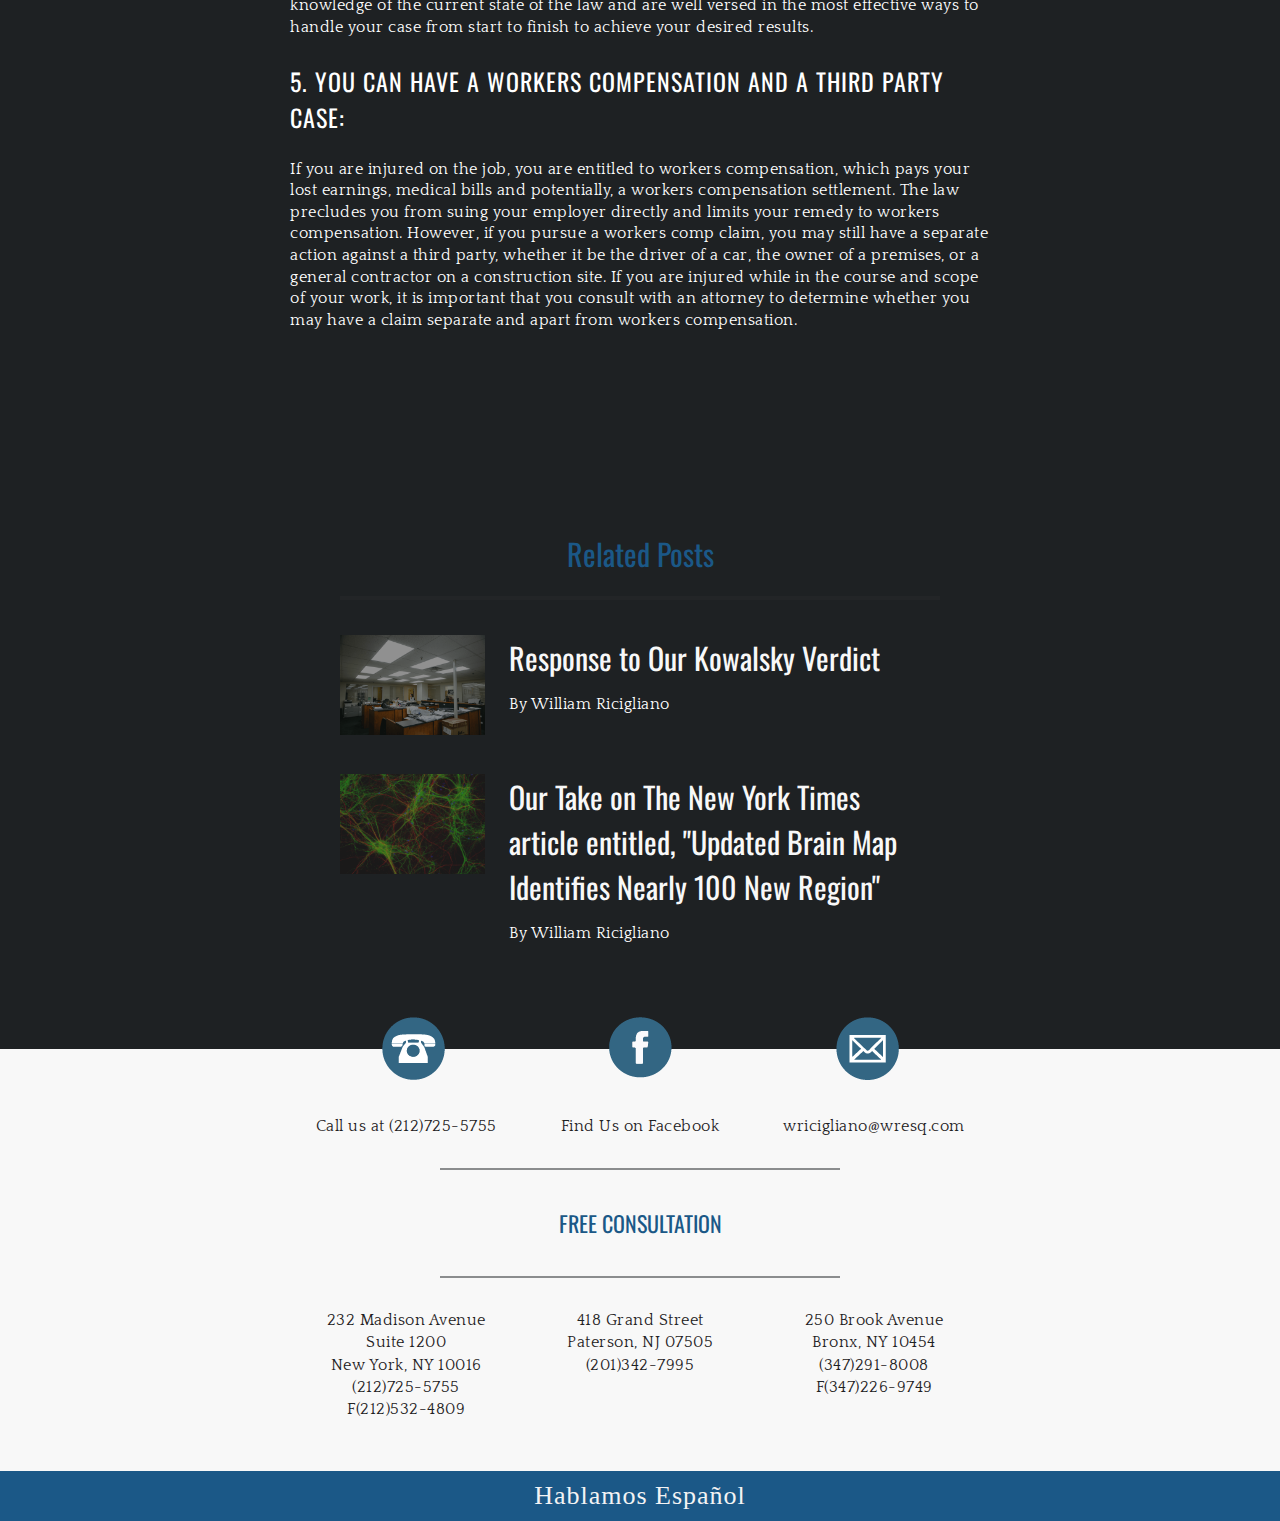
<file: posts/5_Things_to_Know_When_Pursuing_a_Personal_Injury_Claim.html>
<!DOCTYPE html>
	<head>
		<link rel="stylesheet" href="../style.css">
		<link rel="shortcut icon" href="../imgs/favicon.ico" type="image/x-icon" />
		<script src="https://ajax.googleapis.com/ajax/libs/jquery/2.2.0/jquery.min.js"></script>
		<script type="text/javascript">
			function googleTranslateElementInit() {
			new google.translate.TranslateElement({pageLanguage: 'en', layout: google.translate.TranslateElement.FloatPosition.TOP_LEFT}, 'google_translate_element');
			}
			</script><script type="text/javascript" src="//translate.google.com/translate_a/element.js?cb=googleTranslateElementInit">
		</script>
		<script src="../app.js"></script>
		<script>
		  (function(i,s,o,g,r,a,m){i['GoogleAnalyticsObject']=r;i[r]=i[r]||function(){
		  (i[r].q=i[r].q||[]).push(arguments)},i[r].l=1*new Date();a=s.createElement(o),
		  m=s.getElementsByTagName(o)[0];a.async=1;a.src=g;m.parentNode.insertBefore(a,m)
		  })(window,document,'script','https://www.google-analytics.com/analytics.js','ga');

		  ga('create', 'UA-81611781-1', 'auto');
		  ga('send', 'pageview');

		</script>
		<meta name="viewport" content="width=device-width, initial-scale=1">
		<title>William Ricigliano, P.C. | New York Personal Injury Attorney | Practicing in New York and New Jersey</title>
		<meta name="description" content="William Ricigliano, personal injury attorney in Manhattan, New York, counsels victims in auto accidents, liquor liability, construction accidents, product liability, construction accidents, and medical malpractice. Contact our attorney serving the New York / New Jersey area today.">
		<meta name="keywords" content="personal injury, nyc, attorney, manhattan, new york, william ricigliano, construction accidents, labor law, wrongful death, suv rollovers, car crash, automotive defects, product liability, auto accidents, trucking accident, fall downs, negligence, medical malpractice, lawsuits, elevator accidents, pain and suffering, lost earnings, medical expenses, police brutality, attorney new york, head injury attorney, new york personal injury lawyer, personal injury attorney, accident attorney, injury lawyers manhattan, attorney paterson nj, new jersey law firm, malpractice lawyers brooklyn, trial lawyers queens, accident lawyer new york, new york malpractice attorney, construction accident attorney, new jersey birth injury attorney, personal injury claim, what to know personal injury claim">
		<meta property="og:type" content="article" />
		<meta property="og:image" content="http://wresq.com/imgs/law-med-books.png" />
		<meta property="og:url" content="http://www.wresq.com/posts/5_Things_to_Know_When_Pursuing_a_Personal_Injury_Claim.html" />
		<meta property="og:title" content="5 Things to Know When Pursuing a Personal Injury Claim" />
		<meta property="og:description" content="Have a personal injury claim? Here's how to prepare yourself." />
		<meta property="twitter:title" content="5 Things to Know When Pursuing a Personal Injury Claim" />
		<meta name="twitter:site" value="@WRicigliano" />
		<meta property="twitter:url" content="http://www.wresq.com/posts/5_Things_to_Know_When_Pursuing_a_Personal_Injury_Claim.html" />

		<meta property="twitter:description" content="Have a personal injury claim? Here's how to prepare yourself." />
		<meta property="twitter:image:alt" content="Legal preparation books" />
		<meta property="twitter:image" content="http://wresq.com/imgs/law-med-books.png" />
		<meta name="twitter:card" value="summary_large_image" />
	</head>
	<body class="non-lander-body">
		<div class="responsive-nav">
			<div class="responsive-nav-inner">
				<a class="responsive-nav-links" href="../index.html">HOME</a>
				<a class="responsive-nav-links" href="../about.html">ABOUT US</a>
				<a class="responsive-nav-links dropbtn" href="../attorneys.html">ATTORNEYS</a>
				<a class="responsive-nav-links" href="../practice_areas.html">PRACTICE AREAS</a>
				<a class="responsive-nav-links" href="../results.html">RESULTS</a>
				<a class="responsive-nav-links" href="../contact.html">CONTACT</a>
				<a class="responsive-nav-links" href="../blog.html">BLOG</a>
			</div>
		</div>
		<header class="non-index-header">
			<a class="logo-link" href="../index.html"><img id="header-logo" src="../imgs/wr-nav-logo.png" alt="WR Logo"></a>
			<div class="alternate-hamburger-menu">
				<div></div>
				<div></div>
				<div></div>
			</div>
			<nav class="alternate-nav">
				<div class="nav-links-container">
					<a class="nav-links" href="../index.html">HOME</a>
					<a class="nav-links" href="../about.html">ABOUT US</a>
					<div class="dropdown">
						<a class="nav-links dropbtn" href="../attorneys.html">ATTORNEYS</a>
						  <div class="dropdown-content">
						    <a href="../attorneys.html#bill">William Ricigliano</a>
						    <a href="../attorneys.html#frank">Frank Filopei</a>
						    <a href="../attorneys.html#shanna">Shanna Bailey</a>
						    <a href="../attorneys.html#toni">Toni Nicolo</a>
						  </div>
					</div>
					<a class="nav-links" href="../practice_areas.html">PRACTICE AREAS</a>
					<a class="nav-links" href="../results.html">RESULTS</a>
					<a class="nav-links" href="../contact.html">CONTACT</a>
					<a class="nav-links" href="../blog.html">BLOG</a>
				</div>
			</nav>
		</header>
		<div class="non-homepage-lander-image-container">
			<img class="non-homepage-image about-image" src="../imgs/law-med-books-header.png" alt="Medical Law Books">
		</div>

		<div class="post-body">

			<div class="defined-width-text post-title">
				<h1>5 Things to Know When Pursuing a Personal Injury Claim</h1>
				<p>By William Ricigliano</p>
			</div>  
			<div class="defined-width-text">
				<h3>
					1.	 Citizenship status does not matter:
				</h3>
				<p>
					If you are an undocumented worker or not yet a citizen, you still have the right to pursue a personal injury claim if you are injured in an accident as the result of someone else’s negligence.  The law permits any injured person to recover all damages suffered in an accident, regardless of their citizenship status.
				</p>
				<h3>
					2.	You can fire your lawyer:
				</h3>
				<p>
					Many clients come to us dissatisfied with their current lawyer, usually because the case is moving too slowly, the attorney is not updating the client, or does not return phone calls.  If you are unhappy with your attorney, it is a simple process to dismiss him or her and hire a new lawyer.  Hiring a new attorney never results in a higher legal fee.  If you decide to hire another firm to handle your case, your current lawyer can be discharged by simply sending a letter.
				</p>
				<h3>
					3.	Your medical bills are covered by no fault insurance after a car accident:
				</h3>
				<p>
					No fault insurance pays your medical bills regardless of who is at fault for a car accident.  (Hence the name no fault)  The no fault policy may be on the car you are driving or riding in as a passenger, or it may be covered by another vehicle involved.  Therefore, even if you do not have health insurance, your medical bills are paid.  However, there is one caveat.  For our New York clients, a no fault application must be filed within 30 days.  Failure to do so will preclude any benefits.  Therefore, it is important to make sure you retain the services of an attorney quickly, before your right to recover are extinguished.
				</p>
				<h3>
					4.	Choose the right attorney:
				</h3>
				<p>
					Personal injury litigation is specialized and for many attorneys, it only represents a small percentage of a general practice.  The most competent and capable attorneys are those whose entire practice is limited to personal injury litigation.  These attorneys have knowledge of the current state of the law and are well versed in the most effective ways to handle your case from start to finish to achieve your desired results.
				</p>
				<h3>
					5.	You can have a workers compensation and a third party case:
				</h3>
				<p>
					If you are injured on the job, you are entitled to workers compensation, which pays your lost earnings, medical bills and potentially, a workers compensation settlement.  The law precludes you from suing your employer directly and limits your remedy to workers compensation.  However, if you pursue a workers comp claim, you may still have a separate action against a third party, whether it be the driver of a car, the owner of a premises, or a general contractor on a construction site.  If you are injured while in the course and scope of your work, it is important that you consult with an attorney to determine whether you may have a claim separate and apart from workers compensation. 
				</p>
			</div>
		</div>

		<div class="related-post-module">
			<h5>Related Posts</h5>
			<div class="post-preview center">
				<img class="post-preview-image" src="../imgs/kowalsky-photo.png" alt="William Ricigliano Office">
				<div class="post-preview-title">
					<a href="kowalsky_response.html" title="Kowalksy Article" class="underline-link">Response to Our Kowalsky Verdict</a>
					<p>By William Ricigliano</p>
				</div>
			</div>
			<div class="post-preview center">
				<img class="post-preview-image" src="../imgs/nyt-post-bg.png" alt="Brain Connector Image">
				<div class="post-preview-title">
					<a href="NYT_response.html" title="New York Times Response" class="underline-link">Our Take on The New York Times article entitled, "Updated Brain Map Identifies Nearly 100 New Region"</a>
					<p>By William Ricigliano</p>
				</div>
			</div>
		</div>

		<div class="twenty-spacer"></div>
		<div class="twenty-spacer"></div>
		<footer class="non-index-footer">
			<div class="footer-icon-container">
				<a href="tel:+2127255755"><img class="footer-icons" src="../imgs/phone-icon.png" alt="Phone Icon"></a>
				<a href="https://www.facebook.com/wresq/" target="_blank"><img class="footer-icons" src="../imgs/fb-icon.png" alt="Facebook Icon"></a>
				<a href="mailto:wricigliano@Wresq.com"><img class="footer-icons" src="../imgs/mail-icon.png" alt="Mail Icon"></a>
			</div>
			<div class="address-container">
				<p class="footer-address-line">Call us at <a class="non-index-footer-num" href="tel:+2127255755">(212)725-5755</a></p>
				<a href="https://www.facebook.com/wresq/" target="_blank"><p class="footer-address-line">Find Us on Facebook</p></a>
				<a href="mailto:wricigliano@Wresq.com"><p class="footer-address-line">wricigliano@wresq.com</p></a>
			</div>
			<div class="dkgray-divider-line"></div>
			<h5>FREE CONSULTATION</h5>
			<div class="dkgray-divider-line"></div>
			<div class="address-container">
				<p class="footer-address-line">232 Madison Avenue<br>Suite 1200<br>New York, NY 10016<br><a class="non-index-footer-num" href="tel:+2127255755">(212)725-5755</a><br>F(212)532-4809</p>
				<p class="footer-address-line">418 Grand Street<br>Paterson, NJ 07505<br><a class="non-index-footer-num" href="tel:+2013427995">(201)342-7995</a></p>		
				<p class="footer-address-line">250 Brook Avenue<br>Bronx, NY 10454<br><a class="non-index-footer-num" href="tel:+3472918008">(347)291-8008</a><br>F(347)226-9749</p>
			</div>
			<div class="address-container">
				<h4>Hablamos Espa&ntilde;ol</h4>
			</div>
		</footer>		
	</body>
</html>
</file>
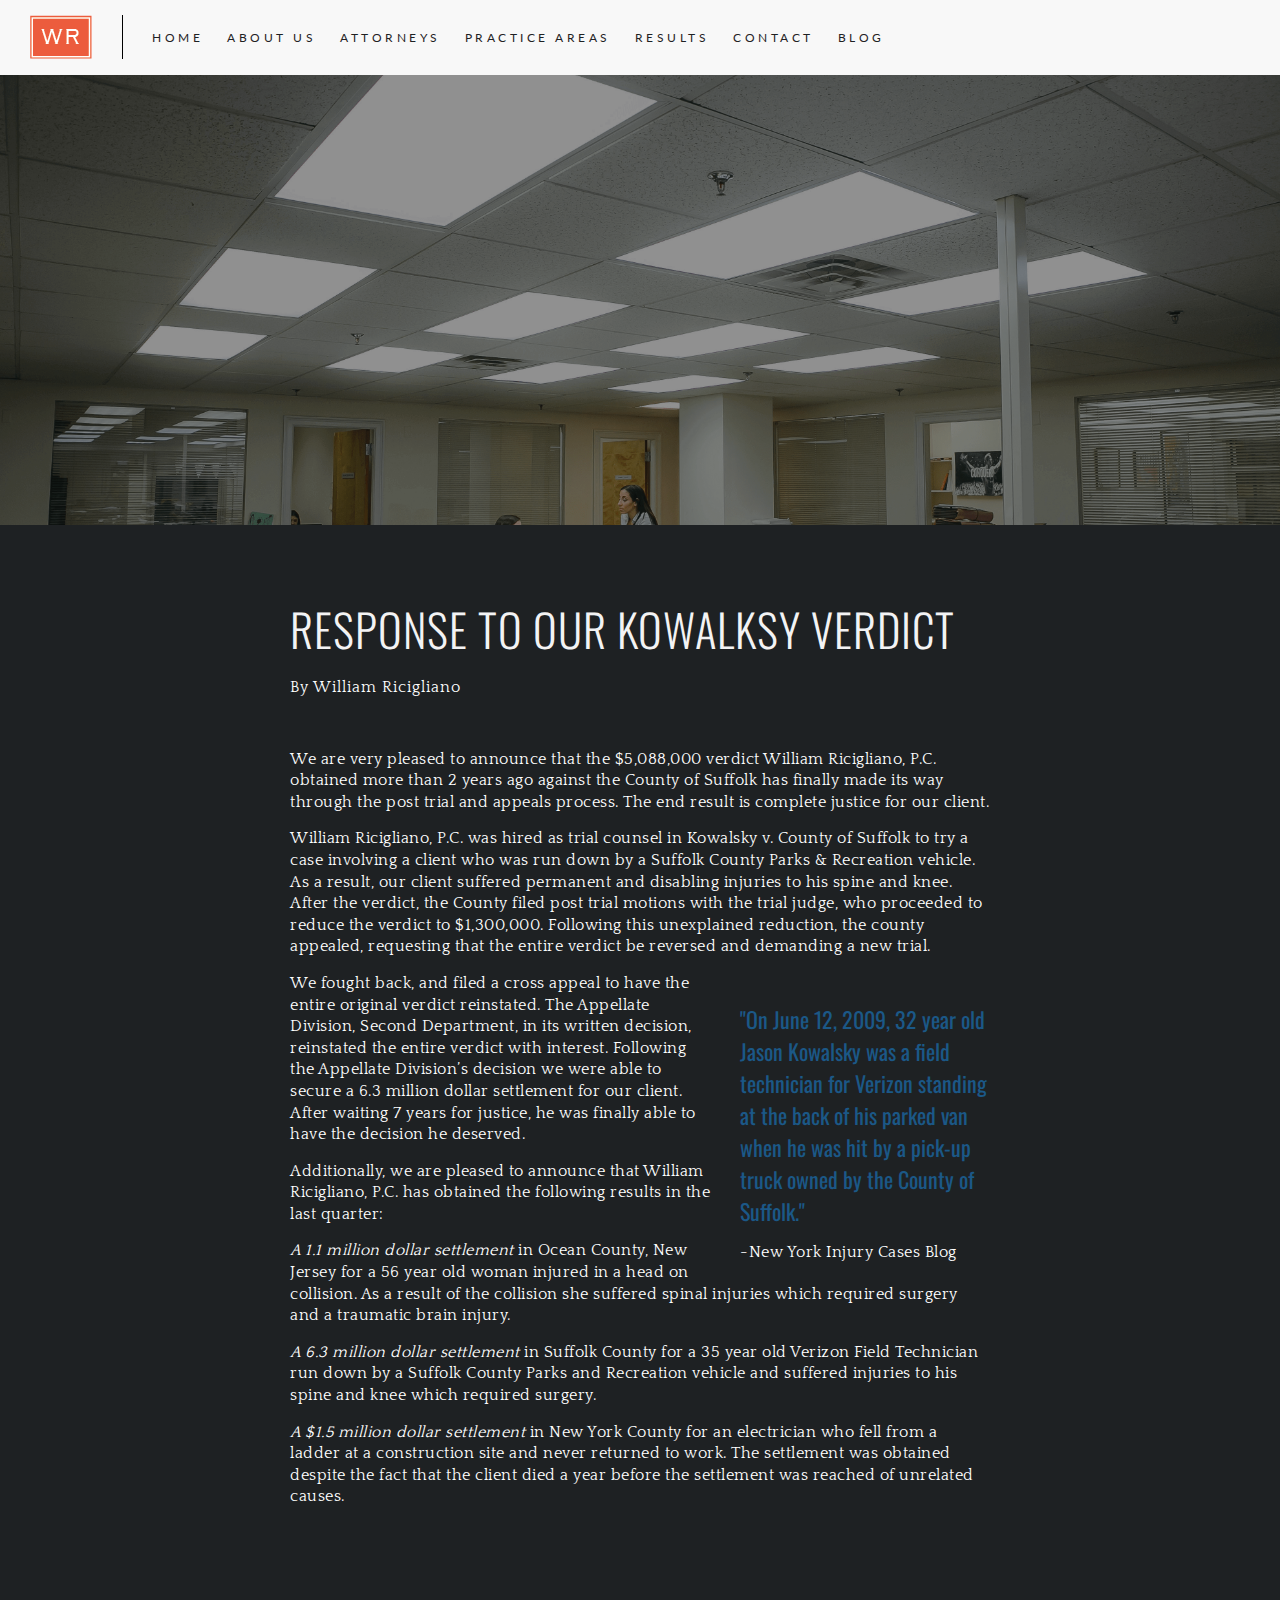
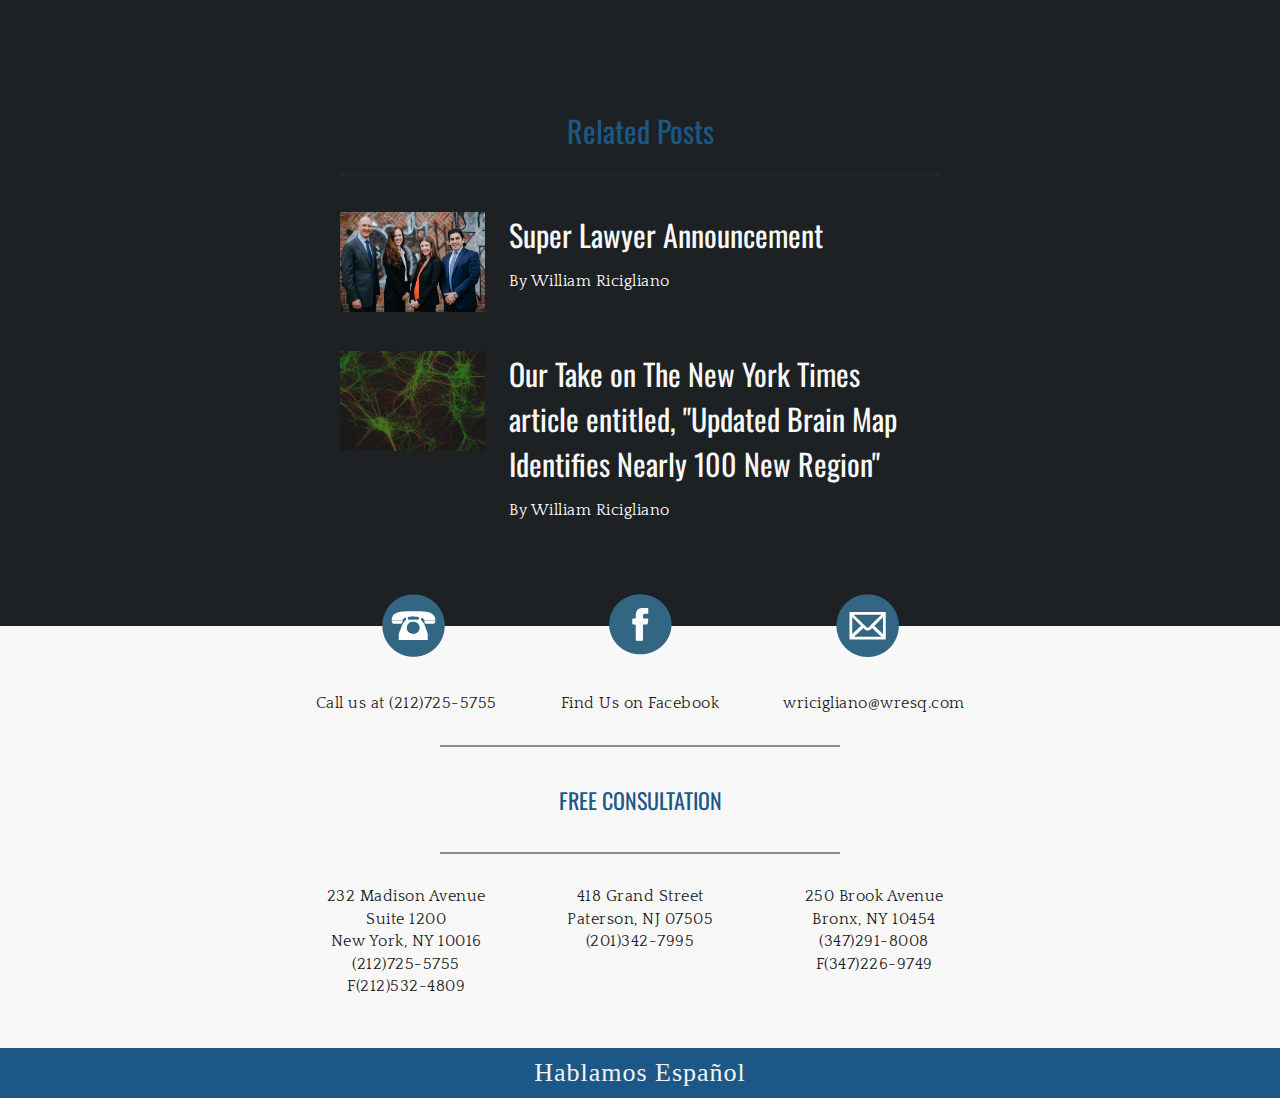
<file: posts/kowalsky_response.html>
<!DOCTYPE html>
	<head>
		<link rel="stylesheet" href="../style.css">
		<link rel="shortcut icon" href="../imgs/favicon.ico" type="image/x-icon" />
		<script src="https://ajax.googleapis.com/ajax/libs/jquery/2.2.0/jquery.min.js"></script>
		<script type="text/javascript">
			function googleTranslateElementInit() {
			new google.translate.TranslateElement({pageLanguage: 'en', layout: google.translate.TranslateElement.FloatPosition.TOP_LEFT}, 'google_translate_element');
			}
			</script><script type="text/javascript" src="//translate.google.com/translate_a/element.js?cb=googleTranslateElementInit">
		</script>
		<script src="../app.js"></script>
		<script>
		  (function(i,s,o,g,r,a,m){i['GoogleAnalyticsObject']=r;i[r]=i[r]||function(){
		  (i[r].q=i[r].q||[]).push(arguments)},i[r].l=1*new Date();a=s.createElement(o),
		  m=s.getElementsByTagName(o)[0];a.async=1;a.src=g;m.parentNode.insertBefore(a,m)
		  })(window,document,'script','https://www.google-analytics.com/analytics.js','ga');

		  ga('create', 'UA-81611781-1', 'auto');
		  ga('send', 'pageview');

		</script>
		<meta name="viewport" content="width=device-width, initial-scale=1">
		<title>William Ricigliano, P.C. | New York Personal Injury Attorney | Practicing in New York and New Jersey</title>
		<meta name="description" content="William Ricigliano, personal injury attorney in Manhattan, New York, counsels victims in auto accidents, liqour liability, construction accidents, product liability, construction accidents, and medical malpractice. Contact our attorney serving the New York / New Jersey area today.">
		<meta name="keywords" content="personal injury, nyc, attorney, manhattan, new york, william ricigliano, construction accidents, labor law, wrongful death, suv rollovers, car crash, automotive defects, product liability, auto accidents, trucking accident, fall downs, negligence, medical malpractice, lawsuits, elevator accidents, pain and suffering, lost earnings, medical expenses, police brutality, attorney new york, head injury attorney, new york personal injury lawyer, personal injury attorney, accident attorney, injury lawyers manhattan, attorney paterson nj, new jersey law firm, malpractice lawyers brooklyn, trial lawyers queens, accident lawyer new york, new york malpractice attorney, construction accident attorney, new jersey birth injury attorney">
	</head>
	<body class="non-lander-body">
		<div class="responsive-nav">
			<div class="responsive-nav-inner">
				<a class="responsive-nav-links" href="../index.html">HOME</a>
				<a class="responsive-nav-links" href="../about.html">ABOUT US</a>
				<a class="responsive-nav-links dropbtn" href="../attorneys.html">ATTORNEYS</a>
				<a class="responsive-nav-links" href="../practice_areas.html">PRACTICE AREAS</a>
				<a class="responsive-nav-links" href="../results.html">RESULTS</a>
				<a class="responsive-nav-links" href="../contact.html">CONTACT</a>
				<a class="responsive-nav-links" href="../blog.html">BLOG</a>
			</div>
		</div>
		<header class="non-index-header">
			<a class="logo-link" href="../index.html"><img id="header-logo" src="../imgs/wr-nav-logo.png" alt="WR Logo"></a>
			<div class="alternate-hamburger-menu">
				<div></div>
				<div></div>
				<div></div>
			</div>
			<nav class="alternate-nav">
				<div class="nav-links-container">
					<a class="nav-links" href="../index.html">HOME</a>
					<a class="nav-links" href="../about.html">ABOUT US</a>
					<div class="dropdown">
						<a class="nav-links dropbtn" href="../attorneys.html">ATTORNEYS</a>
						  <div class="dropdown-content">
						    <a href="../attorneys.html#bill">William Ricigliano</a>
						    <a href="../attorneys.html#frank">Frank Filopei</a>
						    <a href="../attorneys.html#shanna">Shanna Bailey</a>
						    <a href="../attorneys.html#toni">Toni Nicolo</a>
						  </div>
					</div>
					<a class="nav-links" href="../practice_areas.html">PRACTICE AREAS</a>
					<a class="nav-links" href="../results.html">RESULTS</a>
					<a class="nav-links" href="../contact.html">CONTACT</a>
					<a class="nav-links" href="../blog.html">BLOG</a>
				</div>
			</nav>
		</header>
		<div class="non-homepage-lander-image-container">
			<img class="non-homepage-image about-image" src="../imgs/kowalsky-photo.png" alt="Brain Connector Image">
		</div>

		<div class="post-body">

			<div class="defined-width-text post-title">
				<h1>Response to Our Kowalksy Verdict</h1>
				<p>By William Ricigliano</p>
			</div>  
			<div class="defined-width-text">
				<p>
					We are very pleased to announce that the $5,088,000 verdict William Ricigliano, P.C. obtained more than 2 years ago against the County of Suffolk has finally made its way through the post trial and appeals process. The end result is complete justice for our client.  
				</p>
				
				<p>
					William Ricigliano, P.C. was hired as trial counsel in Kowalsky v. County of Suffolk to try a case involving a client who was run down by a Suffolk County Parks & Recreation vehicle.  As a result, our client suffered permanent and disabling injuries to his spine and knee.  After the verdict, the County filed post trial motions with the trial judge, who proceeded to reduce the verdict to $1,300,000. Following this unexplained reduction, the county appealed, requesting that the entire verdict be reversed and demanding a new trial.  
				</p>

				<div class="pull-right">
					<h5>
						"On June 12, 2009, 32 year old Jason Kowalsky was a field technician for Verizon standing at the back of his parked van when he was hit by a pick-up truck owned by the County of Suffolk."
					</h5>
					<p class="byline">
						-<a href="http://www.newyorkinjurycasesblog.com/2016/08/articles/back-injuries/back-and-knee-pain-and-suffering-award-affirmed-on-appeal-in-pedestrian-knockdown-case/" target="_blank" title="New York Injury Cases Blog">New York Injury Cases Blog</a>
					</p>
				</div>

				<p>
					We fought back, and filed a cross appeal to have the entire original verdict reinstated.  The Appellate Division, Second Department, in its written decision, reinstated the entire verdict with interest.  Following the Appellate Division’s decision we were able to secure a 6.3 million dollar settlement for our client.  After waiting 7 years for justice, he was finally able to have the decision he deserved.
				</p>

				<p>
					Additionally, we are pleased to announce that William Ricigliano, P.C. has obtained the following results in the last quarter:
				</p>

				<p>
					<em>A 1.1 million dollar settlement</em> in Ocean County, New Jersey for a 56 year old woman injured in a head on collision.  As a result of the collision she suffered spinal injuries which required surgery and a traumatic brain injury.
				</p>

				<p> 
					<em>A 6.3 million dollar settlement</em> in Suffolk County for a 35 year old Verizon Field Technician run down by a Suffolk County Parks and Recreation vehicle and suffered injuries to his spine and knee which required surgery.
				</p>

				<p> 
					<em>A $1.5 million dollar settlement</em> in New York County for an electrician who fell from a ladder at a construction site and never returned to work.  The settlement was obtained despite the fact that the client died a year before the settlement was reached of unrelated causes.  
				</p>
			</div>
		</div>

		<div class="related-post-module">
			<h5>Related Posts</h5>
			<div class="post-preview center">
				<img class="post-preview-image" src="../imgs/attorney-group-photo.jpg" alt="Brain Connector Image">
				<div class="post-preview-title">
					<a href="super_lawyer_announcement.html" title="Super Lawyer Announcement">Super Lawyer Announcement</a>
					<p>By William Ricigliano</p>
				</div>
			</div>
			<div class="post-preview center">
				<img class="post-preview-image" src="../imgs/nyt-post-bg.png" alt="Brain Connector Image">
				<div class="post-preview-title">
					<a href="NYT_response.html" title="New York Times Response">Our Take on The New York Times article entitled, "Updated Brain Map Identifies Nearly 100 New Region"</a>
					<p>By William Ricigliano</p>
				</div>
			</div>
		</div>

		<div class="twenty-spacer"></div>
		<div class="twenty-spacer"></div>
		<footer class="non-index-footer">
			<div class="footer-icon-container">
				<a href="tel:+2127255755"><img class="footer-icons" src="../imgs/phone-icon.png" alt="Phone Icon"></a>
				<a href="https://www.facebook.com/wresq/" target="_blank"><img class="footer-icons" src="../imgs/fb-icon.png" alt="Facebook Icon"></a>
				<a href="mailto:wricigliano@Wresq.com"><img class="footer-icons" src="../imgs/mail-icon.png" alt="Mail Icon"></a>
			</div>
			<div class="address-container">
				<p class="footer-address-line">Call us at <a class="non-index-footer-num" href="tel:+2127255755">(212)725-5755</a></p>
				<a href="https://www.facebook.com/wresq/" target="_blank"><p class="footer-address-line">Find Us on Facebook</p></a>
				<a href="mailto:wricigliano@Wresq.com"><p class="footer-address-line">wricigliano@wresq.com</p></a>
			</div>
			<div class="dkgray-divider-line"></div>
			<h5>FREE CONSULTATION</h5>
			<div class="dkgray-divider-line"></div>
			<div class="address-container">
				<p class="footer-address-line">232 Madison Avenue<br>Suite 1200<br>New York, NY 10016<br><a class="non-index-footer-num" href="tel:+2127255755">(212)725-5755</a><br>F(212)532-4809</p>
				<p class="footer-address-line">418 Grand Street<br>Paterson, NJ 07505<br><a class="non-index-footer-num" href="tel:+2013427995">(201)342-7995</a></p>		
				<p class="footer-address-line">250 Brook Avenue<br>Bronx, NY 10454<br><a class="non-index-footer-num" href="tel:+3472918008">(347)291-8008</a><br>F(347)226-9749</p>
			</div>
			<div class="address-container">
				<h4>Hablamos Espa&ntilde;ol</h4>
			</div>
		</footer>		
	</body>
</html>
</file>
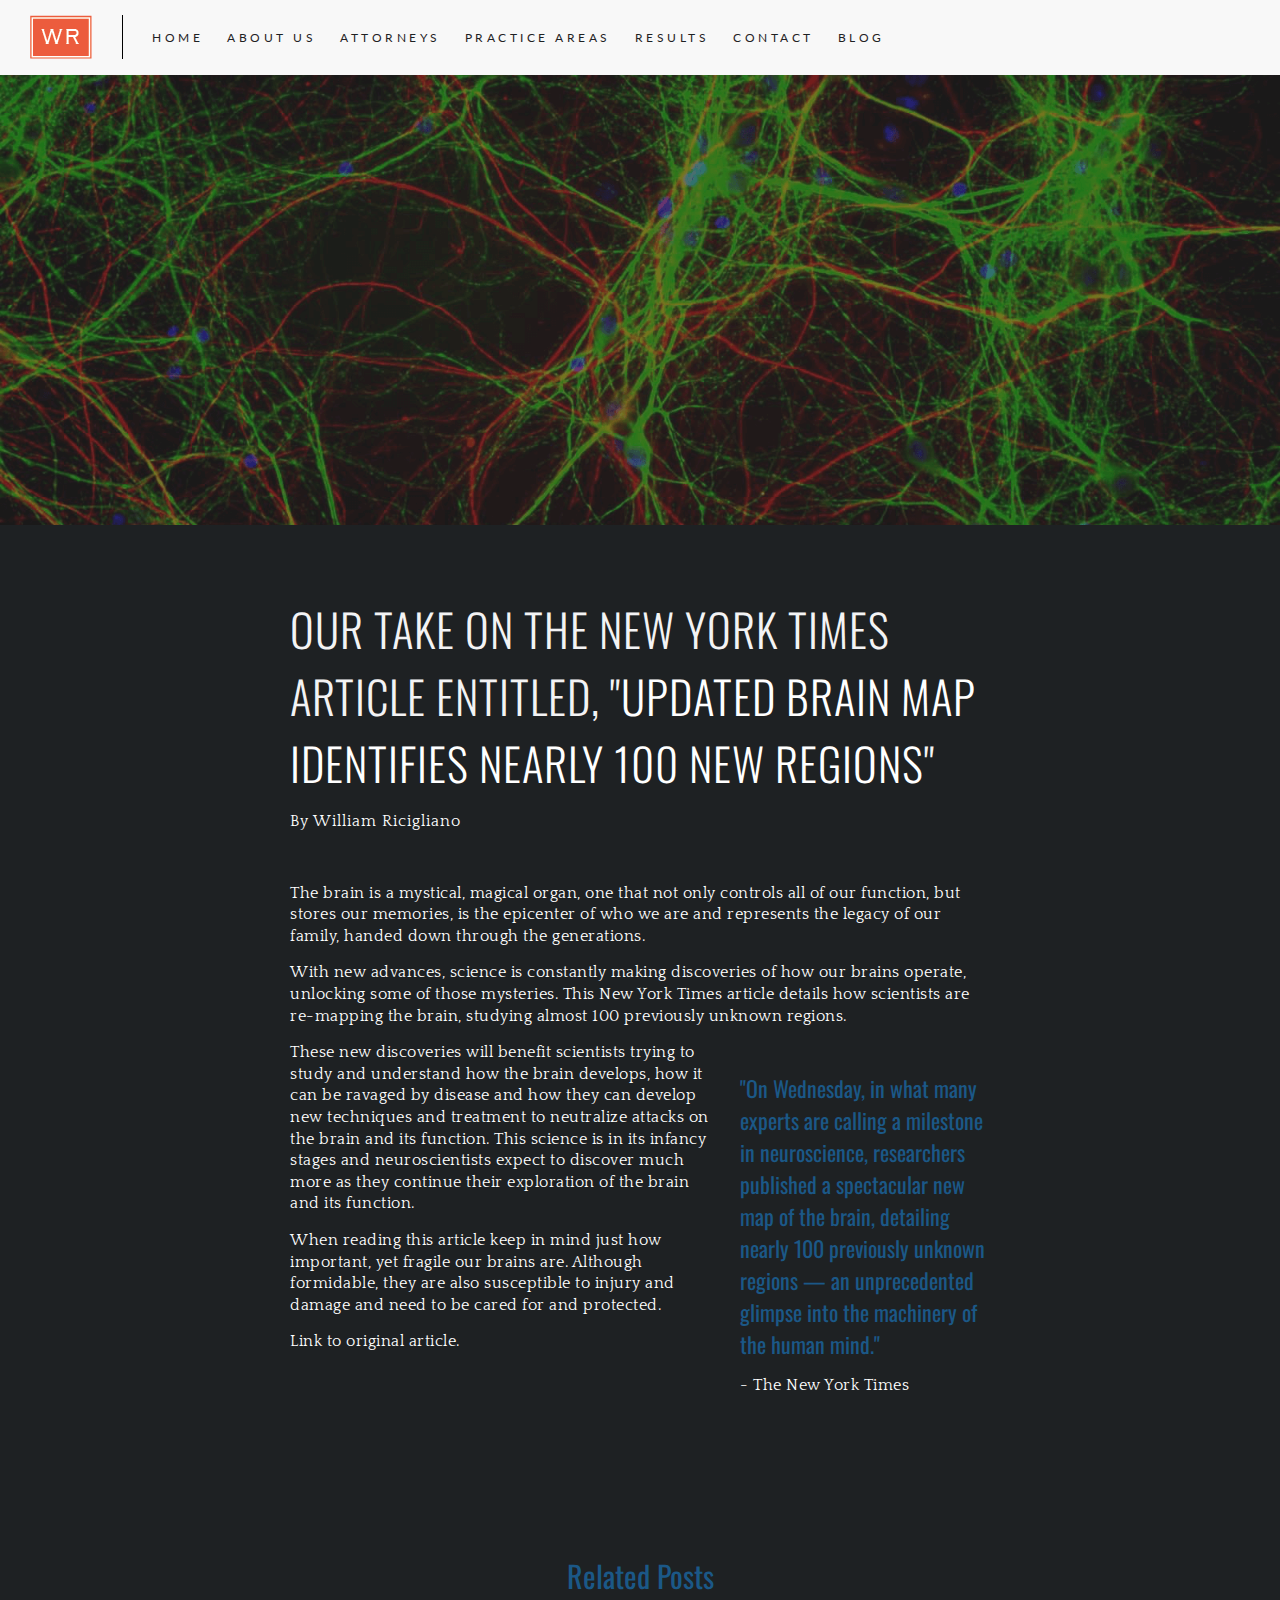
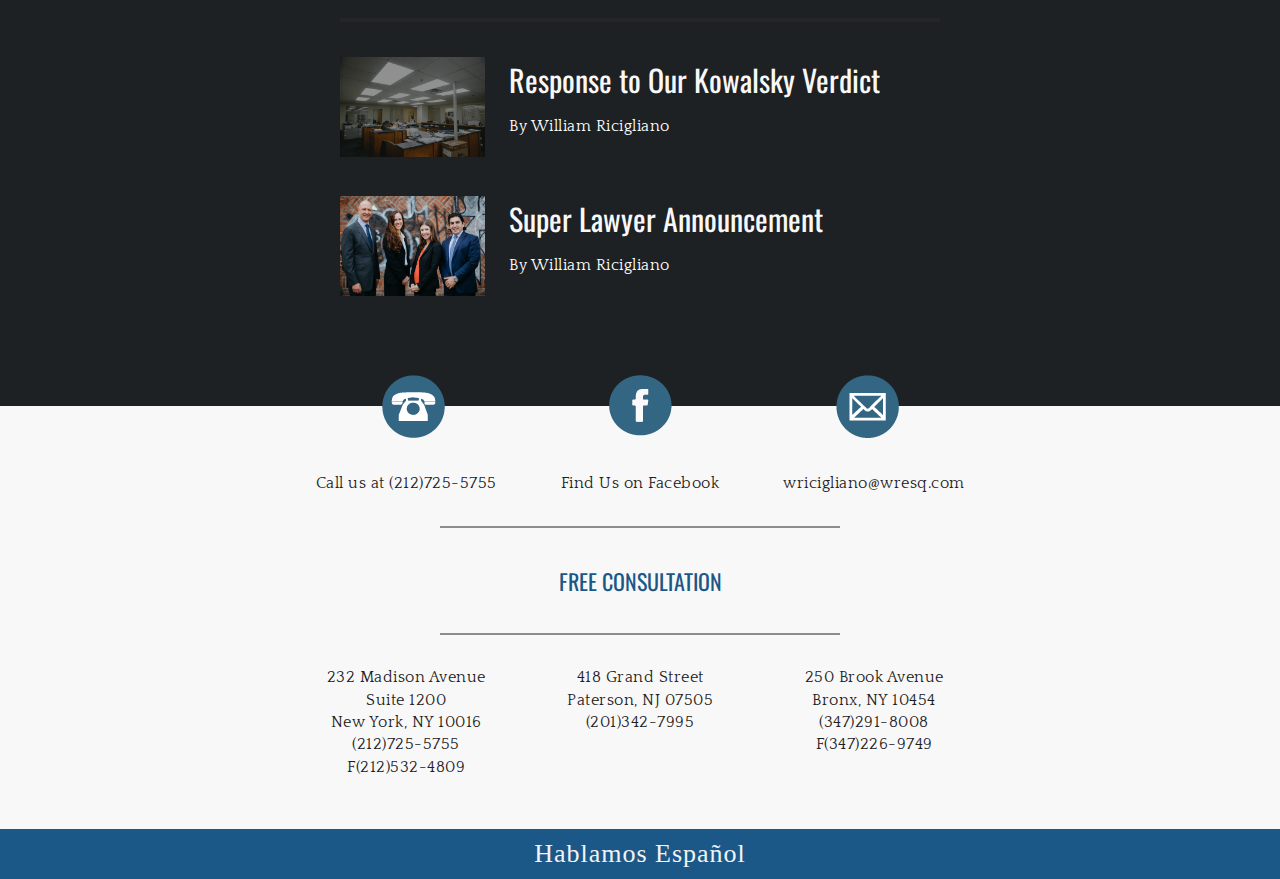
<file: posts/NYT_response.html>
<!DOCTYPE html>
	<head>
		<link rel="stylesheet" href="../style.css">
		<link rel="shortcut icon" href="../imgs/favicon.ico" type="image/x-icon" />
		<script src="https://ajax.googleapis.com/ajax/libs/jquery/2.2.0/jquery.min.js"></script>
		<script type="text/javascript">
			function googleTranslateElementInit() {
			new google.translate.TranslateElement({pageLanguage: 'en', layout: google.translate.TranslateElement.FloatPosition.TOP_LEFT}, 'google_translate_element');
			}
			</script><script type="text/javascript" src="//translate.google.com/translate_a/element.js?cb=googleTranslateElementInit">
		</script>
		<script src="../app.js"></script>
		<script>
		  (function(i,s,o,g,r,a,m){i['GoogleAnalyticsObject']=r;i[r]=i[r]||function(){
		  (i[r].q=i[r].q||[]).push(arguments)},i[r].l=1*new Date();a=s.createElement(o),
		  m=s.getElementsByTagName(o)[0];a.async=1;a.src=g;m.parentNode.insertBefore(a,m)
		  })(window,document,'script','https://www.google-analytics.com/analytics.js','ga');

		  ga('create', 'UA-81611781-1', 'auto');
		  ga('send', 'pageview');

		</script>
		<meta name="viewport" content="width=device-width, initial-scale=1">
		<meta property="og:type"               content="article" />
		<meta property="og:title"              content="Our Take on The New York Times article entitled, 'Updated Brain Map Identifies Nearly 100 New Regions'" />
		<meta property="og:image"              content="http://wresq.com/imgs/nyt-post-bg.png" />
		<title>William Ricigliano, P.C. | New York Personal Injury Attorney | Practicing in New York and New Jersey</title>
		<meta name="description" content="William Ricigliano, personal injury attorney in Manhattan, New York, counsels victims in auto accidents, liquor liability, construction accidents, product liability, construction accidents, and medical malpractice. Contact our attorney serving the New York / New Jersey area today.">
		<meta name="keywords" content="personal injury, nyc, attorney, manhattan, new york, william ricigliano, construction accidents, labor law, wrongful death, suv rollovers, car crash, automotive defects, product liability, auto accidents, trucking accident, fall downs, negligence, medical malpractice, lawsuits, elevator accidents, pain and suffering, lost earnings, medical expenses, police brutality, attorney new york, head injury attorney, new york personal injury lawyer, personal injury attorney, accident attorney, injury lawyers manhattan, attorney paterson nj, new jersey law firm, malpractice lawyers brooklyn, trial lawyers queens, accident lawyer new york, new york malpractice attorney, construction accident attorney, new jersey birth injury attorney">
	</head>
	<body class="non-lander-body">
		<div class="responsive-nav">
			<div class="responsive-nav-inner">
				<a class="responsive-nav-links" href="../index.html">HOME</a>
				<a class="responsive-nav-links" href="../about.html">ABOUT US</a>
				<a class="responsive-nav-links dropbtn" href="../attorneys.html">ATTORNEYS</a>
				<a class="responsive-nav-links" href="../practice_areas.html">PRACTICE AREAS</a>
				<a class="responsive-nav-links" href="../results.html">RESULTS</a>
				<a class="responsive-nav-links" href="../contact.html">CONTACT</a>
				<a class="responsive-nav-links" href="../blog.html">BLOG</a>
			</div>
		</div>
		<header class="non-index-header">
			<a class="logo-link" href="../index.html"><img id="header-logo" src="../imgs/wr-nav-logo.png" alt="WR Logo"></a>
			<div class="alternate-hamburger-menu">
				<div></div>
				<div></div>
				<div></div>
			</div>
			<nav class="alternate-nav">
				<div class="nav-links-container">
					<a class="nav-links" href="../index.html">HOME</a>
					<a class="nav-links" href="../about.html">ABOUT US</a>
					<div class="dropdown">
						<a class="nav-links dropbtn" href="../attorneys.html">ATTORNEYS</a>
						  <div class="dropdown-content">
						    <a href="../attorneys.html#bill">William Ricigliano</a>
						    <a href="../attorneys.html#frank">Frank Filopei</a>
						    <a href="../attorneys.html#shanna">Shanna Bailey</a>
						    <a href="../attorneys.html#toni">Toni Nicolo</a>
						  </div>
					</div>
					<a class="nav-links" href="../practice_areas.html">PRACTICE AREAS</a>
					<a class="nav-links" href="../results.html">RESULTS</a>
					<a class="nav-links" href="../contact.html">CONTACT</a>
					<a class="nav-links" href="../blog.html">BLOG</a>
				</div>
			</nav>
		</header>
		<div class="non-homepage-lander-image-container">
			<img class="non-homepage-image about-image" src="../imgs/nyt-post-bg.png" alt="Brain Connector Image">
		</div>

		<div class="post-body">

			<div class="defined-width-text post-title">
				<h1>Our Take on The New York Times article entitled, "<a href="http://www.nytimes.com/2016/07/21/science/human-connectome-brain-map.html" target="_blank" title="Updated Brain Map Identifies Nearly 100 New Regions" class="underline-link">Updated Brain Map Identifies Nearly 100 New Regions</a>"</h1>
				<p>By William Ricigliano</p>
			</div>

			<div class="defined-width-text">
				<p>
					The brain is a mystical, magical organ, one that not only controls all of our function, but stores our memories, is the epicenter of who we are and represents the legacy of our family, handed down through the generations.
				</p>

				<p>
				  	With new advances, science is constantly making discoveries of how our brains operate, unlocking some of those mysteries.  This New York Times article details how scientists are re-mapping the brain,  studying almost 100 previously unknown regions.  
				</p>

				<div class="pull-right">
					<h5>
						"On Wednesday, in what many experts are calling a milestone in neuroscience, researchers published a spectacular new map of the brain, detailing nearly 100 previously unknown regions &mdash; an unprecedented glimpse into the machinery of the human mind."
					</h5>
					<p class="byline">
						- <a href="http://www.nytimes.com/2016/07/21/science/human-connectome-brain-map.html" target="_blank" title="Updated Brain Map Identifies Nearly 100 New Regions" class="underline-link">The New York Times</a>
					</p>
				</div>

				<p>
				  	These new discoveries will benefit scientists trying to study and understand how the brain develops, how it can be ravaged by disease and how they can develop new techniques and treatment to neutralize attacks on the brain and its function.  This science is in its infancy stages and neuroscientists expect to discover much more as they continue their exploration of the brain and its function.
				</p>  
				
				<p>
				  	When reading this article keep in mind just how important, yet fragile our brains are.  Although formidable, they are also susceptible to injury and damage and need to be cared for and protected.
				</p>

				<p>
					<a href="http://www.nytimes.com/2016/07/21/science/human-connectome-brain-map.html" target="_blank" title="Updated Brain Map Identifies Nearly 100 New Regions" class="underline-link">Link to original article.</a>
				</p>
			</div>
		</div>

		<div class="related-post-module">
			<h5>Related Posts</h5>
			<div class="post-preview center">
				<img class="post-preview-image" src="../imgs/kowalsky-photo.png" alt="William Ricigliano Office">
				<div class="post-preview-title">
					<a href="kowalsky_response.html" title="Kowalksy Article" class="underline-link">Response to Our Kowalsky Verdict</a>
					<p>By William Ricigliano</p>
				</div>
			</div>
			<div class="post-preview center">
				<img class="post-preview-image" src="../imgs/attorney-group-photo.jpg" alt="William Ricigliano, P.C. Group Photo">
				<div class="post-preview-title">
					<a href="super_lawyer_announcement.html" title="Super Lawyer Announcement" class="underline-link">Super Lawyer Announcement</a>
					<p>By William Ricigliano</p>
				</div>
			</div>
		</div>

		<div class="twenty-spacer"></div>
		<div class="twenty-spacer"></div>
		<footer class="non-index-footer">
			<div class="footer-icon-container">
				<a href="tel:+2127255755"><img class="footer-icons" src="../imgs/phone-icon.png" alt="Phone Icon"></a>
				<a href="https://www.facebook.com/wresq/" target="_blank"><img class="footer-icons" src="../imgs/fb-icon.png" alt="Facebook Icon"></a>
				<a href="mailto:wricigliano@Wresq.com"><img class="footer-icons" src="../imgs/mail-icon.png" alt="Mail Icon"></a>
			</div>
			<div class="address-container">
				<p class="footer-address-line">Call us at <a class="non-index-footer-num" href="tel:+2127255755">(212)725-5755</a></p>
				<a href="https://www.facebook.com/wresq/" target="_blank"><p class="footer-address-line">Find Us on Facebook</p></a>
				<a href="mailto:wricigliano@Wresq.com"><p class="footer-address-line">wricigliano@wresq.com</p></a>
			</div>
			<div class="dkgray-divider-line"></div>
			<h5>FREE CONSULTATION</h5>
			<div class="dkgray-divider-line"></div>
			<div class="address-container">
				<p class="footer-address-line">232 Madison Avenue<br>Suite 1200<br>New York, NY 10016<br><a class="non-index-footer-num" href="tel:+2127255755">(212)725-5755</a><br>F(212)532-4809</p>
				<p class="footer-address-line">418 Grand Street<br>Paterson, NJ 07505<br><a class="non-index-footer-num" href="tel:+2013427995">(201)342-7995</a></p>		
				<p class="footer-address-line">250 Brook Avenue<br>Bronx, NY 10454<br><a class="non-index-footer-num" href="tel:+3472918008">(347)291-8008</a><br>F(347)226-9749</p>
			</div>
			<div class="address-container">
				<h4>Hablamos Espa&ntilde;ol</h4>
			</div>
		</footer>		
	</body>
</html>
</file>
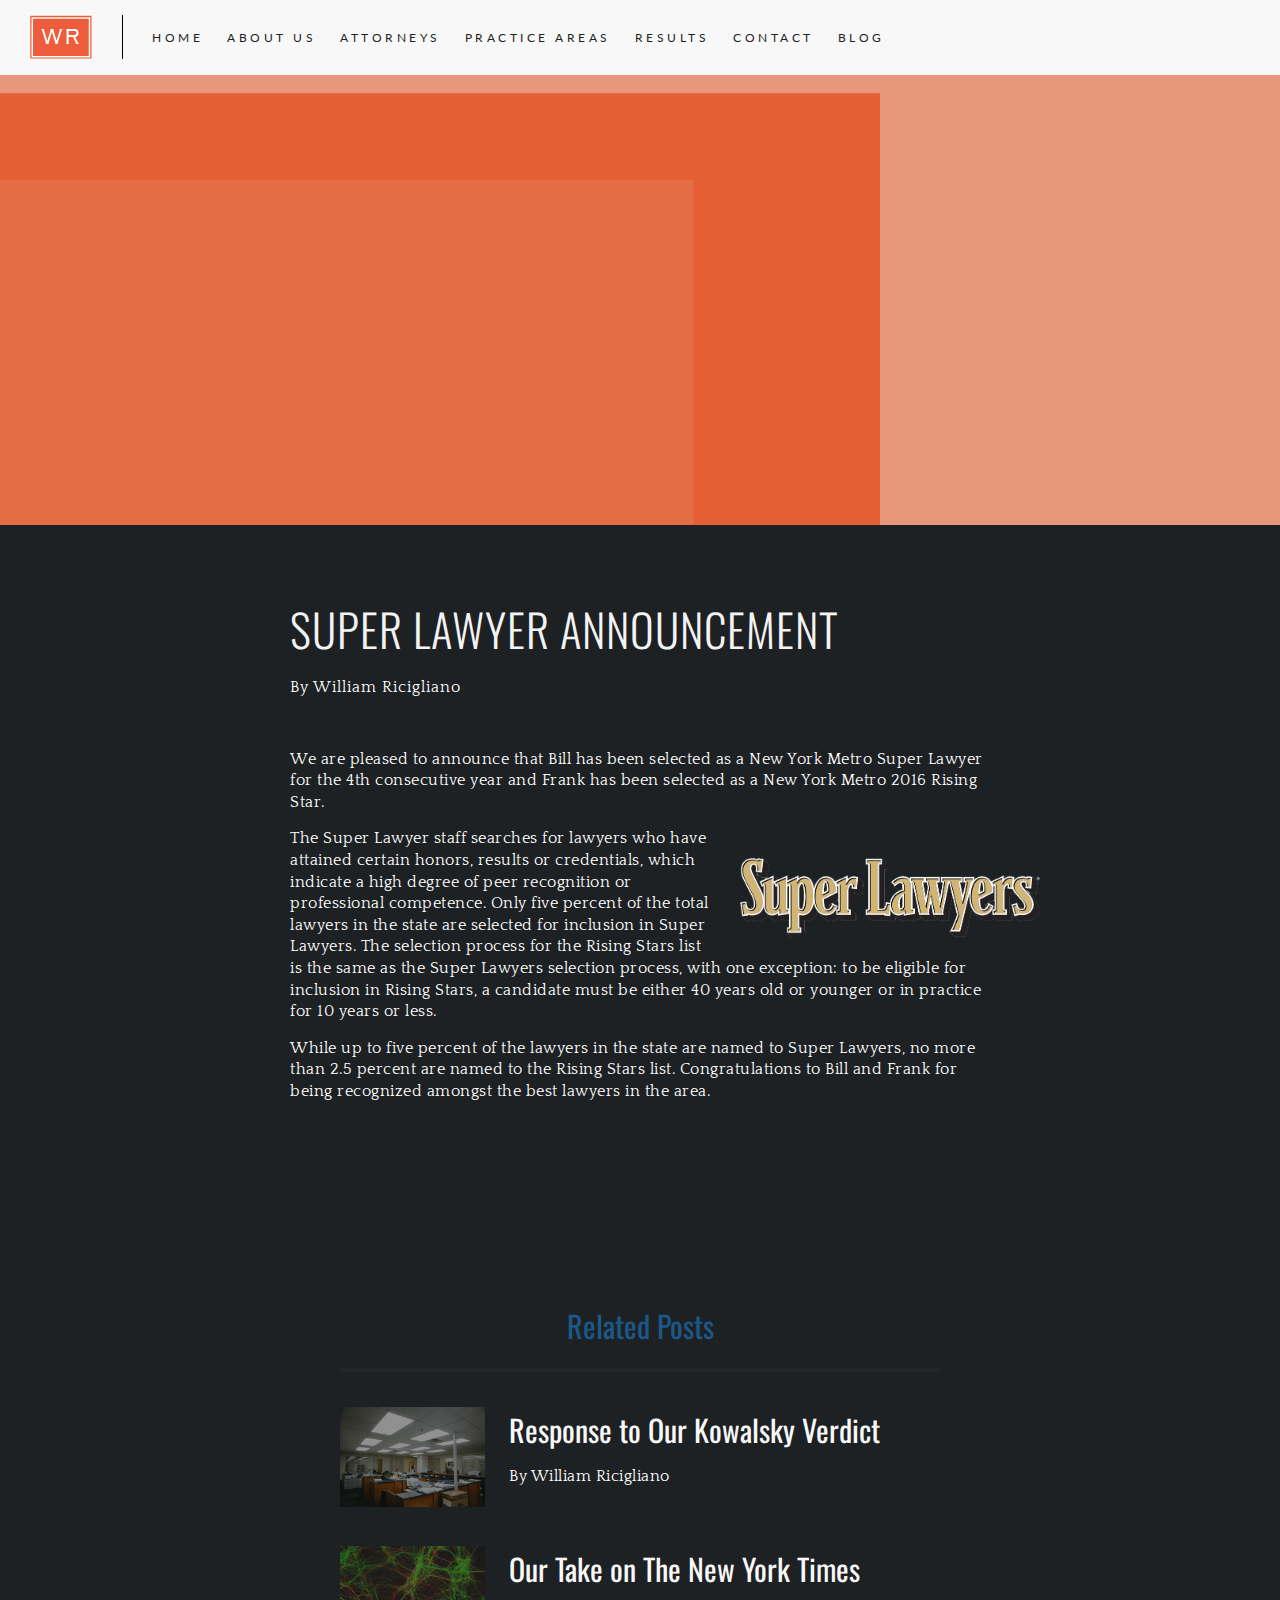
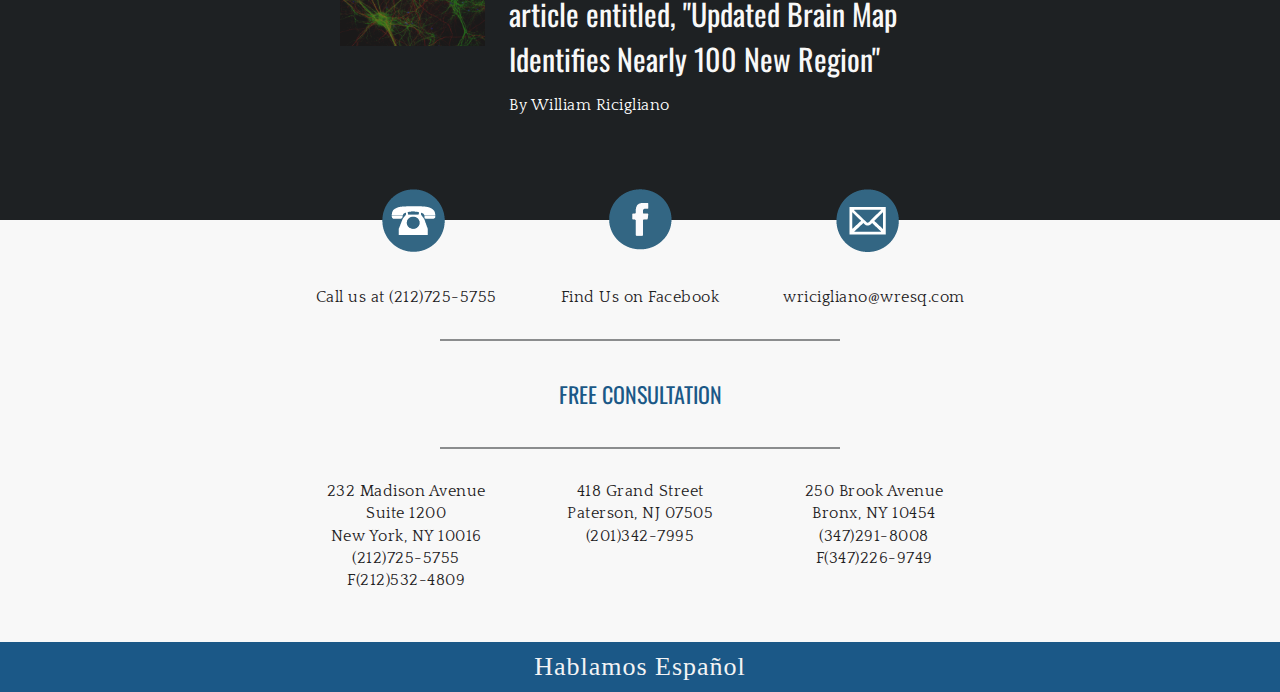
<file: posts/super_lawyer_announcement.html>
<!DOCTYPE html>
	<head>
		<link rel="stylesheet" href="../style.css">
		<link rel="shortcut icon" href="../imgs/favicon.ico" type="image/x-icon" />
		<script src="https://ajax.googleapis.com/ajax/libs/jquery/2.2.0/jquery.min.js"></script>
		<script type="text/javascript">
			function googleTranslateElementInit() {
			new google.translate.TranslateElement({pageLanguage: 'en', layout: google.translate.TranslateElement.FloatPosition.TOP_LEFT}, 'google_translate_element');
			}
			</script><script type="text/javascript" src="//translate.google.com/translate_a/element.js?cb=googleTranslateElementInit">
		</script>
		<script src="../app.js"></script>
		<script>
		  (function(i,s,o,g,r,a,m){i['GoogleAnalyticsObject']=r;i[r]=i[r]||function(){
		  (i[r].q=i[r].q||[]).push(arguments)},i[r].l=1*new Date();a=s.createElement(o),
		  m=s.getElementsByTagName(o)[0];a.async=1;a.src=g;m.parentNode.insertBefore(a,m)
		  })(window,document,'script','https://www.google-analytics.com/analytics.js','ga');

		  ga('create', 'UA-81611781-1', 'auto');
		  ga('send', 'pageview');

		</script>
		<meta name="viewport" content="width=device-width, initial-scale=1">
		<title>William Ricigliano, P.C. | New York Personal Injury Attorney | Practicing in New York and New Jersey</title>
		<meta name="description" content="William Ricigliano, personal injury attorney in Manhattan, New York, counsels victims in auto accidents, liquor liability, construction accidents, product liability, construction accidents, and medical malpractice. Contact our attorney serving the New York / New Jersey area today.">
		<meta name="keywords" content="personal injury, nyc, attorney, manhattan, new york, william ricigliano, construction accidents, labor law, wrongful death, suv rollovers, car crash, automotive defects, product liability, auto accidents, trucking accident, fall downs, negligence, medical malpractice, lawsuits, elevator accidents, pain and suffering, lost earnings, medical expenses, police brutality, attorney new york, head injury attorney, new york personal injury lawyer, personal injury attorney, accident attorney, injury lawyers manhattan, attorney paterson nj, new jersey law firm, malpractice lawyers brooklyn, trial lawyers queens, accident lawyer new york, new york malpractice attorney, construction accident attorney, new jersey birth injury attorney">
		<meta property="og:title" content="Super Lawyer Announcement" />
		<meta property="og:type" content="Blog Post" />
		<meta property="og:url" content="wresq.com/posts/super_lawyer_announcement.html" />
		<meta property="og:image" content="wresq.com/imgs/sl-announcement-bg.png" />
	</head>
	<body class="non-lander-body">
		<div class="responsive-nav">
			<div class="responsive-nav-inner">
				<a class="responsive-nav-links" href="../index.html">HOME</a>
				<a class="responsive-nav-links" href="../about.html">ABOUT US</a>
				<a class="responsive-nav-links dropbtn" href="../attorneys.html">ATTORNEYS</a>
				<a class="responsive-nav-links" href="../practice_areas.html">PRACTICE AREAS</a>
				<a class="responsive-nav-links" href="../results.html">RESULTS</a>
				<a class="responsive-nav-links" href="../contact.html">CONTACT</a>
				<a class="responsive-nav-links" href="../blog.html">BLOG</a>
			</div>
		</div>
		<header class="non-index-header">
			<a class="logo-link" href="../index.html"><img id="header-logo" src="../imgs/wr-nav-logo.png" alt="WR Logo"></a>
			<div class="alternate-hamburger-menu">
				<div></div>
				<div></div>
				<div></div>
			</div>
			<nav class="alternate-nav">
				<div class="nav-links-container">
					<a class="nav-links" href="../index.html">HOME</a>
					<a class="nav-links" href="../about.html">ABOUT US</a>
					<div class="dropdown">
						<a class="nav-links dropbtn" href="../attorneys.html">ATTORNEYS</a>
						  <div class="dropdown-content">
						    <a href="../attorneys.html#bill">William Ricigliano</a>
						    <a href="../attorneys.html#frank">Frank Filopei</a>
						    <a href="../attorneys.html#shanna">Shanna Bailey</a>
						    <a href="../attorneys.html#toni">Toni Nicolo</a>
						  </div>
					</div>
					<a class="nav-links" href="../practice_areas.html">PRACTICE AREAS</a>
					<a class="nav-links" href="../results.html">RESULTS</a>
					<a class="nav-links" href="../contact.html">CONTACT</a>
					<a class="nav-links" href="../blog.html">BLOG</a>
				</div>
			</nav>
		</header>
		<div class="non-homepage-lander-image-container">
			<img class="non-homepage-image about-image" src="../imgs/sl-announcement-bg.png" alt="Brain Connector Image">
		</div>

		<div class="post-body">
			<div class="defined-width-text post-title">
				<h1>Super Lawyer Announcement</h1>
				<p>By William Ricigliano</p>
			</div>  
			<div class="defined-width-text">
				<p>
					We are pleased to announce that <a href="../attorneys.html#bill" title="William Ricigliano Profile Page" target="_blank" class="underline-link">Bill</a> has been selected as a New York Metro Super Lawyer for the 4th consecutive year and <a href="../attorneys.html#frank" title="Frank Filopei Profile Page" target="_blank" class="underline-link">Frank</a> has been selected as a New York Metro 2016 Rising Star.
				</p>
				<div class="pull-right">
					<img src="../imgs/SuperLawyers_logo.png" title="Super Lawyers Logo" alt="Super Lawyers Logo" class="small-img">
				</div>
				<p>
					The Super Lawyer staff searches for lawyers who have attained certain honors, results or credentials, which indicate a high degree of peer recognition or professional competence.  Only five percent of the total lawyers in the state are selected for inclusion in Super Lawyers.  The selection process for the Rising Stars list is the same as the Super Lawyers selection process, with one exception: to be eligible for inclusion in Rising Stars, a candidate must be either 40 years old or younger or in practice for 10 years or less. 
				</p>
				<p>
					While up to five percent of the lawyers in the state are named to Super Lawyers, no more than 2.5 percent are named to the Rising Stars list.  Congratulations to Bill and Frank for being recognized amongst the best lawyers in the area.   
				</p>
			</div>
		</div>

		<div class="related-post-module">
			<h5>Related Posts</h5>
			<div class="post-preview center">
				<img class="post-preview-image" src="../imgs/kowalsky-photo.png" alt="William Ricigliano Office">
				<div class="post-preview-title">
					<a href="kowalsky_response.html" title="Kowalksy Article" class="underline-link">Response to Our Kowalsky Verdict</a>
					<p>By William Ricigliano</p>
				</div>
			</div>
			<div class="post-preview center">
				<img class="post-preview-image" src="../imgs/nyt-post-bg.png" alt="Brain Connector Image">
				<div class="post-preview-title">
					<a href="NYT_response.html" title="New York Times Response" class="underline-link">Our Take on The New York Times article entitled, "Updated Brain Map Identifies Nearly 100 New Region"</a>
					<p>By William Ricigliano</p>
				</div>
			</div>
		</div>

		<div class="twenty-spacer"></div>
		<div class="twenty-spacer"></div>
		<footer class="non-index-footer">
			<div class="footer-icon-container">
				<a href="tel:+2127255755"><img class="footer-icons" src="../imgs/phone-icon.png" alt="Phone Icon"></a>
				<a href="https://www.facebook.com/wresq/" target="_blank"><img class="footer-icons" src="../imgs/fb-icon.png" alt="Facebook Icon"></a>
				<a href="mailto:wricigliano@Wresq.com"><img class="footer-icons" src="../imgs/mail-icon.png" alt="Mail Icon"></a>
			</div>
			<div class="address-container">
				<p class="footer-address-line">Call us at <a class="non-index-footer-num" href="tel:+2127255755">(212)725-5755</a></p>
				<a href="https://www.facebook.com/wresq/" target="_blank"><p class="footer-address-line">Find Us on Facebook</p></a>
				<a href="mailto:wricigliano@Wresq.com"><p class="footer-address-line">wricigliano@wresq.com</p></a>
			</div>
			<div class="dkgray-divider-line"></div>
			<h5>FREE CONSULTATION</h5>
			<div class="dkgray-divider-line"></div>
			<div class="address-container">
				<p class="footer-address-line">232 Madison Avenue<br>Suite 1200<br>New York, NY 10016<br><a class="non-index-footer-num" href="tel:+2127255755">(212)725-5755</a><br>F(212)532-4809</p>
				<p class="footer-address-line">418 Grand Street<br>Paterson, NJ 07505<br><a class="non-index-footer-num" href="tel:+2013427995">(201)342-7995</a></p>		
				<p class="footer-address-line">250 Brook Avenue<br>Bronx, NY 10454<br><a class="non-index-footer-num" href="tel:+3472918008">(347)291-8008</a><br>F(347)226-9749</p>
			</div>
			<div class="address-container">
				<h4>Hablamos Espa&ntilde;ol</h4>
			</div>
		</footer>		
	</body>
</html>
</file>
<file: style.css>
@import url(https://fonts.googleapis.com/css?family=Oswald:400,700,300);
@import url(https://fonts.googleapis.com/css?family=Quattrocento);
@import url(https://fonts.googleapis.com/css?family=Lato:400,900,700,300);
body{
	margin: 0;
}
a{
  outline: none;
  border: none;
  text-decoration: none;
}
img{
  outline: none;
  border: none;
}
h1{
  font-family: 'Oswald', sans-serif;
  font-size: 50px;
  color: #F3F3F4;
  font-weight: 300;
  text-transform: uppercase;
  letter-spacing: 3.5px;
}
h2{
	font-family: 'Copperplate Light', 'Copperplate Gothic Light' serif;
	color: black;
	font-size: 40px;
	letter-spacing: 2px;
	text-transform: uppercase;
}
h3{
	font-family: 'Oswald', sans-serif;
  font-weight: 400;
  font-size: 50px;
  letter-spacing: 1px;
  text-transform: uppercase;
  color: white;
}
h4{
	font-family: 'Copperplate', serif;
	font-size: 26px;
	color: #F3F3F4;
	font-weight: 100;
	letter-spacing: 1px;
}
h5{
	font-family: 'Oswald', sans-serif;
	font-weight: 400;
	font-size: 22px;
	color: #1B5887;
}
h6{
  font-family: 'Oswald';
  color: #1E2123;
  font-size: 40px;
  font-weight: 300;
  letter-spacing: 2px;
  text-transform: uppercase;
  margin: 40px;
}
p{
	font-family: 'Quattrocento', serif;
	font-weight: 400;
}
ul{
  list-style: none;
  padding: 0;
}
nav a{
  font-family: 'Lato', sans-serif;
  text-transform: uppercase;
  letter-spacing: 3.5px;
  font-weight: 100;
  font-size: 12px;
  margin-left: 10px;
  margin-right: 10px;
  color: white;
}
nav a:hover{
	font-weight: 400;
}
.black-text{
	color: black;
}
.defined-width-text{
	margin-left: auto;
	margin-right: auto;
	width: 700px;
}
.twenty-spacer{
	width: 100%;
	height: 20px;
}
.justify-text{
	text-align: justify;
}
.center-text{
	text-align: center;
}
.thin-orange-divider-line{
	background-color: #EA5A3B;
	height: 2px;
	width: 700px;
	margin-top: 5px;
	margin-bottom: 5px;
	margin-left: auto;
	margin-right: auto;
}
.thick-orange-divider-line{
	background-color: #EA5A3B;
	height: 5px;
	width: 700px;
	margin-top: 5px;
	margin-bottom: 5px;
	margin-left: auto;
	margin-right: auto;
}
.thin-small-orange-divider-line{
	background-color: #EA5A3B;
	height: 2px;
	width: 200px;
	margin-top: 5px;
	margin-bottom: 5px;
	margin-left: auto;
	margin-right: auto;
}
.thin-small-grey-divider-line{
	width: 300px;
	height: 2px;
	background-color: rgba(211, 211, 211, 0.11);
	margin-left: auto;
	margin-right: auto;
	margin-top: 5px;
	margin-bottom: 5px;
}
.thin-large-grey-divider-line{
	width: 500px;
	height: 2px;
	background-color: rgba(211, 211, 211, 0.11);
	margin-left: auto;
	margin-right: auto;
	margin-top: 5px;
	margin-bottom: 5px;
}
.thin-small-blue-line{
	width: 300px;
	height: 2px;
	background-color:#1B5887;
	margin-left: auto;
	margin-right: auto;
	margin-top: 5px;
	margin-bottom: 5px;
}
.thick-small-blue-line{
	width: 300px;
	height: 5px;
	background-color:#1B5887;
	margin-left: auto;
	margin-right: auto;
	margin-top: 5px;
	margin-bottom: 5px;
}
.dkgray-divider-line{
  width: 400px;
  height: 2px;
  background-color: rgba(30, 33, 35, 0.5);
  margin-left: auto;
  margin-right: auto;
  margin-top: 5px;
  margin-bottom: 5px;
}
.non-index-bg{
  background-color: #1E2123;
}
.lander-image-text-container{
  width: 100%;
  height: 100%;
  text-align: center;
  position: absolute;
}
.center{
	margin-left: auto;
	margin-right: auto;
}
.lander-container{
	width: 100%;
	overflow: hidden;
	height: 350px;
}
.lander-container h3{
  margin: 141px;
}
.hamburger-menu{
  position: relative;
  display: none;
  width: 30px;
  cursor: pointer;
  vertical-align: top;
  margin-top: 35px;
  margin-left: 30px;
}
.hamburger-menu div{
  height: 2px;
  width: 30px;
  background-color: white;
  border-radius: 1px;
  margin: 8px 0 0 0;
}
.responsive-nav{
  display: none;
  background-color: #1E2123;
  height: 355px;
  width: 100%;
}
.responsive-nav-links{
  font-family: 'Lato', sans-serif;
  text-decoration: none;
  text-transform: uppercase;
  letter-spacing: 3.5px;
  font-weight: 100;
  font-size: 12px;
  margin-left: 10px;
  margin-right: 10px;
  color: white;
  display: block;
}
.responsive-nav-inner{
  text-align: center;
  margin-left: auto;
  margin-right: auto;
  line-height: 3.5;
  position: relative;
  top: 50%;
  transform: translateY(-50%);
}
.x-out{
  cursor: pointer;
}
.x-out p{
  font-family: 'Lato', sans-serif;
  font-weight: 100;
  font-size: 18px;
  color: white;  
}
.dividing-line-text{
  width: 580px;
  height: 2px;
  background-color: white;
  text-align: center;
}
.dividing-line-text h4{
  padding: 0 15px 0 15px;
  width: 216px;
  position: relative;
  top: -12px;
  background-color: #1E2123;
}
.cta-box{
  position: relative;
  width: 600px;
  margin-left: auto;
  margin-right: auto;
  margin-top: 50px;
  margin-bottom: 50px;
}
.cta-large-button{
  border: 5px solid rgba(29, 69, 101, 0.66);
  background-color: #1B5887;
  padding: 12px;
  border-radius: 6px;
  position: relative;
  cursor: pointer;
}
.cta-large-button a{
  font-family: 'Lato', sans-serif;
  font-weight: 300;
  font-size: 14px;
  letter-spacing: 3px;
  color: white;
}
.underline-link:hover{
  border-bottom: 1px solid white;
}
/*---------------------------------------FOOTER---------------------------------------------------------------------------*/


footer{
	text-align: center;
	background-color: #f8f8f8;
}
footer h4{
  background-color: #1B5887;
  margin-bottom: 0;
  padding-top: 10px;
  padding-bottom: 10px;
}
.footer-phone-number{
	display: inline-block;
  padding-left: 50px;
  padding-right: 50px;
}
.footer-address-line{
	display: inline-block;
  padding-left: 15px;
  padding-right: 15px;
  width: 200px;
  color: #1E2123 !important;
  vertical-align: top;
  line-height: 1.4;
}
.address-container{
	width: 700px;
  margin-left: auto;
  margin-right: auto;
  display: inline;
}
.phone-container{
	width: 100%;
}
.footer-icons{
	display: inline;
  vertical-align: top;
  margin-left: 80px;
  margin-right: 80px;
  border: none;
  outline: none;
}
.footer-icon-container{
	height: 31.5px;
  background-color: #1E2123;
  margin-bottom: 50px;
}
.index-footer-icon-container{
  height: 31.5px;
	background-color: white;
  margin-bottom: 50px;
}
.index-footer{
	background-color: #1E2123;
}
.index-footer .thin-small-grey-divider-line{
  margin-top: 15px;
  margin-bottom: 15px;
}
.index-footer p{
	color: white !important;
}
.footer-number{
	color: #f8f8f8;
	text-decoration: none;
}
.non-index-footer-num{
  color: #1E2123;
  text-decoration: none;
}
.non-index-footer .dkgray-divider-line {
  margin-top: 15px;
  margin-bottom: 15px;
}



/*---------------------------------------END FOOTER-----------------------------------------------------------------------*/









/*---------------------------------------PAGES W/O UNIV STYLING-----------------------------------------------------------*/

.non-homepage-lander-image-container {
  position: relative;
  overflow: hidden;
  height: 450px;
}
.non-homepage-lander-image-container h3{
  font-size: 40px;
}
.non-homepage-image{
	width: 100%;
  transform: translateY(-90px);
}
.non-lander-body{
	background-color: #1E2123;
}
.non-lander-body p{
	color: white;
	letter-spacing: .5px;
}
.alternate-nav{
  display: inline-block;
  z-index: 99;
}
.alternate-nav a{
	font-weight: 400;
}
.nav-links-container {
  height: 30px;
  position: relative;
  top: 16px;
  display: inline-block;
  z-index: 99;
  padding-left: 15px;
}
.alternate-nav a{
	color: #1E2123;
}
#header-logo{
  display: inline;
  vertical-align: middle;
  padding-right: 30px;
  border-right: 1px solid black;
}
.logo-link{
  position: relative;
  top: 15.15px;
  margin-left: 30px;
}
.non-index-header{
  background-color: #f8f8f8;
  height: 75px;
}
.alternate-hamburger-menu{
  position: relative;
  display: none;
  width: 30px;
  cursor: pointer;
  vertical-align: top;
  margin-top: 35px;
  margin-left: 30px;
}
.alternate-hamburger-menu div{
  height: 2px;
  width: 30px;
  background-color: #1E2123;
  border-radius: 1px;
  margin: 8px 0 0 0;
}

/* Dropdown Menu */
.dropbtn {
  cursor: pointer;
}
.dropbtn:hover{
	background-color: transparent;
}
.dropdown {
  z-index: 10;
  position: relative;
  display: inline-block;
}
.index-dropdown{
	text-align: left;
	background-color: #1E2123 !important;
	color: white !important;
}
.dropdown-content {
  display: none;
  position: absolute;
  background-color: #f9f9f9;
  min-width: 160px;
  box-shadow: 0 8px 16px 0 rgba(0,0,0,0.2);
}
.dropdown-content a {
  color: black;
  padding: 12px 16px;
  text-decoration: none;
  display: block;
}
.dropdown-content a:hover {
  background-color: #f1f1f1
}
.dropdown:hover .dropdown-content {
  display: block;
}




/*---------------------------------------END PAGES W/O UNIV STYLING-------------------------------------------------------*/









/*------------------------------------------HOME PAGE---------------------------------------------------------------------*/

#trust-the-results{
  color: rgb(255, 255, 255);
  font-size: 58px;
  text-shadow: 3px 3px 3px rgba(33, 33, 33, 0.31);
  font-weight: 100;
  letter-spacing: 2px;
}
.text-overlay-image-container {
  position: absolute;
  top: 20%;
  width: 100%;
  text-align: center;
}
.non-lander-text-overlay-container {
  position: absolute;
  top: 50%;
  transform: translateY(-50%);
  width: 100%;
  text-align: center;
}

.lander-slideshow{
  width: 700px;
  height: 480px;
  margin-left: auto;
  margin-right: auto;
  margin-top: 50px;
  overflow: hidden;
  position: relative;
}
.lander-slideshow img{
  position: absolute;
  top: 0;
  left: 0;
  width: 100%;
  height: auto;
}
.lander-image-container {
  position: relative;
  overflow: hidden;
}
.lander-image{
  width: 100%;
  height: auto;
}
#home-page-body{
	background-color: white;
	margin: 0;
	text-align: center;
}
#home-page-nav{
  background-color: #1E2123;
  height: 185px;
  text-align: center;
}
#home-page-nav nav{
  margin-top: 45px;
}
#home-page-logo{
  width: 455px;
  height: auto;
  margin-top: 30px;

}
#lander-philosophy-box p{
	width: 700px;
  margin-left: auto;
  margin-right: auto;
  text-align: justify;
  margin-top: 15px;
}
#lander-philosophy-box h6{
  margin-bottom: 0;
}



/*------------------------------------------END HOME PAGE-----------------------------------------------------------------*/





/*------------------------------------------ABOUT-----------------------------------------------------------------*/


#about-image-container{
  text-align: center;
  margin-left: auto;
  margin-right: auto;
  margin-top: 30px;
  margin-bottom: 30px;
	width: 700px;
}
.about-paragraph-1{
	width: 990px;
	margin-left: auto;
	margin-right: auto;
}
.about-paragraph-1 p{
	margin-top: 35px;
  margin-bottom: 35px;
}
.about-paragraph-1 img{
  width: 505px;
  float: left;
  margin-right: 25px;
  margin-bottom: 20px;
}
#about-trust{
	font-size: 30px;
  text-transform: uppercase;
  letter-spacing: 2.5px;
  font-weight: 100;
}
#about-orgz-box{
	width: 990px;
	text-align: center;
	margin-left: auto;
	margin-right: auto;
}
#about-orgz-box img{
  width: 250px;
  height: auto;
  margin-left: 25px;
  margin-right: 25px;
  margin-top: 25px;
  margin-bottom: 25px;
  vertical-align: middle;
}
/*photo slideshow*/
.about-slideshow{
  width: 580px;
  height: 435px;
  margin-left: auto;
  margin-right: auto;
  margin-top: 50px;
  overflow: hidden;
  position: relative;
}
.about-slideshow img{
  position: absolute;
  top: 0;
  left: 0;
  width: 100%;
  height: auto;
}

#slideshow-text-container p{
  text-align: left;
}



/*------------------------------------------END ABOUT-----------------------------------------------------------------*/







/*------------------------------------------PRACTICE AREAS----------------------------------------------------------------*/


#practice-areas-link-box{
  width: 500px;
  background-color: rgba(191, 191, 191, 0.03);
  padding-bottom: 20px;
  padding-top: 20px;
}
#practice-areas-link-box h5{
  padding-top: 20px;
  margin-top: 0;
  margin-bottom: 0;
  color: white;
  text-transform: uppercase;
  font-size: 32px;
  letter-spacing: 4.5px;
}
#overview-services-link-box{
  list-style: none;
  padding-left: 0;
  width: 410px;
  margin-left: auto;
  margin-right: auto;
}
#overview-services-link-box a{
  text-decoration: none;
  font-family: 'Lato', sans-serif;
  font-weight: 100;
  color: #E38967;
}
#overview-services-link-box a:hover{
	color: white;
}
#overview-services-link-box li{
  margin-top: 10px;
  margin-bottom: 10px;
  padding-bottom: 10px;
  border-bottom: .1px dotted white;
  text-transform: uppercase;
  letter-spacing: 1px;
  color: white;
}   


/*------------------------------------------END PRACTICE AREAS------------------------------------------------------------*/







/*------------------------------------------RESULTS-----------------------------------------------------------------------*/


.results-container{
  margin-bottom: 50px;
  text-align: center;
  width: 900px;
  margin-left: auto;
  margin-right: auto;
}
.individual-result-container{
	text-align: center;
	display: inline-block;
	margin-left: 10px;
	margin-right: 10px;
	margin-top: 10px;
  margin-bottom: 10px;
  width: 800px;
}
.individual-result-container p{
  width: 100%;
  margin-top: 20px;
  margin-bottom: 20px;
}
.individual-result-container h5{
  width: 100%;
  margin-top: 10px;
  margin-bottom: 10px;
  letter-spacing: 1px;
  text-transform: uppercase;
  color: #EA5A3B;
}
.individual-result-container div{
  width: 100%;
}


/*--------------------------------------END RESULTS-----------------------------------------------------------------------*/







/*--------------------------------------CONTACT---------------------------------------------------------------------------*/


.location-text-box{
  display: inline-block;
  text-align: left;
  vertical-align: top;
  margin-left: 15px;
  width: 170px;
}
.google-location{
	width: 350px;
  display: inline-block;
  height: 320px;
  vertical-align: middle;
}
.contact-box-1{
	text-align: center;
  margin-left: auto;
  margin-right: auto;
  margin-bottom: 100px;
}
.contact-box{
  margin: 35px 25px 35px 25px;
  text-align: left;
  display: inline-block;
  vertical-align: top;
}
.contact-box h5{
	color: white;
	margin: 0;
}
.bold-location{
	font-size: 30px;
	margin-bottom: 10px;
}

/*--------------------------------------END CONTACT-----------------------------------------------------------------------*/





/*--------------------------------------ATTORNEYS-----------------------------------------------------------------------*/


.atty-photo-container{
  margin-left: auto;
  margin-right: auto;
  text-align: center;
  margin-top: 25px;
  margin-bottom: 25px;
}
.atty-photo-container img{
  width: 650px;
  height: auto;
  padding: 20px;
  background-color: rgba(191, 191, 191, 0.03);
}
.attorney-container h4{
	margin-bottom: 0;
}
.attorney-photo{
	width: 350px;
	height: auto;
}
.attorney-container{
	margin-top: 25px;
	margin-bottom: 25px;
	width: 100%;
}
.attorney-inner-container{
	margin-left: auto;
  margin-right: auto;
  width: 950px;
  padding-left: 15px;
  padding-right: 15px;
  border-left: 3px solid #1B5887;
}
.atty-email{
  color: #EA5A3B; 
  font-family: 'Quattrocento', serif;
  font-weight: 400;
  font-size: 15px;
}
.attorney-photo-container{
  width: 350px;
  height: 350px;
  overflow: hidden;
  float: left;
  margin-right: 20px;
  margin-bottom: 15px;
}
#frank .attorney-photo-container {
  height: 205px;
  margin-bottom: 0;
}


/*-------------------------------------- BLOG ------------------------------------------------------------*/
.post-body li{
  text-decoration: none;
  color: white;
  font-family: 'Oswald';
  font-weight: 400;
  letter-spacing: 1px;
  font-size: 24px;
  margin-bottom: 10px;
}
.featured-post-container{
  width: 900px;
  height: 600px;
  text-align: center;
  position: relative;
  margin-top: 60px;
  background-size: cover;
}
.featured-post-text-container{
  text-align: left;
  background-color: rgba(23, 23, 23, 0.5);
  position: absolute;
  bottom: 0px;
  width: 100%;
}
.featured-post-text-container h3, .featured-post-text-container p{
  margin: 30px;
}
.featured-post-text-container h3{
  font-size: 40px;
}
.posts-container{
  margin-bottom: 40px;
  text-align: center;
}
.post{
  width: 350px;
  height: 250px;
  display: inline-block;
  background-color: #424242;
  margin: 40px 40px;
  vertical-align: top;
  position: relative;
  background-repeat: round;
  background-size: cover;
}
.post img{
  width: 100%;
  height: auto;
}
.post h3{
  font-size: 24px;
  margin: 0 10px 0 20px;
}
.post-title-container{
  position: absolute;
  bottom: 0px;
  text-align: left;
  background-color: rgba(23, 23, 23, 0.5);
  padding-top: 20px;
  padding-bottom: 20px;
  width: 100%;
}
.post-title{
  margin-bottom: 50px;
}
.post-title h1{
  letter-spacing: 1px;
  font-weight: 300;
  font-size: 45px;
  margin-bottom: 0;
}
.post-title p{
  letter-spacing: 1px;
}
.related-post-module{
  width: 600px;
  margin-left: auto;
  margin-right: auto;
  text-align: center;
}
.related-post-module h5{
  margin-top: 0;
  font-size: 30px;
  padding-bottom: 20px;
  border-bottom: 4px solid rgba(191, 191, 191, 0.03);
  margin-bottom: 30px;
}
.post-preview {
  width: 100%;
  text-align: left;
  margin: 35px 0;
}
.post-preview a{
  text-decoration: none;
  font-family: 'Oswald', sans-serif;
  color: #f8f8f8;
  font-size: 30px;
}
.post-preview p{
  margin: 15px 0 0 0;
}
.post-preview-image{
  width: 145px;
  height: 100px;
  display: inline;
  margin-right: 20px;
}
.post-preview-title{
  display: inline-block;
  vertical-align: top;
  width: 400px;
}
.post-body{
  margin-bottom: 200px;
  margin-top: 70px;
}
.post-body p{
  margin: 15px 0 15px 0;
  line-height: 1.35;
}
.post-body a, .featured-post-text-container a, .post-title-container a{
  color: white;
  text-decoration: none;
}
.post-body h3{
  font-size: 24px;
}
.pull-right{
  float: right;
  width: 250px;
  margin: 30px 0 0 30px;
}
.pull-right h5{
  margin: 0;
}
.byline{
  margin-top: 15px;
}
.italics{
  font-style: italic;
}
#kowalsky-post{
  background-image: url('imgs/kowalsky-photo.png');
}
#super-lawyer-post{
  background-image: url('imgs/sl-announcement-bg.png')
}
#nyt-post{
  background-image: url('imgs/nyt-post-bg.png')
}
#PI-claim-post{
  background-image: url('imgs/law-med-books.png');
}
.small-img{
  width: 300px;
}

/*-------------------------------------- END BLOG ------------------------------------------------------------*/


/*-------------------------------------- END ATTORNEYS -----------------------------------------------------------------------*/
@media only screen and (min-width: 1550px) {
  #about-lander-img{
    transform: translateY(-190px);
  }
  #atty-lander-img{
  transform: translateY(-200px) !important;
  }
}
@media only screen and (max-width: 1045px) {
  .non-homepage-image{
    transform: translateY(0px);
  }
  /*------ BLOG ------*/
  .featured-post-container{
    width: 700px;
    height: 470px;
  }
  /*------ END BLOG ------*/
}
@media only screen and (max-width: 1025px) {
  /*------ ABOUT ------*/  
  .about-paragraph-1,#about-orgz-box{
    width: 700px;
  }
  /*------ END ABOUT ------*/

}
@media only screen and (max-width: 990px) {
  /*------ HOME ------*/
  #trust-the-results {
    font-size: 50px;
  }
  /*------ END HOME ------*/

  /*------ ATTORNEYS ------*/
  .attorney-inner-container {
      width: 600px;
  }
  .attorney-photo {
    width: 400px;
    height: auto;
    margin-left: auto;
    margin-right: auto;
    margin-bottom: 40px;
  }
  .attorney-photo-container{
    width: 400px;
    height: 400px;
    margin-right: 30px;
    margin-bottom: 20px;
  }
  #frank .attorney-photo-container {
    height: 205px;
    margin-bottom: 10px;
  }
  /*------ END ATTORNEYS ------*/

  /*------ RESULTS ------*/
  .results-container{
    margin-bottom: 50px;
    text-align: center;
    width: 700px;
    margin-left: auto;
    margin-right: auto;
  }
  .individual-result-container{
    text-align: center;
    display: inline-block;
    margin-left: 10px;
    margin-right: 10px;
    margin-top: 10px;
    margin-bottom: 10px;
    width: 600px;
  }
  .individual-result-container p{
    margin-top: 20px;
    margin-bottom: 20px;
  }
  .individual-result-container h5{
    margin-top: 10px;
    margin-bottom: 10px;
  }
  /*------ END RESULTS ------*/
}
@media only screen and (max-width: 935px) {
  .non-homepage-lander-image-container {
    height: inherit;
  }
  .non-homepage-lander-image-container h3{
    font-size: 45px;
  } 
  .alternate-nav{
    display: none;
  }
  .alternate-hamburger-menu{
    display: inline-block;
    margin-left: 0;
    margin-top: 0;
    float: right;
    top: 50%;
    position: relative;
    transform: translateY(-50%);
    margin-right: 25px;
  }
  #header-logo{
    border-right: none;
  } 
}

@media only screen and (max-width: 830px) {
  /*------ HOME ------*/
  #trust-the-results {
    font-size: 45px;
    width: 350px;
    margin-left: auto;
    margin-right: auto;
  }
  /*------ END HOME ------*/
  
  /*------ ATTORNEYS ------*/
  .atty-photo-container img{
    width: 550px;
  }
  /*------ END ATTORNEYS ------*/

  /*------ BLOG ------*/
  .featured-post-container{
    width: 550px;
    height: 370px;
  }
  .featured-post-text-container h3{
    font-size: 25px;
  }
  /*------ END BLOG ------*/

}


@media only screen and (max-width: 770px) {
  /*------UNIVERSAL STYLING------*/
	.defined-width-text{
		width: 655px;
	}
	.thin-orange-divider-line,.thick-orange-divider-line{
		width: 645px;
	}
  /*------END UNIVERSAL STYLING------*/

  
  /*------HOME------*/
  #lander-philosophy-box p{
    width: 645px;
  }
  .lander-slideshow{
    width: 645px;
    height: 430px;
  }
  /*------END HOME------*/


  /*------ABOUT------*/  
  .about-paragraph-1{
    width: 500px;
    text-align: center;
    margin-top: 35px;
    margin-bottom: 35px;
  }
  .about-slideshow{
    width: 530px;
    height: 400px;
  }
  .about-paragraph-1 p{
    margin-top: 35px;
    text-align: left;
  }
  .about-paragraph-1 img{
    float: none;
    margin-right: 0;
  }
  .thin-large-grey-divider-line{
    width: 325px;
  }
  #about-orgz-box{
    width: 500px;
  }
  /*------END ABOUT------*/


  /*------ RESULTS ------*/
  .results-container{
    margin-bottom: 50px;
    text-align: center;
    width: 550px;
    margin-left: auto;
    margin-right: auto;
  }
  .individual-result-container{
    text-align: center;
    display: inline-block;
    margin-left: 10px;
    margin-right: 10px;
    margin-top: 10px;
    margin-bottom: 10px;
    width: 520px;
  }
  .individual-result-container p{
    margin-top: 20px;
    margin-bottom: 20px;
  }
  .individual-result-container h5{
    margin-top: 10px;
    margin-bottom: 10px;
  }
  /*------ END RESULTS ------*/  
}


@media only screen and (max-width: 700px) {
  .cta-box{
    width: 300px;
  }
  /*------FOOTER------*/
  .footer-address-line {
    padding-left: 0;
    padding-right: 0;
    margin: 10;
    color: #1E2123 !important;
    vertical-align: top;
  }
  .footer-icons {
    margin-left: 30px;
    margin-right: 30px;
  }
  .address-container{
    width: 300px;
  }
  /*------END FOOTER------*/

  /*------ ATTORNEYS------*/
  .attorney-inner-container {
      width: 450px;
  }
  /*------END ATTORNEYS------*/

}


@media only screen and (max-width: 650px) {
  /*------UNIVERSAL STYLING------*/
	.defined-width-text,
  .thin-orange-divider-line,
  .thick-orange-divider-line{
		width: 455px;
	}
  .nav-container{
    display: none;
  }
  #home-page-nav nav {
    margin-top: 15px;
  }
  .hamburger-menu{
    display: inline-block;
  }
  #home-page-logo{
    display: inline;
  }
  #home-page-nav{
    height: 115px;
  }
  /*------END UNIVERSAL STYLING------*/


  /*------FOOTER------*/
  .footer-address-line {
    padding-left: 0;
    padding-right: 0;
    margin: 10px;
    color: #1E2123 !important;
    vertical-align: top;
  }
  .footer-icons {
    display: inline;
    vertical-align: top;
    margin-left: 20px;
    margin-right: 20px;
  }
  .address-container{
    width: 300px;
  }
  /*------END FOOTER------*/


  /*------ ATTORNEYS ------*/
  .atty-photo-container img{
    width: 450px;
  }
  /*------ END ATTORNEYS ------*/


  /*------HOME------*/
  #trust-the-results{
    font-size: 35px;
  }
  #home-page-logo{
    width: 370px;
  }
  #lander-philosophy-box p{
    width: 455px;
  }
  .lander-slideshow{
    width: 455px;
    height: 320px;
  }
  /*------END HOME------*/

  /*------RESULTS------*/
    .results-container{
    margin-bottom: 50px;
    text-align: center;
    width: 350px;
    margin-left: auto;
    margin-right: auto;
  }
  .individual-result-container{
    text-align: center;
    display: inline-block;
    margin-left: 10px;
    margin-right: 10px;
    margin-top: 10px;
    margin-bottom: 10px;
    width: 330px;
  }
  .individual-result-container p{
    margin-top: 20px;
    margin-bottom: 20px;
  }
  .individual-result-container h5{
    margin-top: 10px;
    margin-bottom: 10px;
  }
  /*------END RESULTS------*/

  /*------ BLOG ------*/
  .featured-post-container{
    width: 400px;
    height: 270px;
  }
  .featured-post-text-container{
    background: none;
  }
  .featured-post-text-container p{
    font-size: 14px;
  }
  .related-post-module{
    width: 450px;
  }
  /*------ END BLOG ------*/
}


@media only screen and (max-width: 590px) {
  /*------ CONTACT ------*/
  .contact-box{
    text-align: center;
  }
  .location-text-box{
    text-align: center;
    margin-top: 20px;
    margin-right: 15px;
  }
  /*------ END CONTACT ------*/


  /*------ ABOUT ------*/
  .about-paragraph-1{
    width: 400px;
    text-align: center;
    margin-top: 35px;
    margin-bottom: 35px;
  }
  .about-slideshow{
    width: 350px;
    height: 255px;
  }
  .about-paragraph-1 p{
    text-align: left;
    width: 350px;
    margin-left: auto;
    margin-right: auto;
  }
  .about-paragraph-1 img{
    width: 350px;
    margin-bottom: 0;
  }
  .thin-large-grey-divider-line{
    width: 325px;
  }
  #about-orgz-box{
    width: 400px;
  }
  #about-orgz-box img {
    width: 320px;
    height: auto;
  }
  /*------ END ABOUT ------*/


  /*------ PRACTICE AREAS ------*/
  #practice-areas-link-box{
    width: 400px;
  }
  #practice-areas-link-box h5{
    font-size: 28px;
  }
  #overview-services-link-box {
    width: 350px;
  }
  /*------ END PRACTICE AREAS ------*/


  /*------ ATTORNEYS ------*/
  .atty-photo-container img{
    width: 400px;
  }
  /*------ END ATTORNEYS ------*/

  /*------ BLOG ------*/
  .post-preview {
    text-align: center;
  }
  .post-preview-image{
    margin-right: 0;
    margin-bottom: 10px;
    width: 100%;
    height: auto;
  }
  .post-preview-title{
    width: inherit;
  }
  .dividing-line-text{
    width: 400px;
  }

  /*------ END BLOG ------*/

}


@media only screen and (max-width: 475px) {
  /*------ PRACTICE AREAS ------*/
  #practice-areas-link-box{
    width: 340px;
  }
  #practice-areas-link-box h5{
    font-size: 24px;
  }
  #overview-services-link-box {
    width: 320px;
  }
  /*------ END PRACTICE AREAS ------*/


  /*------ CONTACT ------*/
  .contact-box{
    margin: 35px 0 35px 0;
  }
  /*------ END CONTACT ------*/


  /*------UNIVERSAL STYLING------*/
  .dkgray-divider-line{
    width: 330px;
  }
	.defined-width-text,
  .thick-orange-divider-line,
  .thin-orange-divider-line{
		width: 355px;
	}
	#home-page-nav{
		height: 100px;
	}
	#home-page-nav nav {
    margin-top: 30px;
	}
	nav a {
    font-size: 12px;
    margin-left: 10px;
    margin-right: 10px;
    line-height: 2.5;
	}
  .non-homepage-lander-image-container h3{
    font-size: 35px;
  }
  .dividing-line-text{
    width: 300px;
  }
  /*------END UNIVERSAL STYLING------*/


  /*------HOME------*/
  #trust-the-results{
    font-size: 30px;
  }
  #home-page-logo{
    width: 284px;
  }
  #lander-philosophy-box p{
    width: 355px;
  }
  .lander-slideshow{
    width: 355px;
    height: 220px;
  }
  /*------END HOME------*/

  /*------ABOUT------*/
  #about-orgz-box,
  .about-paragraph-1 {
    width: 350px;
  }
  #about-orgz-box img{
    margin: 20px 0 20px 0;
  }
  /*------END ABOUT------*/

  /*------ATTORNEYS------*/
  .attorney-inner-container {
    width: 330px;
    padding-right: 0px;
  }
  .attorney-inner-container p{
    width: 330px;
    margin-left: 0px;
  }
  .attorney-photo-container {
    width: 320px;
    height: 320px;
    margin-left: auto;
    margin-right: auto;
    margin-bottom: 40;
  }
  .atty-photo-container img{
    width: 310px;
    padding: 10px;
  }
  /*------END ATTORNEYS------*/

  /*------ BLOG ------*/
  .featured-post-container{
    width: 310px;
    height: 370px;
    padding: 0px;
  }
  .post{
    margin: 40px 0;
    width: 300px;
    padding: 0;
  }
  .related-post-module{
    width: 310px;
  }
  .post-preview{
    text-align: center;
  }
  .pull-right{
    float: none;
    width: 270px;
    margin: 30px 0 30px 35px;
  }
  /*------ END BLOG ------*/

}

@media only screen and (max-width: 350px) {
  
  /*------ HOME------*/
  #lander-philosophy-box p {
    width: 300px;
  }
  .lander-slideshow{
    width: 280px;
  }
  #home-page-logo{
    width: 240px;
  }
  .hamburger-menu{
    width: 25px;
    margin-left: 20px;
  }
  .hamburger-menu div{
    width: 25px;
    margin: 6px 0 0 0;
  }
  /*------END HOME------*/


  /*------ PRACTICE AREAS ------*/
  #practice-areas-link-box{
    width: 280px;
  }
  #practice-areas-link-box h5{
    font-size: 22px;
  }
  #overview-services-link-box {
    width: 270px;
  }
  /*------ END PRACTICE AREAS ------*/

  /*------ RESULTS ------*/
  .results-container{
    width: 280px;
  }
  .individual-result-container{
    width: 270px;
  }
  /*------ END RESULTS ------*/

  /*------ CONTACT ------*/
  .google-location{
    width: 290px;
  }
  /*------ END CONTACT ------*/

  /*------UNIVERSAL STYLING------*/
  .dkgray-divider-line{
    width: 280px;
  }
  .defined-width-text,
  .thin-orange-divider-line,
  .thick-orange-divider-line,
  .thin-large-grey-divider-line{
    width: 300px;
  }
  .dividing-line-text{
    width: 280px;
    height: 2px;
    background-color: white;
    text-align: center;
  }
  .dividing-line-text h4{
    font-size: 23px;
  }
  /*------END UNIVERSAL STYLING------*/



  /*------ATTORNEYS------*/
  .attorney-inner-container {
      width: 285px;
      padding-right: 0px;
  }
  .attorney-inner-container p{
      width: 285px;
  }
  .attorney-photo-container {
    width: 285px;
    height: 285px;
    margin-left: auto;
    margin-right: auto;
    margin-bottom: 40;
  }
  .attorney-photo-container img{
    width: 285px;
  }
  .atty-photo-container img{
    width: 280px;
    padding: 10px;
  }
  /*------END ATTORNEYS------*/


  /*------ ABOUT------*/
  .about-paragraph-1 img,
  .about-paragraph-1,
  .about-paragraph-1 p,
  #about-orgz-box,.about-slideshow  {
    width: 280px;
  }
  #about-orgz-box img{
    width: 270px;
  }
  /*------END ABOUT------*/
}
</file>
